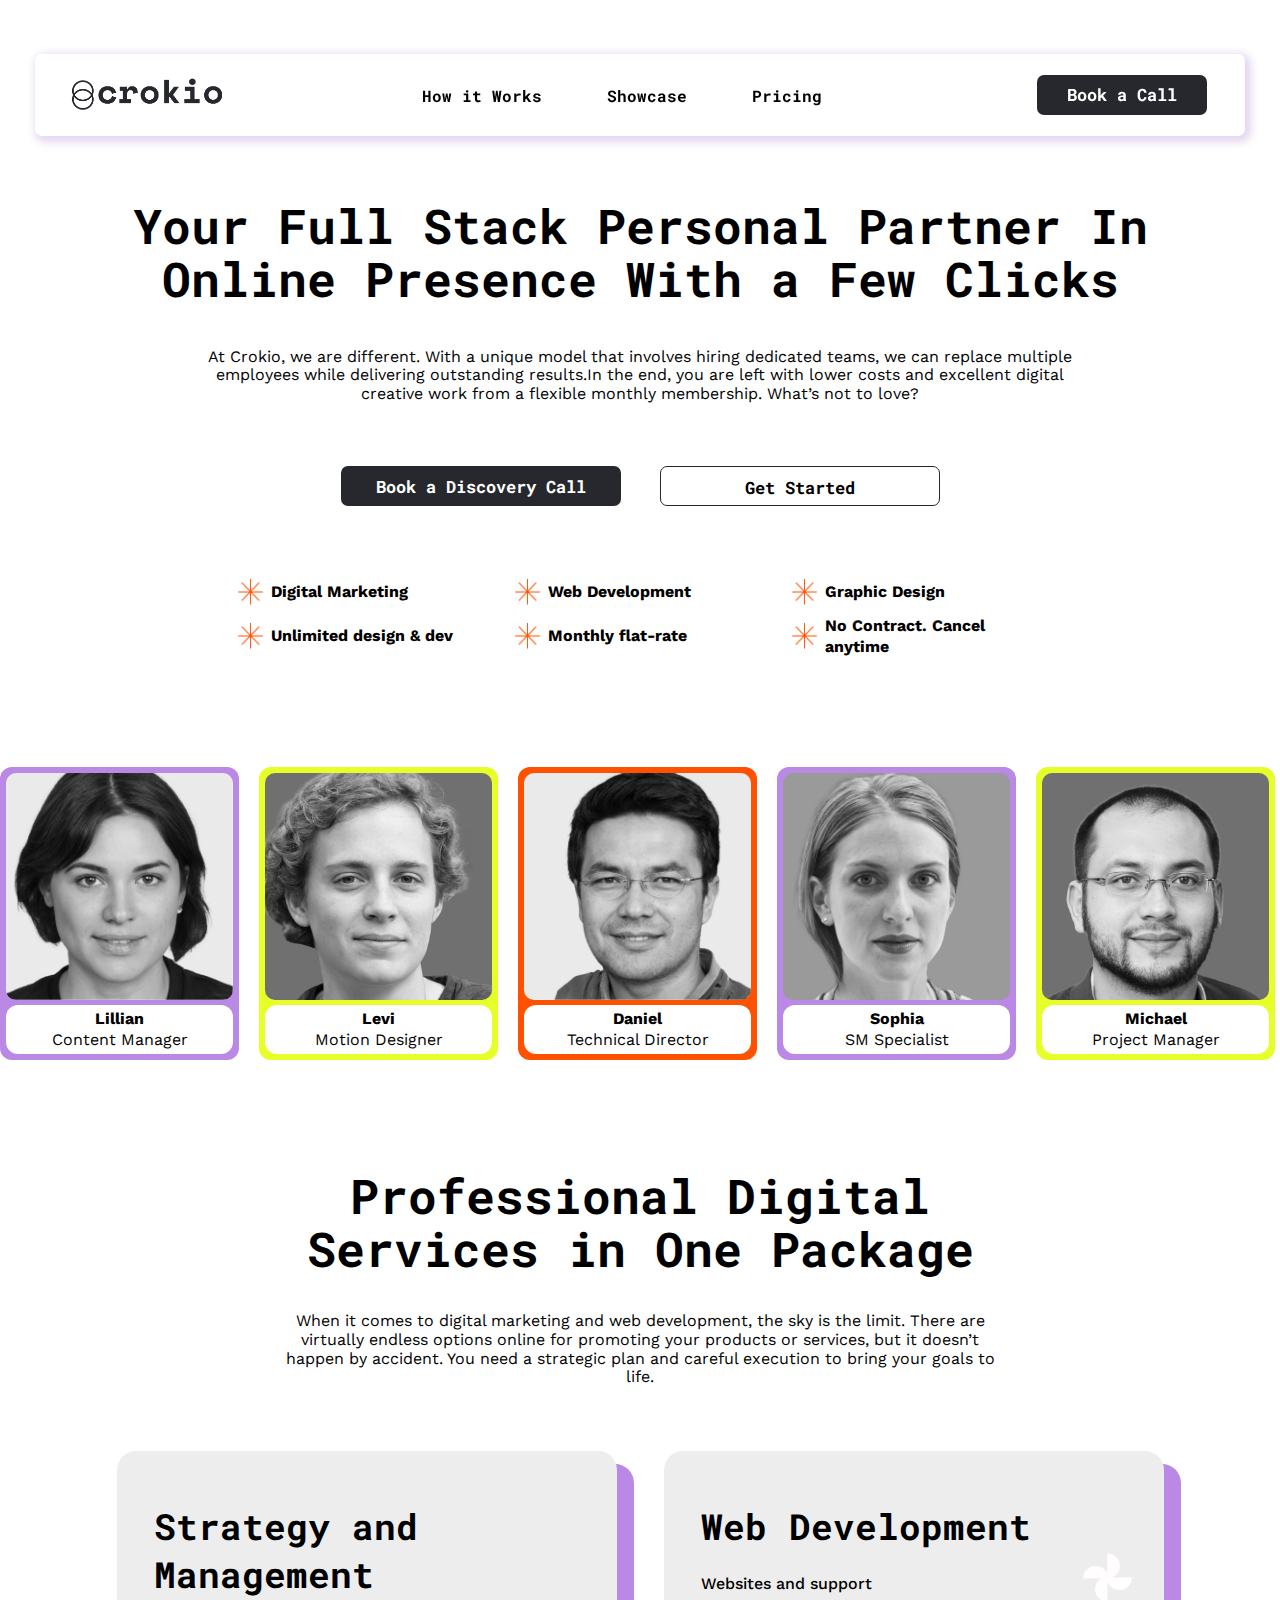
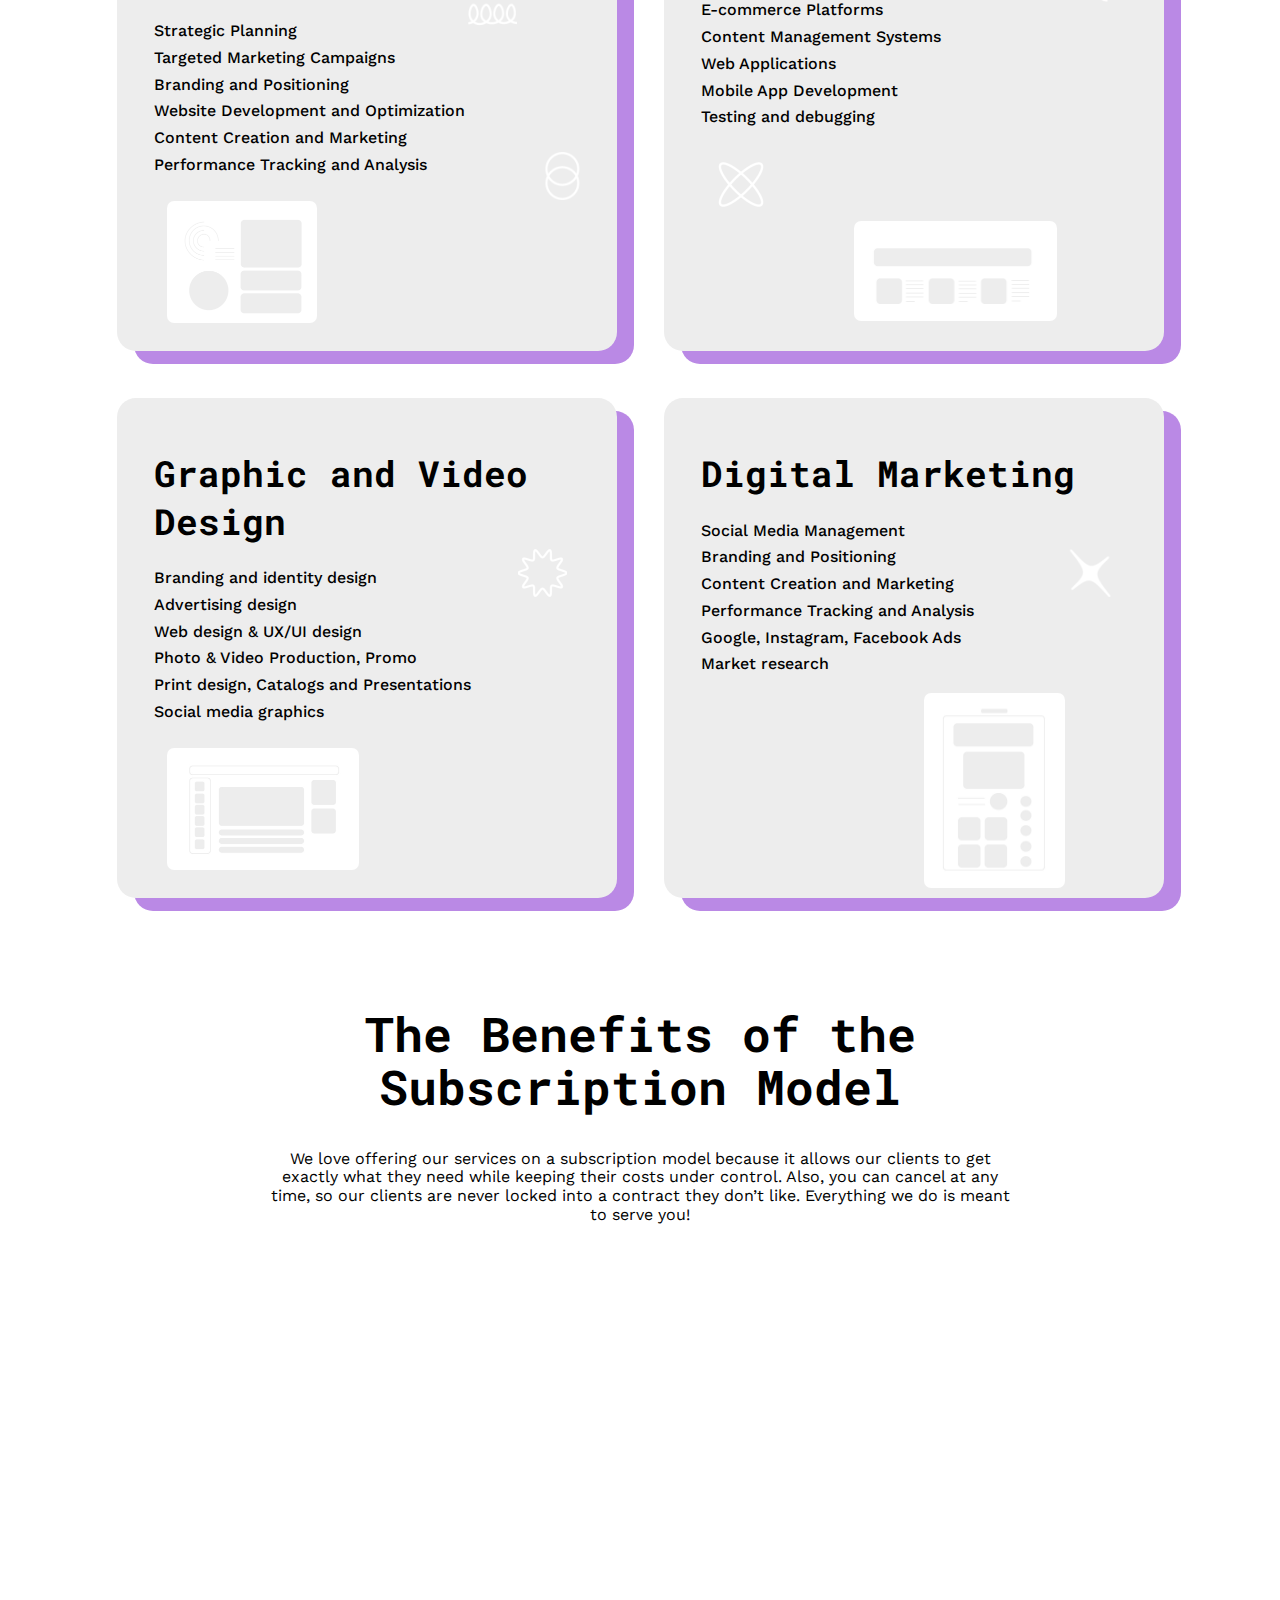
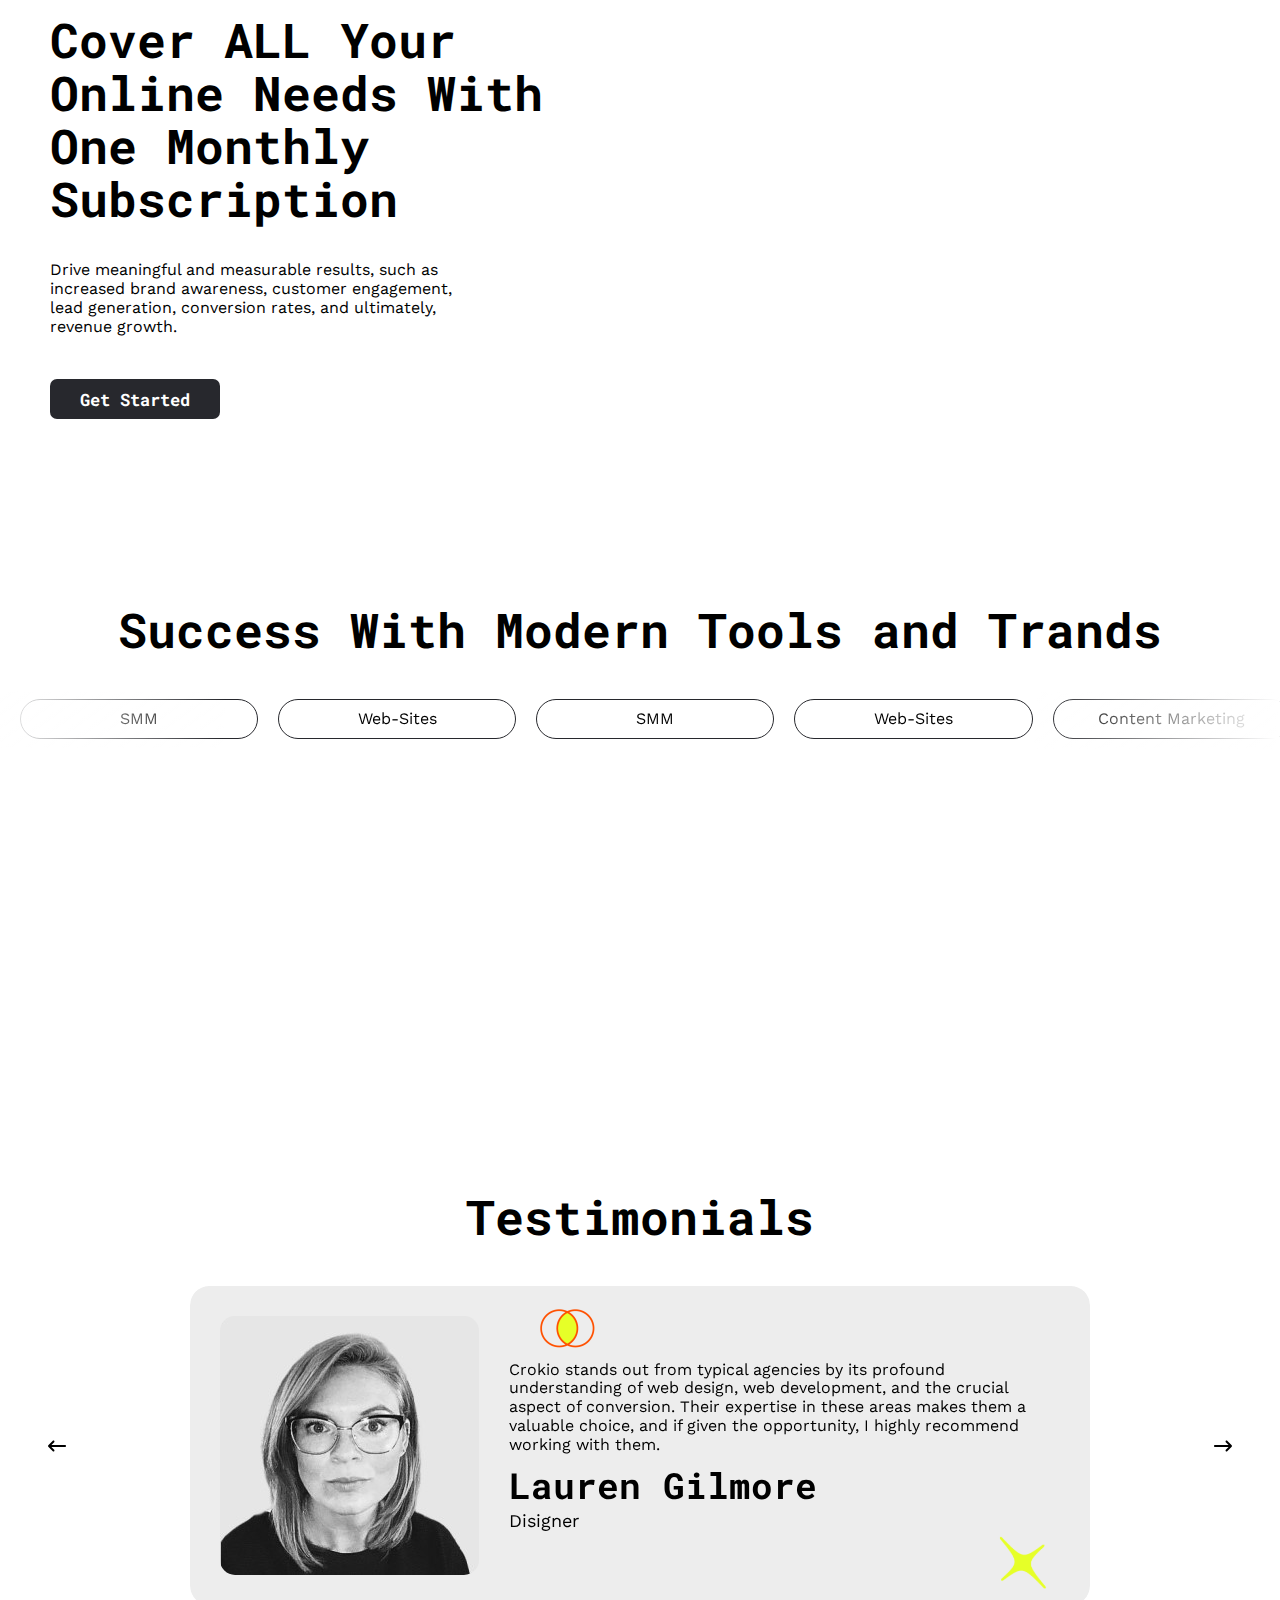
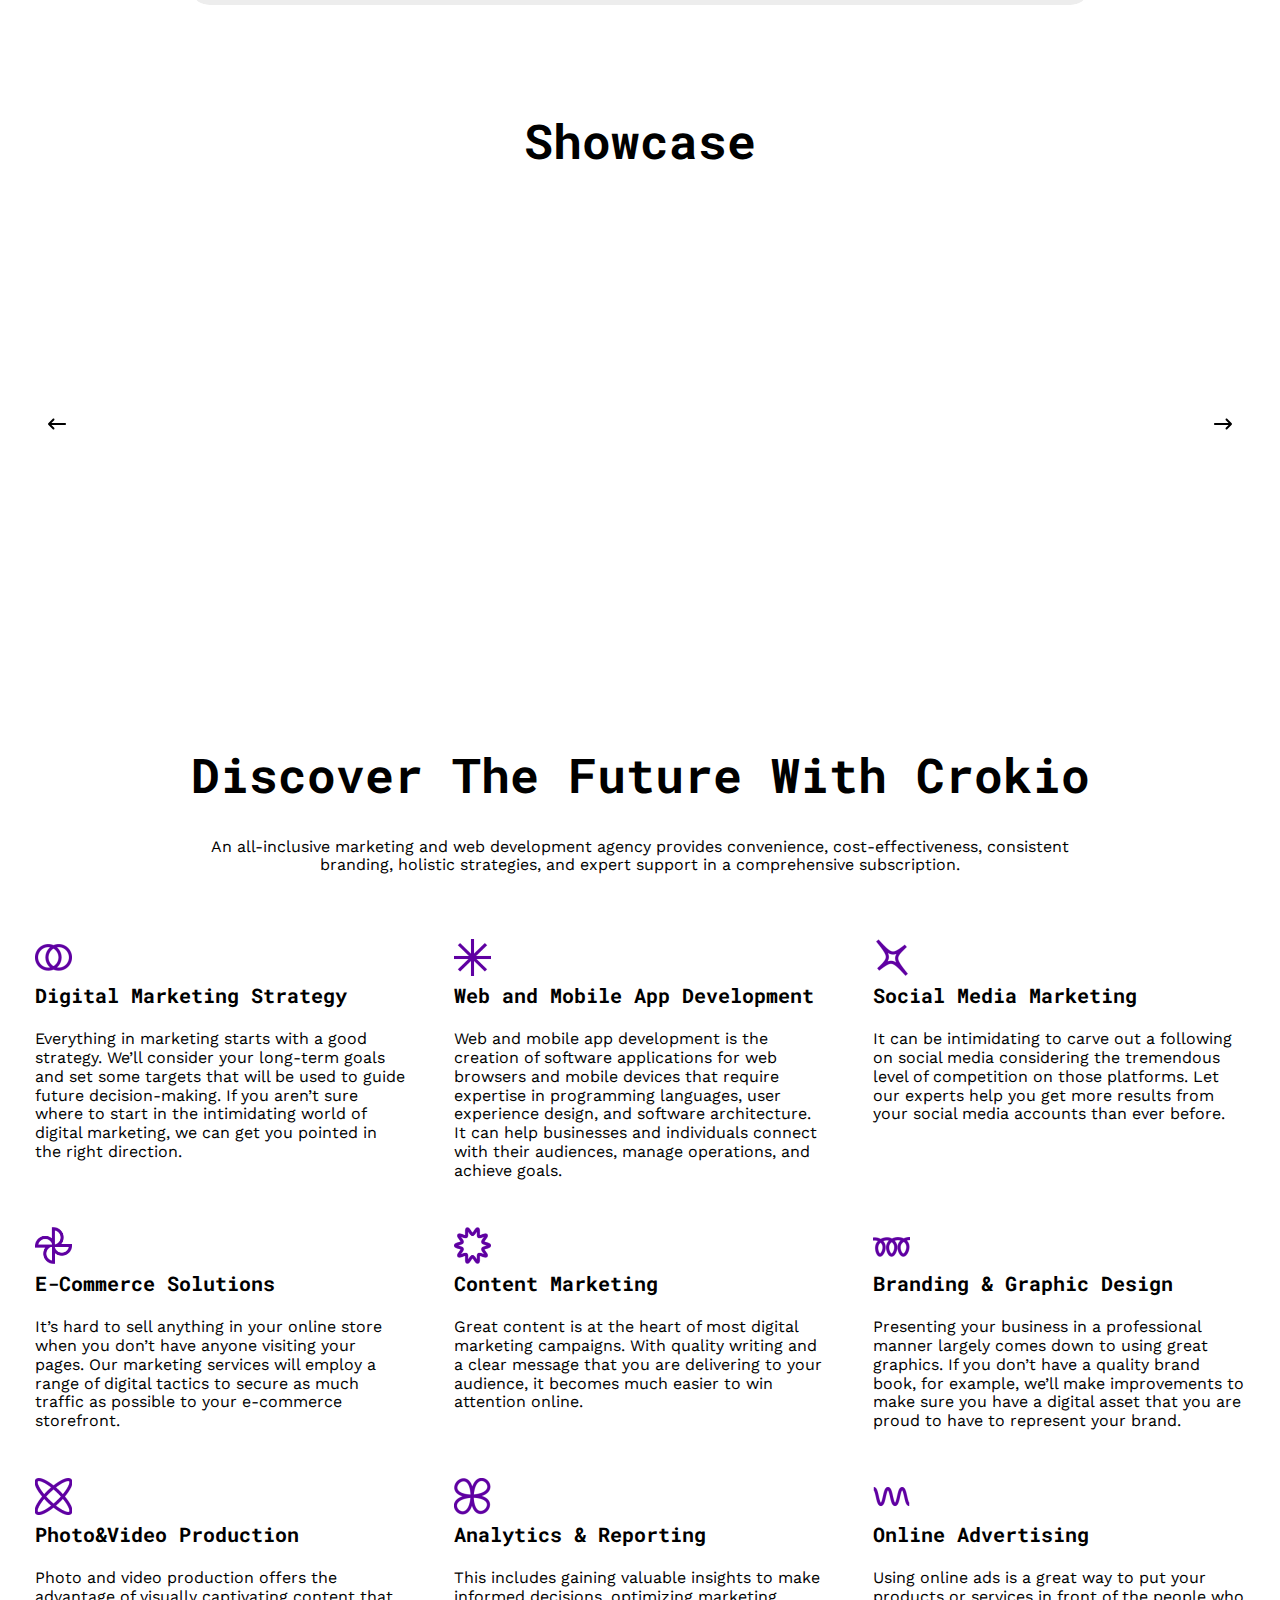
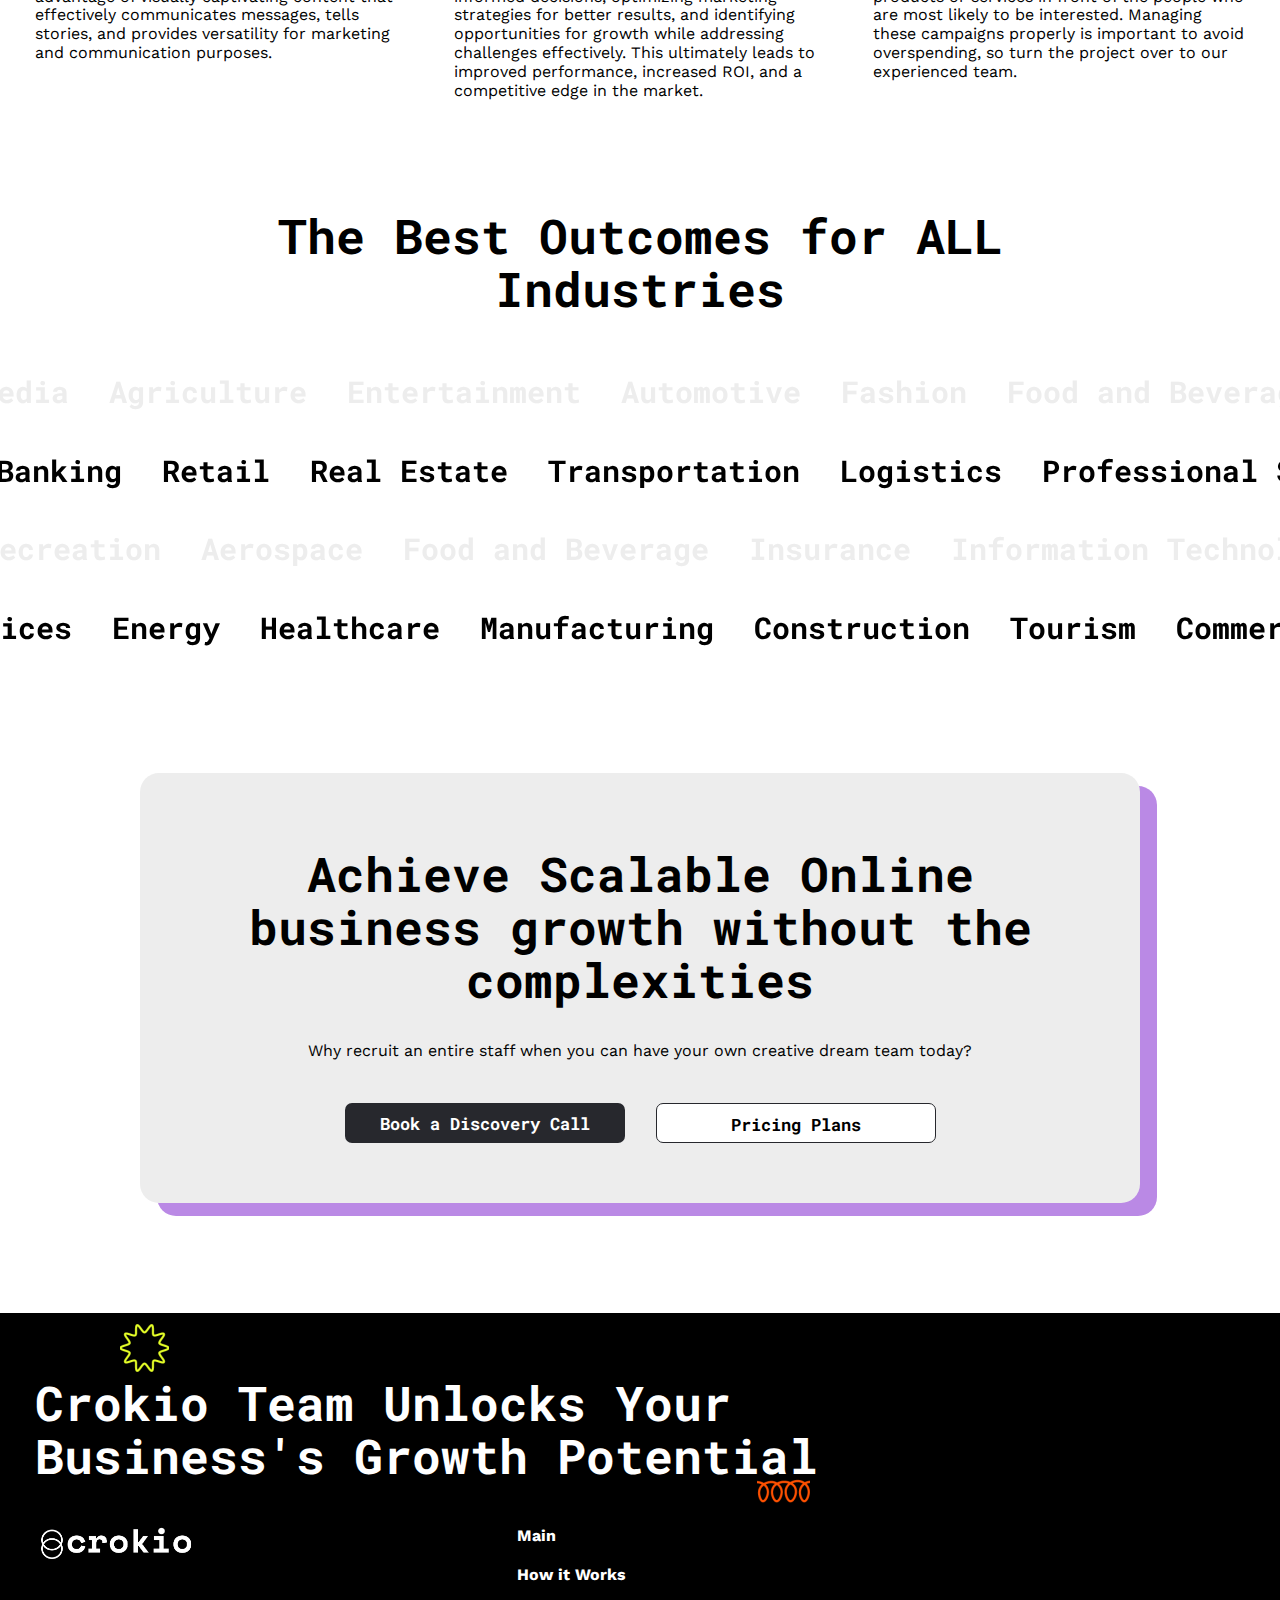
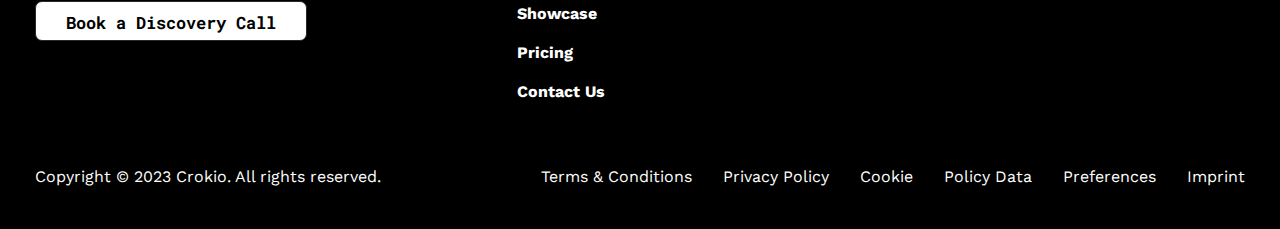
<file: index.html>
<!DOCTYPE html>
<html lang="en">
<head>
    <meta charset="UTF-8">
    <meta http-equiv="X-UA-Compatible" content="IE=edge">
    <meta name="viewport" content="width=device-width, initial-scale=1.0">
    <link rel="preconnect" href="https://fonts.googleapis.com">
    <link rel="preconnect" href="https://fonts.gstatic.com" crossorigin>
    <link href="https://fonts.googleapis.com/css2?family=Roboto+Mono:wght@400;500;700&display=swap" rel="stylesheet">
    <link rel="preconnect" href="https://fonts.googleapis.com">
    <link rel="preconnect" href="https://fonts.gstatic.com" crossorigin>
    <link href="https://fonts.googleapis.com/css2?family=Work+Sans&display=swap" rel="stylesheet">
    <script type="text/javascript" src="https://assets.calendly.com/assets/external/widget.js" async></script>
    <link rel="stylesheet" href="css/reset.css">
    <link rel="stylesheet" href="css/main.css">
    <title>Crokio</title>
</head>
<body>
    <div class="wrapper">
        <div class="calendly" id="calendly">
            <div class="calendly-inline-widget" data-url="https://calendly.com/crokio" id="modal"></div>
            <span class="calendly-close">X</span>
        </div>
        <header class="header panel" data-color="white">
            <div class="header__top">
                <div class="container">
                    <div class="header__top-inner">
                        <a class="header__top-logo" href="/">
                            <div class="logo-first"><img src="images/logo.jpg" alt=""></div>
                            <div class="logo-second"><img src="images/logo2.jpg" alt=""></div>
                        </a>
                        <a class="burger"  href="#"><span></span></a>
                        <div class="header__nav">
                            <ul class="header__nav-list">
                                <li class="header__nav-item">
                                    <a class="header__nav-link" href="works.html">How it Works</a>
                                </li>
                                <li class="header__nav-item">
                                    <a class="header__nav-link" href="showcase.html">Showcase</a>
                                </li>
                                <li class="header__nav-item">
                                    <a class="header__nav-link" href="pricing.html">Pricing</a>
                                </li>
                            </ul>
                            <a class="header__nav-button button call" href="#">Book a Call</a>
                        </div>
                    </div>
                </div>
            </div>
            <div class="header__body">
                <div class="container">
                    <div class="header__body-inner">
                        <div class="header__heading">
                            <h1 class="header__heading-title">Your Full Stack Personal Partner In Online Presence With a Few Clicks</h1>
                            <p class="header__heading-text">At Crokio, we are different. With a unique model that involves hiring dedicated teams, we can replace multiple employees while delivering outstanding results.In the end, you are left with lower costs and excellent digital creative work from a flexible monthly membership. What’s not to love?</p>
                        </div>
                        <div class="header__btn">
                            <button class="header__btn-button button call" href="#">Book a Discovery Call</button>
                            <button class="header__btn-btn btn" onclick="document.location='pricing.html'">Get Started</button>
                        </div>
                        <div class="header__row">
                            <ul class="header__row-list">
                                <li class="header__row-item">
                                    <img src="images/header/star.png" alt="star">
                                    Digital Marketing
                                </li>
                                <li class="header__row-item">
                                    <img src="images/header/star.png" alt="star">
                                    Web Development
                                </li>
                                <li class="header__row-item">
                                    <img src="images/header/star.png" alt="star">
                                    Graphic Design
                                </li>
                            </ul>
                            <ul class="header__row-list">
                                <li class="header__row-item">
                                    <img src="images/header/star.png" alt="star">
                                    Unlimited design & dev
                                </li>
                                <li class="header__row-item">
                                    <img src="images/header/star.png" alt="star">
                                    Monthly flat-rate
                                </li>
                                <li class="header__row-item">
                                    <img src="images/header/star.png" alt="star">
                                    No Contract. Cancel anytime
                                </li>
                            </ul>
                        </div>
                    </div>
                </div>
            </div>
        </header>
        <main class="main">
            <section class="main__team panel" data-color="white">
                <div class="team__inner">
                    <div class="team__slider">
                        <div class="team__slaid purple">
                            <div class="team__image-box purple__img"> 
                                <div class="team__image">
                                    <img src="images/team/ann.jpg" alt="">
                                </div>
                                <div class="team__image-info purple__info">
                                    <p class="team__info-name">Lillian</p>
                                    <p class="team__info-dir">Content Manager</p>
                                </div>
                            </div>
                        </div>
                        <div class="team__slaid yellow">
                            <div class="team__image-box yellow__img"> 
                                <div class="team__image">
                                    <img src="images/team/quality.jpg" alt="">
                                </div>
                                <div class="team__image-info yellow__info">
                                    <p class="team__info-name">Levi</p>
                                    <p class="team__info-dir">Motion Designer</p>
                                </div>
                            </div>
                        </div>
                        <div class="team__slaid orange">
                            <div class="team__image-box orange__img"> 
                                <div class="team__image">
                                    <img src="images/team/and.jpg" alt="">
                                </div>
                                <div class="team__image-info">
                                    <p class="team__info-name">Daniel</p>
                                    <p class="team__info-dir">Technical Director</p>
                                </div>
                            </div>
                        </div>
                        <div class="team__slaid purple">
                            <div class="team__image-box purple__img"> 
                                <div class="team__image">
                                    <img src="images/team/sm.png" alt="">
                                </div>
                                <div class="team__image-info purple__info">
                                    <p class="team__info-name">Sophia</p>
                                    <p class="team__info-dir">SM Specialist</p>
                                </div>
                            </div>
                        </div>
                        <div class="team__slaid yellow">
                            <div class="team__image-box yellow__img"> 
                                <div class="team__image">
                                    <img src="images/team/proj.jpg" alt="">
                                </div>
                                <div class="team__image-info yellow__info">
                                    <p class="team__info-name">Michael</p>
                                    <p class="team__info-dir">Project Manager</p>
                                </div>
                            </div>
                        </div>
                        <div class="team__slaid orange">
                            <div class="team__image-box orange__img"> 
                                <div class="team__image">
                                    <img src="images/team/web.jpg" alt="">
                                </div>
                                <div class="team__image-info">
                                    <p class="team__info-name">Noah</p>
                                    <p class="team__info-dir">Web Developer</p>
                                </div>
                            </div>
                        </div>
                        <div class="team__slaid yellow">
                            <div class="team__image-box yellow__img"> 
                                <div class="team__image">
                                    <img src="images/team/grph.png" alt="">
                                </div>
                                <div class="team__image-info yellow__info">
                                    <p class="team__info-name">Lucie</p>
                                    <p class="team__info-dir">Graphic Designer</p>
                                </div>
                            </div>
                        </div>
                        <div class="team__slaid orange">
                            <div class="team__image-box orange__img"> 
                                <div class="team__image">
                                    <img src="images/team/ios.png" alt="">
                                </div>
                                <div class="team__image-info">
                                    <p class="team__info-name">Bai</p>
                                    <p class="team__info-dir">IOS Developer</p>
                                </div>
                            </div>
                        </div>
                        <div class="team__slaid purple">
                            <div class="team__image-box purple__img"> 
                                <div class="team__image">
                                    <img src="images/team/market.jpg" alt="">
                                </div>
                                <div class="team__image-info purple__info">
                                    <p class="team__info-name">Sarah</p>
                                    <p class="team__info-dir">Marketing Specialist</p>
                                </div>
                            </div>
                        </div>
                        <div class="team__slaid yellow">
                            <div class="team__image-box yellow__img"> 
                                <div class="team__image">
                                    <img src="images/team/dan.jpg" alt="">
                                </div>
                                <div class="team__image-info yellow__info">
                                    <p class="team__info-name">David</p>
                                    <p class="team__info-dir">Java Developer</p>
                                </div>
                            </div>
                        </div>
                        <div class="team__slaid purple">
                            <div class="team__image-box purple__img"> 
                                <div class="team__image">
                                    <img src="images/team/ann.jpg" alt="">
                                </div>
                                <div class="team__image-info purple__info">
                                    <p class="team__info-name">Lillian</p>
                                    <p class="team__info-dir">Content Manager</p>
                                </div>
                            </div>
                        </div>
                        <div class="team__slaid yellow">
                            <div class="team__image-box yellow__img"> 
                                <div class="team__image">
                                    <img src="images/team/quality.jpg" alt="">
                                </div>
                                <div class="team__image-info yellow__info">
                                    <p class="team__info-name">Levi</p>
                                    <p class="team__info-dir">Motion Designer</p>
                                </div>
                            </div>
                        </div>
                        <div class="team__slaid orange">
                            <div class="team__image-box orange__img"> 
                                <div class="team__image">
                                    <img src="images/team/and.jpg" alt="">
                                </div>
                                <div class="team__image-info">
                                    <p class="team__info-name">Daniel</p>
                                    <p class="team__info-dir">Technical Director</p>
                                </div>
                            </div>
                        </div>
                        <div class="team__slaid purple">
                            <div class="team__image-box purple__img"> 
                                <div class="team__image">
                                    <img src="images/team/sm.png" alt="">
                                </div>
                                <div class="team__image-info purple__info">
                                    <p class="team__info-name">Sophia</p>
                                    <p class="team__info-dir">SM Specialist</p>
                                </div>
                            </div>
                        </div>
                        <div class="team__slaid yellow">
                            <div class="team__image-box yellow__img"> 
                                <div class="team__image">
                                    <img src="images/team/proj.jpg" alt="">
                                </div>
                                <div class="team__image-info yellow__info">
                                    <p class="team__info-name">Michael</p>
                                    <p class="team__info-dir">Project Manager</p>
                                </div>
                            </div>
                        </div>
                        <div class="team__slaid orange">
                            <div class="team__image-box orange__img"> 
                                <div class="team__image">
                                    <img src="images/team/web.jpg" alt="">
                                </div>
                                <div class="team__image-info">
                                    <p class="team__info-name">Noah</p>
                                    <p class="team__info-dir">Web Developer</p>
                                </div>
                            </div>
                        </div>
                        <div class="team__slaid yellow">
                            <div class="team__image-box yellow__img"> 
                                <div class="team__image">
                                    <img src="images/team/grph.png" alt="">
                                </div>
                                <div class="team__image-info yellow__info">
                                    <p class="team__info-name">Lucie</p>
                                    <p class="team__info-dir">Graphic Designer</p>
                                </div>
                            </div>
                        </div>
                        <div class="team__slaid orange">
                            <div class="team__image-box orange__img"> 
                                <div class="team__image">
                                    <img src="images/team/ios.png" alt="">
                                </div>
                                <div class="team__image-info">
                                    <p class="team__info-name">Bai</p>
                                    <p class="team__info-dir">IOS Developer</p>
                                </div>
                            </div>
                        </div>
                        <div class="team__slaid purple">
                            <div class="team__image-box purple__img"> 
                                <div class="team__image">
                                    <img src="images/team/market.jpg" alt="">
                                </div>
                                <div class="team__image-info purple__info">
                                    <p class="team__info-name">Sarah</p>
                                    <p class="team__info-dir">Marketing Specialist</p>
                                </div>
                            </div>
                        </div>
                        <div class="team__slaid yellow">
                            <div class="team__image-box yellow__img"> 
                                <div class="team__image">
                                    <img src="images/team/dan.jpg" alt="">
                                </div>
                                <div class="team__image-info yellow__info">
                                    <p class="team__info-name">David</p>
                                    <p class="team__info-dir">Java Developer</p>
                                </div>
                            </div>
                        </div>
                    </div>
                </div>
            </section>
            <section class="main__service panel" data-color="white">
                <div class="container">
                    <div class="service__inner">
                        <div class="service__heading">
                            <h1 class="service__heading-title">Professional Digital Services in One Package</h1>
                            <p class="service__heading-text">When it comes to digital marketing and web development, the sky is the limit. There are virtually endless options online for promoting your products or services, but it doesn’t happen by accident. You need a strategic plan and careful execution to bring your goals to life.</p>
                        </div>
                        <div class="service__grid">
                            <ul class="service__grid-list">
                                <li class="service__grid-item thr-grid anim-items">
                                    <div class="service__grid-iconst">
                                        <img src="images/servi/strat-icon.png" alt="">
                                    </div>
                                    <div class="service__grid-icost anim-items">
                                        <img src="images/servi/strat-ico.png" alt="">
                                    </div>  
                                    <div class="service__grid-iconstr">
                                        <img src="images/servi/strat-icon2.png" alt="">
                                    </div>
                                    <div class="service__grid-icostr anim-items">
                                        <img src="images/servi/strat-ico2.png" alt="">
                                    </div>  
                                    <div class="service__grid-humant anim-items">
                                        <img src="images/servi/strat-h.png" alt="">
                                    </div>
                                    <div class="service__grid-backs">
                                        <img src="images/servi/strat-no.jpg" alt="">
                                    </div>
                                    <div class="service__grid-back anim-items">
                                        <img src="images/servi/strat.jpg" alt="">
                                    </div>
                                        <h2 class="service__item-head">Strategy and Management</h2>
                                        <p class="service__item-text">Strategic Planning</p>
                                        <p class="service__item-text">Targeted Marketing Campaigns</p>
                                        <p class="service__item-text">Branding and Positioning</p>
                                        <p class="service__item-text">Website Development and Optimization</p>
                                        <p class="service__item-text">Content Creation and Marketing</p>
                                        <p class="service__item-text">Performance Tracking and Analysis</p>
                                </li>
                                <li class="service__grid-item first-grid anim-items">
                                    <div class="service__grid-icon">
                                        <img src="images/servi/web-icon.png" alt="">
                                    </div>
                                    <div class="service__grid-ico anim-items">
                                        <img src="images/servi/web-ico.png" alt="">
                                    </div>
                                    <div class="service__grid-icont">
                                        <img src="images/servi/web-icont.png" alt="">
                                    </div>
                                    <div class="service__grid-icot anim-items">
                                        <img src="images/servi/web-icot.png" alt="">
                                    </div>
                                    <div class="service__grid-human anim-items">
                                        <img src="images/servi/web-h.png" alt="">
                                    </div>
                                    <div class="service__grid-backgrs">
                                        <img src="images/servi/web-no.jpg" alt="">
                                    </div>
                                    <div class="service__grid-backgr anim-items">
                                        <img src="images/servi/web.jpg" alt="">
                                    </div>
                                    <h2 class="service__item-head">Web Development</h2>
                                    <p class="service__item-text">Websites and support</p>
                                    <p class="service__item-text">E-commerce Platforms</p>
                                    <p class="service__item-text">Content Management Systems</p>
                                    <p class="service__item-text">Web Applications</p>
                                    <p class="service__item-text">Mobile App Development</p>
                                    <p class="service__item-text">Testing and debugging</p>
                                </li>
                                <li class="service__grid-item four-grid anim-items">
                                    <div class="service__grid-icons">
                                        <img src="images/servi/vid-icon.png" alt="">
                                    </div>
                                    <div class="service__grid-icos anim-items">
                                        <img src="images/servi/vid-ico.png" alt="">
                                    </div>
                                    <div class="service__grid-humanf anim-items">
                                        <img src="images/servi/vid-h.png" alt="">
                                    </div>
                                    <div class="service__grid-backks">
                                        <img src="images/servi/vid-no.jpg" alt="">
                                    </div>
                                    <div class="service__grid-backk anim-items">
                                        <img src="images/servi/vid.jpg" alt="">
                                    </div>
                                        <h2 class="service__item-head">Graphic and Video Design</h2>
                                        <p class="service__item-text">Branding and identity design</p>
                                        <p class="service__item-text">Advertising design</p>
                                        <p class="service__item-text">Web design & UX/UI design</p>
                                        <p class="service__item-text">Photo & Video Production, Promo</p>
                                        <p class="service__item-text">Print design, Catalogs and Presentations</p>
                                        <p class="service__item-text">Social media graphics</p>
                                </li>
                                <li class="service__grid-item second-grid anim-items">
                                    <div class="service__grid-iconf">
                                        <img src="images/servi/dig-icon.png" alt="">
                                    </div>
                                    <div class="service__grid-icof anim-items">
                                        <img src="images/servi/dig-ico.png" alt="">
                                    </div>                           
                                    <div class="service__grid-humans anim-items">
                                        <img src="images/servi/deg-h.png" alt="">
                                    </div>
                                    <div class="service__grid-backgraunds">
                                        <img src="images/servi/dig-no.jpg" alt="">
                                    </div>
                                    <div class="service__grid-backgraund anim-items">
                                        <img src="images/servi/dig.jpg" alt="">
                                    </div>
                                        <h2 class="service__item-head">Digital Marketing</h2>
                                        <p class="service__item-text">Social Media Management</p>
                                        <p class="service__item-text">Branding and Positioning</p>
                                        <p class="service__item-text">Content Creation and Marketing</p>
                                        <p class="service__item-text">Performance Tracking and Analysis</p>
                                        <p class="service__item-text">Google, Instagram, Facebook Ads</p>
                                        <p class="service__item-text">Market research</p>
                                </li>
                            </ul>
                        </div>
                    </div>
                </div>
            </section>
            <section class="main__progress panel" data-color="black">
                <div class="container">
                    <div class="service__heading">
                        <h1 class="service__heading-title text">The Benefits of the Subscription Model</h1>
                        <p class="service__heading-text text">We love offering our services on a subscription model because it allows our clients to get exactly what they need while keeping their costs under control. Also, you can cancel at any time, so our clients are never locked into a contract they don’t like. Everything we do is meant to serve you!</p>
                    </div>
                    <div class="progress__inner">
                        <div class="progress anim-items"></div>
                        <div class="circle__active-first anim-items">
                            <h2 class="circle__active-title">Set Goals</h2>
                            <div class="circle anim-items"></div>
                            <p class="circle__active-text">We actively listen to your needs and goals. Clearly define the specific objectives and outcomes you want to achieve through your digital marketing efforts.</p>
                        </div>
                        <div class="circle__active-second anim-items">
                            <h2 class="circle__active-title">Strategy Development</h2>
                            <div class="circle-sec anim-items"></div>
                            <p class="circle__active-text"> Create a comprehensive plan that outlines the tactics and channels you will use to achieve your goals.</p>
                        </div>
                        <div class="circle__active-three anim-items">
                            <h2 class="circle__active-title">Implementation & Optimization</h2>
                            <div class="circle-thr anim-items"></div>
                            <p class="circle__active-text">Execute your digital presence initiatives and continuously improve them based on data and insights.</p>
                        </div>
                        <div class="circle__active-four anim-items">
                            <h2 class="circle__active-title">Get a Results</h2>
                            <div class="circle-four anim-items"></div>
                            <p class="circle__active-text">With our help, you'll get new customers, increased brand awareness, and higher sales. You'll be able to enjoy the benefits of your partnership with us.</p>
                        </div>
                    </div>
                </div>
            </section>
            <section class="main__cover panel" data-color="white">
                <div class="container">
                    <div class="cover__inner">
                        <div class="cover__heading">
                            <h1 class="cover__heading-title">Cover ALL Your Online Needs With One Monthly Subscription</h1>
                            <p class="cover__heading-text">Drive meaningful and measurable results, such as increased brand awareness, customer engagement, lead generation, conversion rates, and ultimately, revenue growth.</p>
                            <button class="cover__heading-btn button" onclick="document.location='pricing.html'">Get Started</button>
                        </div>
                        <div class="cover__row">
                            <ul class="cover__row-list">
                                <li class="cover__row-item anim-items">
                                    <div class="cover__item-img"></div>
                                    <h2 class="cover__item-head">Weekly Progress Reports</h2>
                                    <p class="cover__item-text">Weekly progress reports summarize accomplishments, tasks, milestones, and metrics.</p>
                                </li>
                                <li class="cover__row-items anim-items">
                                    <div class="cover__item-img"></div>
                                    <h2 class="cover__item-head">Crokio's Professional Team</h2>
                                    <p class="cover__item-text">Our team is the ability for businesses to delegate operational responsibilities and benefit from the expertise and efficiency of the managed team while focusing on core activities.</p>
                                </li>
                                <li class="cover__row-itemt anim-items">
                                    <div class="cover__item-img"></div>
                                    <h2 class="cover__item-head">No Contract. Cancel anytime</h2>
                                    <p class="cover__item-text">A non-contractual agreement is a freedom and flexibility for business, but trust us - you will want to be with us always. The results are what you get.</p>
                                </li>
                            </ul>
                        </div>
                    </div>
                </div>
            </section>
            <section class="main__build panel" data-color="black">
                <div class="build__inner">
                    <div class="container">
                        <div class="build__heading">
                            <h1 class="build__heading-title text">Success With Modern Tools and Trands</h1>
                        </div>
                    </div>
                    <div class="build__box">
                        <ul class="build__scroll">
                            <li class="build__scroll-item text">
                                <p>SMM</p>
                            </li>
                            <li class="build__scroll-item text">
                                <p>Web-Sites</p>
                            </li>
                            <li class="build__scroll-item text">
                                <p>SMM</p>
                            </li>
                            <li class="build__scroll-item text">
                                <p>Web-Sites</p>
                            </li>
                            <li class="build__scroll-item text">
                                <p>Content Marketing</p>
                            </li>
                            <li class="build__scroll-item text">
                                <p>Graphic Design</p>
                            </li>
                            <li class="build__scroll-item text">
                                <p>App Development</p>
                            </li>
                            <li class="build__scroll-item text">
                                <p>Catalogs</p>
                            </li>
                            <li class="build__scroll-item text">
                                <p>Branding</p>
                            </li>
                            <li class="build__scroll-item text">
                                <p>Google Advirtising</p>
                            </li>
                            <li class="build__scroll-item text">
                                <p>E-commerce Stores</p>
                            </li>
                            <li class="build__scroll-item text">
                                <p>SMM</p>
                            </li>
                            <li class="build__scroll-item text">
                                <p>Web-Sites</p>
                            </li>
                            <li class="build__scroll-item text">
                                <p>Content Marketing</p>
                            </li>
                            <li class="build__scroll-item text">
                                <p>Graphic Design</p>
                            </li>
                            <li class="build__scroll-item text">
                                <p>Google Advirtising</p>
                            </li>
                            <li class="build__scroll-item text">
                                <p>E-commerce Stores</p>
                            </li>
                            <li class="build__scroll-item text">
                                <p>SMM</p>
                            </li>
                            <li class="build__scroll-item text">
                                <p>Web-Sites</p>
                            </li>
                            <li class="build__scroll-item text">
                                <p>Content Marketing</p>
                            </li>
                            <li class="build__scroll-item text">
                                <p>Graphic Design</p>
                            </li>
                        </ul>
                    </div>
                    <div class="container">
                        <div class="build__grid">
                            <ul class="build__grid-list build-first anim-items">
                                <li class="build__grid-item">
                                    <img src="images/build/adobe.png" alt="">
                                </li>
                                <li class="build__grid-item">
                                    <img src="images/build/amaz.png" alt="">
                                </li>
                                <li class="build__grid-item">
                                    <img src="images/build/aanim.png" alt="">
                                </li>
                                <li class="build__grid-item">
                                    <img src="images/build/aeff.png" alt="">
                                </li>
                                <li class="build__grid-item">
                                    <img src="images/build/aill.png" alt="">
                                </li>
                                <li class="build__grid-item">
                                    <img src="images/build/ali.png" alt="">
                                </li>
                                <li class="build__grid-item">
                                    <img src="images/build/andr.png" alt="">
                                </li>
                                <li class="build__grid-item">
                                    <img src="images/build/aph.png" alt="">
                                </li>
                            </ul>
                            <ul class="build__grid- build-second anim-items">
                                <li class="build__grid-item">
                                    <img src="images/build/apr.png" alt="">
                                </li>
                                <li class="build__grid-item">
                                    <img src="images/build/astore.png" alt="">
                                </li>
                                <li class="build__grid-item">
                                    <img src="images/build/dis.png" alt="">
                                </li>
                                <li class="build__grid-item">
                                    <img src="images/build/fb.png" alt="">
                                </li>
                                <li class="build__grid-item">
                                    <img src="images/build/fig.png" alt="">
                                </li>
                                <li class="build__grid-item">
                                    <img src="images/build/gm.png" alt="">
                                </li>
                                <li class="build__grid-item">
                                    <img src="images/build/gpl.png" alt="">
                                </li>
                                <li class="build__grid-item">
                                    <img src="images/build/gplus.png" alt="">
                                </li>
                                <li class="build__grid-item">
                                    <img src="images/build/z.png" alt="">
                                </li>
                            </ul>
                            <ul class="build__grid-list build-three anim-items">
                                <li class="build__grid-item">
                                    <img src="images/build/wp.png" alt="">
                                </li>
                                <li class="build__grid-item">
                                    <img src="images/build/java.png" alt="">
                                </li>
                                <li class="build__grid-item">
                                    <img src="images/build/teams.png" alt="">
                                </li>
                                <li class="build__grid-item">
                                    <img src="images/build/tt.png" alt="">
                                </li>
                                <li class="build__grid-item">
                                    <img src="images/build/tw.png" alt="">
                                </li>
                                <li class="build__grid-item">
                                    <img src="images/build/v.png" alt="">
                                </li>
                                <li class="build__grid-item">
                                    <img src="images/build/whats.png" alt="">
                                </li>
                                <li class="build__grid-item">
                                    <img src="images/build/yt.png" alt="">
                                </li>
                            </ul>
                        </div>
                    </div>
                </div>
            </section>
            <section class="main__testimonials panel" data-color="white">
                <div class="container">
                    <div class="testimonials__inner">
                        <div class="testimonials__heading">
                            <h1 class="testimonials__heading-title">Testimonials</h1>
                        </div>
                        <div class="testimonials__slider-wrapper">
                                <button class="testimonials__slider-arrows testimonials__slider-prev">
                                    <svg width="24" height="24" viewBox="0 0 24 24" xmlns="http://www.w3.org/2000/svg">
                                    <path fill-rule="evenodd" clip-rule="evenodd"
                                        d="M9.20711 17.2071C8.81658 17.5976 8.18342 17.5976 7.79289 17.2071L3.29289 12.7071C2.90237 12.3166 2.90237 11.6834 3.29289 11.2929L7.79289 6.79289C8.18342 6.40237 8.81658 6.40237 9.20711 6.79289C9.59763 7.18342 9.59763 7.81658 9.20711 8.20711L6.41421 11L20 11C20.5523 11 21 11.4477 21 12C21 12.5523 20.5523 13 20 13L6.41421 13L9.20711 15.7929C9.59763 16.1834 9.59763 16.8166 9.20711 17.2071Z"/>
                                    </svg>
                                </button>
                                <button class="testimonials__slider-arrow testimonials__slider-next">
                                    <svg width="24" height="24" viewBox="0 0 24 24" xmlns="http://www.w3.org/2000/svg">
                                    <path fill-rule="evenodd" clip-rule="evenodd"
                                        d="M14.7929 6.79289C15.1834 6.40237 15.8166 6.40237 16.2071 6.79289L20.7071 11.2929C21.0976 11.6834 21.0976 12.3166 20.7071 12.7071L16.2071 17.2071C15.8166 17.5976 15.1834 17.5976 14.7929 17.2071C14.4024 16.8166 14.4024 16.1834 14.7929 15.7929L17.5858 13H4C3.44772 13 3 12.5523 3 12C3 11.4477 3.44772 11 4 11H17.5858L14.7929 8.20711C14.4024 7.81658 14.4024 7.18342 14.7929 6.79289Z"/>
                                    </svg>
                                </button>
                            <div class="testimonials__slider">
                                <div class="testimonials__slide">
                                    <img src="images/slider.png" alt="" class="img-first">
                                    <img src="images/slider2.png" alt="" class="img-second">
                                    <div class="testimonials__slide-inner">
                                        <div class="testimonials__user-photo">
                                            <img src="images/user1.jpg" alt="">
                                        </div>
                                        <div class="testimonials__content">
                                            <blockquote class="testimonials__content-quote">
                                                <p>Crokio's team is outstanding, demonstrating creativity, focus, and flexibility throughout the process. I highly recommend their services to anyone in need. Their commitment to delivering first-class service sets them apart from the competition.</p>
                                            </blockquote>
                                            <div class="testimonials__user">
                                                <h2 class="testimonials__user-name">Lauren Gilmore</h2>
                                                <p class="testimonials__user-dir">Disigner</p>
                                            </div>
                                        </div>
                                    </div>
                                </div>
                                <div class="testimonials__slide">
                                    <img src="images/slider.png" alt="" class="img-first">
                                    <img src="images/slider2.png" alt="" class="img-second">
                                    <div class="testimonials__slide-inner">
                                        <div class="testimonials__user-photo">
                                            <img src="images/user1.jpg" alt="">
                                        </div>
                                        <div class="testimonials__content">
                                            <blockquote class="testimonials__content-quote">
                                                <p>Crokio stands out from typical agencies by its profound understanding of web design, web development, and the crucial aspect of conversion. Their expertise in these areas makes them a valuable choice, and if given the opportunity, I highly recommend working with them.</p>
                                            </blockquote>
                                            <div class="testimonials__user">
                                                <h2 class="testimonials__user-name">Lauren Gilmore</h2>
                                                <p class="testimonials__user-dir">Disigner</p>
                                            </div>
                                        </div>
                                    </div>
                                </div>
                                <div class="testimonials__slide">
                                    <img src="images/slider.png" alt="" class="img-first">
                                    <img src="images/slider2.png" alt="" class="img-second">
                                    <div class="testimonials__slide-inner">
                                        <div class="testimonials__user-photo">
                                            <img src="images/user1.jpg" alt="">
                                        </div>
                                        <div class="testimonials__content">
                                            <blockquote class="testimonials__content-quote">
                                                <p>The team at Crokio is incredibly knowledgeable, professional, and so kind to deal with. I’m not sure I’ve ever seen anyone more dedicated to their work and customers, I would highly highly recommend them!</p>
                                            </blockquote>
                                            <div class="testimonials__user">
                                                <h2 class="testimonials__user-name">Lauren Gilmore</h2>
                                                <p class="testimonials__user-dir">Disigner</p>
                                            </div>
                                        </div>
                                    </div>
                                </div>
                                <div class="testimonials__slide">
                                    <img src="images/slider.png" alt="" class="img-first">
                                    <img src="images/slider2.png" alt="" class="img-second">
                                    <div class="testimonials__slide-inner">
                                        <div class="testimonials__user-photo">
                                            <img src="images/user1.jpg" alt="">
                                        </div>
                                        <div class="testimonials__content">
                                            <blockquote class="testimonials__content-quote">
                                                <p>Crokio, the marketing and web agency we collaborated with, impressed us with their ability to tailor their approach to different decision-makers, providing deep technical insights while maintaining clarity for all. Their expertise and responsiveness in addressing our inquiries were exceptional, making them a highly recommended choice in the industry.</p>
                                            </blockquote>
                                            <div class="testimonials__user">
                                                <h2 class="testimonials__user-name">Lauren Gilmore</h2>
                                                <p class="testimonials__user-dir">Disigner</p>
                                            </div>
                                        </div>
                                    </div>
                                </div>
                            </div>
                        </div>
                    </div>
                </div>
            </section>
            <section class="main__case panel" data-color="black">
                <div class="container">
                    <div class="case__inner">
                        <div class="case__heading">
                            <h1 class="case__heading-title">Showcase</h1>
                        </div>
                        <div class="case__slider-wrapper">
                            <button class="case__slider-arrows case__slider-prev">
                                <svg width="24" height="24" viewBox="0 0 24 24" xmlns="http://www.w3.org/2000/svg">
                                <path fill-rule="evenodd" clip-rule="evenodd"
                                    d="M9.20711 17.2071C8.81658 17.5976 8.18342 17.5976 7.79289 17.2071L3.29289 12.7071C2.90237 12.3166 2.90237 11.6834 3.29289 11.2929L7.79289 6.79289C8.18342 6.40237 8.81658 6.40237 9.20711 6.79289C9.59763 7.18342 9.59763 7.81658 9.20711 8.20711L6.41421 11L20 11C20.5523 11 21 11.4477 21 12C21 12.5523 20.5523 13 20 13L6.41421 13L9.20711 15.7929C9.59763 16.1834 9.59763 16.8166 9.20711 17.2071Z"/>
                                </svg>
                            </button>
                            <button class="case__slider-arrow case__slider-next">
                                <svg width="24" height="24" viewBox="0 0 24 24" xmlns="http://www.w3.org/2000/svg">
                                <path fill-rule="evenodd" clip-rule="evenodd"
                                    d="M14.7929 6.79289C15.1834 6.40237 15.8166 6.40237 16.2071 6.79289L20.7071 11.2929C21.0976 11.6834 21.0976 12.3166 20.7071 12.7071L16.2071 17.2071C15.8166 17.5976 15.1834 17.5976 14.7929 17.2071C14.4024 16.8166 14.4024 16.1834 14.7929 15.7929L17.5858 13H4C3.44772 13 3 12.5523 3 12C3 11.4477 3.44772 11 4 11H17.5858L14.7929 8.20711C14.4024 7.81658 14.4024 7.18342 14.7929 6.79289Z"/>
                                </svg>
                            </button>
                            <div class="case__slider">
                                <div class="case__slide">
                                    <div class="case__slide-photo">
                                        <img src="images/case/case1.jpg" alt="">
                                    </div>
                                </div>
                                <div class="case__slide">
                                    <div class="case__slide-photo">
                                        <img src="images/case/case2.jpg" alt="">
                                    </div>
                                </div>
                                <div class="case__slide">
                                    <div class="case__slide-photo">
                                        <img src="images/case/case1.jpg" alt="">
                                    </div>
                                </div>
                                <div class="case__slide">
                                    <div class="case__slide-photo">
                                        <img src="images/case/case2.jpg" alt="">
                                    </div>
                                </div>
                                <div class="case__slide">
                                    <div class="case__slide-photo">
                                        <img src="images/case/case2.jpg" alt="">
                                    </div>
                                </div>
                                <div class="case__slide">
                                    <div class="case__slide-photo">
                                        <img src="images/case/case1.jpg" alt="">
                                    </div>
                                </div>
                                <div class="case__slide">
                                    <div class="case__slide-photo">
                                        <img src="images/case/case2.jpg" alt="">
                                    </div>
                                </div>
                                <div class="case__slide">
                                    <div class="case__slide-photo">
                                        <img src="images/case/case1.jpg" alt="">
                                    </div>
                                </div>
                            </div>
                        </div>
                    </div>
                </div>
            </section>
            <section class="main__crokio panel" data-color="white">
                <div class="container">
                    <div class="crokio__inner">
                        <div class="crokio__heading">
                            <h1 class="crokio__heading-title">Discover The Future With Crokio</h1>
                            <p class="crokio__heading-text">An all-inclusive marketing and web development agency provides convenience, cost-effectiveness, consistent branding, holistic strategies, and expert support in a comprehensive subscription.</p>
                        </div>
                        <div class="crokio__grid">
                            <ul class="crokio__grid-list">
                                <li class="crokio__grid-item">
                                    <div class="crokio__grid-img">
                                        <img src="images/ico/1.png" alt="">
                                    </div>
                                    <h2>Digital Marketing Strategy</h2>
                                    <p>Everything in marketing starts with a good strategy. We’ll consider your long-term goals and set some targets that will be used to guide future decision-making. If you aren’t sure where to start in the intimidating world of digital marketing, we can get you pointed in the right direction.</p>
                                </li>
                                <li class="crokio__grid-item">
                                    <div class="crokio__grid-img">
                                        <img src="images/ico/2.png" alt="">
                                    </div>
                                    <h2>Web and Mobile App Development</h2>
                                    <p>Web and mobile app development is the creation of software applications for web browsers and mobile devices that require expertise in programming languages, user experience design, and software architecture. It can help businesses and individuals connect with their audiences, manage operations, and achieve goals.</p>
                                </li>
                                <li class="crokio__grid-item">
                                    <div class="crokio__grid-img">
                                        <img src="images/ico/3.png" alt="">
                                    </div>
                                    <h2>Social Media Marketing</h2>
                                    <p>It can be intimidating to carve out a following on social media considering the tremendous level of competition on those platforms. Let our experts help you get more results from your social media accounts than ever before.</p>
                                </li>
                                <li class="crokio__grid-item">
                                    <div class="crokio__grid-img">
                                        <img src="images/ico/4.png" alt="">
                                    </div>
                                    <h2>E-Commerce Solutions</h2>
                                    <p>It’s hard to sell anything in your online store when you don’t have anyone visiting your pages. Our marketing services will employ a range of digital tactics to secure as much traffic as possible to your e-commerce storefront.</p>
                                </li>
                                <li class="crokio__grid-item">
                                    <div class="crokio__grid-img">
                                        <img src="images/ico/5.png" alt="">                                       
                                    </div>
                                    <h2>Content Marketing</h2>
                                    <p>Great content is at the heart of most digital marketing campaigns. With quality writing and a clear message that you are delivering to your audience, it becomes much easier to win attention online.</p>
                                </li>
                                <li class="crokio__grid-item">
                                    <div class="crokio__grid-img">
                                        <img src="images/ico/6.png" alt="">
                                    </div>
                                    <h2>Branding & Graphic Design</h2>
                                    <p>Presenting your business in a professional manner largely comes down to using great graphics. If you don’t have a quality brand book, for example, we’ll make improvements to make sure you have a digital asset that you are proud to have to represent your brand.</p>
                                </li>
                                <li class="crokio__grid-item">
                                    <div class="crokio__grid-img">
                                        <img src="images/ico/7.png" alt="">
                                    </div>
                                    <h2>Photo&Video Production</h2>
                                    <p>Photo and video production offers the advantage of visually captivating content that effectively communicates messages, tells stories, and provides versatility for marketing and communication purposes.</p>
                                </li>
                                <li class="crokio__grid-item">
                                    <div class="crokio__grid-img">
                                        <img src="images/ico/8.png" alt="">
                                    </div>
                                    <h2>Analytics & Reporting</h2>
                                    <p>This includes gaining valuable insights to make informed decisions, optimizing marketing strategies for better results, and identifying opportunities for growth while addressing challenges effectively. This ultimately leads to improved performance, increased ROI, and a competitive edge in the market.</p>
                                </li>
                                <li class="crokio__grid-item">
                                    <div class="crokio__grid-img">
                                        <img src="images/ico/9.png" alt="">
                                    </div>
                                    <h2>Online Advertising</h2>
                                    <p>Using online ads is a great way to put your products or services in front of the people who are most likely to be interested. Managing these campaigns properly is important to avoid overspending, so turn the project over to our experienced team.</p>
                                </li>
                            </ul>
                        </div>
                    </div>
                </div>
            </section>
            <section class="main__outcomes panel" data-color="white">
                <div class="container">
                    <div class="outcomes__inner">
                        <div class="outcomes__heading">
                            <h1 class="outcomes__heading-title">The Best Outcomes for ALL Industries</h1>
                        </div>
                    </div>
                </div>
                <ul class="qoutcomes__scrolls">
                    <li class="qoutcomes__scrolls-item">
                        <p>Agriculture</p>
                    </li>
                    <li class="qoutcomes__scrolls-item">
                        <p>Entertainment</p>
                    </li>
                    <li class="qoutcomes__scrolls-item">
                        <p>Automotive</p>
                    </li>
                    <li class="qoutcomes__scrolls-item">
                        <p>Fashion</p>
                    </li>
                    <li class="qoutcomes__scrolls-item">
                        <p>Food and Beverage</p>
                    </li>
                    <li class="qoutcomes__scrolls-item">
                        <p>Media</p>
                    </li>
                    <li class="qoutcomes__scrolls-item">
                        <p>Agriculture</p>
                    </li>
                    <li class="qoutcomes__scrolls-item">
                        <p>Entertainment</p>
                    </li>
                    <li class="qoutcomes__scrolls-item">
                        <p>Automotive</p>
                    </li>
                    <li class="qoutcomes__scrolls-item">
                        <p>Fashion</p>
                    </li>
                    <li class="qoutcomes__scrolls-item">
                        <p>Food and Beverage</p>
                    </li>
                    <li class="qoutcomes__scrolls-item">
                        <p>Media</p>
                    </li>
                    <li class="qoutcomes__scrolls-item">
                        <p>Agriculture</p>
                    </li>
                    <li class="qoutcomes__scrolls-item">
                        <p>Entertainment</p>
                    </li>
                    <li class="qoutcomes__scrolls-item">
                        <p>Automotive</p>
                    </li>
                    <li class="qoutcomes__scrolls-item">
                        <p>Fashion</p>
                    </li>
                    <li class="qoutcomes__scrolls-item">
                        <p>Food and Beverage</p>
                    </li>
                    <li class="qoutcomes__scrolls-item">
                        <p>Media</p>
                    </li>
                    <li class="qoutcomes__scrolls-item">
                        <p>Agriculture</p>
                    </li>
                    <li class="qoutcomes__scrolls-item">
                        <p>Entertainment</p>
                    </li>
                    <li class="qoutcomes__scrolls-item">
                        <p>Automotive</p>
                    </li>
                    <li class="qoutcomes__scrolls-item">
                        <p>Fashion</p>
                    </li>
                    <li class="qoutcomes__scrolls-item">
                        <p>Food and Beverage</p>
                    </li>
                    <li class="qoutcomes__scrolls-item">
                        <p>Media</p>
                    </li>
                    <li class="qoutcomes__scrolls-item">
                        <p>Agriculture</p>
                    </li>
                    <li class="qoutcomes__scrolls-item">
                        <p>Entertainment</p>
                    </li>
                    <li class="qoutcomes__scrolls-item">
                        <p>Automotive</p>
                    </li>
                    <li class="qoutcomes__scrolls-item">
                        <p>Fashion</p>
                    </li>
                    <li class="qoutcomes__scrolls-item">
                        <p>Food and Beverage</p>
                    </li>
                    <li class="qoutcomes__scrolls-item">
                        <p>Media</p>
                    </li>
                    <li class="qoutcomes__scrolls-item">
                        <p>Agriculture</p>
                    </li>
                    <li class="qoutcomes__scrolls-item">
                        <p>Entertainment</p>
                    </li>
                    <li class="qoutcomes__scrolls-item">
                        <p>Automotive</p>
                    </li>
                    <li class="qoutcomes__scrolls-item">
                        <p>Fashion</p>
                    </li>
                    <li class="qoutcomes__scrolls-item">
                        <p>Food and Beverage</p>
                    </li>
                    <li class="qoutcomes__scrolls-item">
                        <p>Media</p>
                    </li>
                    <li class="qoutcomes__scrolls-item">
                        <p>Agriculture</p>
                    </li>
                    <li class="qoutcomes__scrolls-item">
                        <p>Automotive</p>
                    </li>
                    <li class="qoutcomes__scrolls-item">
                        <p>Entertainment</p>
                    </li>
                    <li class="qoutcomes__scrolls-item">
                        <p>Fashion</p>
                    </li>
                    <li class="qoutcomes__scrolls-item">
                        <p>Food and Beverage</p>
                    </li>
                    <li class="qoutcomes__scrolls-item">
                        <p>Media</p>
                    </li>
                    <li class="qoutcomes__scrolls-item">
                        <p>Agriculture</p>
                    </li>
                    <li class="qoutcomes__scrolls-item">
                        <p>Entertainment</p>
                    </li>
                    <li class="qoutcomes__scrolls-item">
                        <p>Automotive</p>
                    </li>
                    <li class="qoutcomes__scrolls-item">
                        <p>Fashion</p>
                    </li>
                    <li class="qoutcomes__scrolls-item">
                        <p>Food and Beverage</p>
                    </li>
                    <li class="qoutcomes__scrolls-item">
                        <p>Media</p>
                    </li>
                    <li class="qoutcomes__scrolls-item">
                        <p>Agriculture</p>
                    </li>
                    <li class="qoutcomes__scrolls-item">
                        <p>Entertainment</p>
                    </li>
                    <li class="qoutcomes__scrolls-item">
                        <p>Automotive</p>
                    </li>
                    <li class="qoutcomes__scrolls-item">
                        <p>Fashion</p>
                    </li>
                    <li class="qoutcomes__scrolls-item">
                        <p>Food and Beverage</p>
                    </li>
                    <li class="qoutcomes__scrolls-item">
                        <p>Media</p>
                    </li>
                    <li class="qoutcomes__scrolls-item">
                        <p>Agriculture</p>
                    </li>
                    <li class="qoutcomes__scrolls-item">
                        <p>Automotive</p>
                    </li>
                    <li class="qoutcomes__scrolls-item">
                        <p>Entertainment</p>
                    </li>
                    <li class="qoutcomes__scrolls-item">
                        <p>Fashion</p>
                    </li>
                    <li class="qoutcomes__scrolls-item">
                        <p>Food and Beverage</p>
                    </li>
                    <li class="qoutcomes__scrolls-item">
                        <p>Media</p>
                    </li>
                </ul>
                <ul class="qoutcomes__scroll">
                    <li class="qoutcomes__scroll-item">
                        <p>Technology</p>
                    </li>
                    <li class="qoutcomes__scroll-item">
                        <p>Finance and Banking</p>
                    </li>
                    <li class="qoutcomes__scroll-item">
                        <p>Retail</p>
                    </li>
                    <li class="qoutcomes__scroll-item">
                        <p>Real Estate</p>
                    </li>
                    <li class="qoutcomes__scroll-item">
                        <p>Transportation</p>
                    </li>
                    <li class="qoutcomes__scroll-item">
                        <p>Logistics</p>
                    </li>
                    <li class="qoutcomes__scroll-item">
                        <p>Professional Services</p>
                    </li>
                    <li class="qoutcomes__scroll-item">
                        <p>Technology</p>
                    </li>
                    <li class="qoutcomes__scroll-item">
                        <p>Finance and Banking</p>
                    </li>
                    <li class="qoutcomes__scroll-item">
                        <p>Retail</p>
                    </li>
                    <li class="qoutcomes__scroll-item">
                        <p>Real Estate</p>
                    </li>
                    <li class="qoutcomes__scroll-item">
                        <p>Transportation</p>
                    </li>
                    <li class="qoutcomes__scroll-item">
                        <p>Logistics</p>
                    </li>
                    <li class="qoutcomes__scroll-item">
                        <p>Professional Services</p>
                    </li>
                    <li class="qoutcomes__scroll-item">
                        <p>Technology</p>
                    </li>
                    <li class="qoutcomes__scroll-item">
                        <p>Finance and Banking</p>
                    </li>
                    <li class="qoutcomes__scroll-item">
                        <p>Retail</p>
                    </li>
                    <li class="qoutcomes__scroll-item">
                        <p>Technology</p>
                    </li>
                    <li class="qoutcomes__scroll-item">
                        <p>Finance and Banking</p>
                    </li>
                    <li class="qoutcomes__scroll-item">
                        <p>Retail</p>
                    </li>
                    <li class="qoutcomes__scroll-item">
                        <p>Real Estate</p>
                    </li>
                    <li class="qoutcomes__scroll-item">
                        <p>Transportation</p>
                    </li>
                    <li class="qoutcomes__scroll-item">
                        <p>Logistics</p>
                    </li>
                    <li class="qoutcomes__scroll-item">
                        <p>Professional Services</p>
                    </li>
                    <li class="qoutcomes__scroll-item">
                        <p>Technology</p>
                    </li>
                    <li class="qoutcomes__scroll-item">
                        <p>Finance and Banking</p>
                    </li>
                    <li class="qoutcomes__scroll-item">
                        <p>Retail</p>
                    </li>
                    <li class="qoutcomes__scroll-item">
                        <p>Real Estate</p>
                    </li>
                    <li class="qoutcomes__scroll-item">
                        <p>Transportation</p>
                    </li>
                    <li class="qoutcomes__scroll-item">
                        <p>Logistics</p>
                    </li>
                    <li class="qoutcomes__scroll-item">
                        <p>Professional Services</p>
                    </li>
                    <li class="qoutcomes__scroll-item">
                        <p>Technology</p>
                    </li>
                    <li class="qoutcomes__scroll-item">
                        <p>Finance and Banking</p>
                    </li>
                    <li class="qoutcomes__scroll-item">
                        <p>Retail</p>
                    </li>
                    <li class="qoutcomes__scroll-item">
                        <p>Real Estate</p>
                    </li>
                    <li class="qoutcomes__scroll-item">
                        <p>Transportation</p>
                    </li>
                    <li class="qoutcomes__scroll-item">
                        <p>Logistics</p>
                    </li>
                    <li class="qoutcomes__scroll-item">
                        <p>Professional Services</p>
                    </li>
                    <li class="qoutcomes__scroll-item">
                        <p>Technology</p>
                    </li>
                    <li class="qoutcomes__scroll-item">
                        <p>Finance and Banking</p>
                    </li>
                    <li class="qoutcomes__scroll-item">
                        <p>Retail</p>
                    </li>
                    <li class="qoutcomes__scroll-item">
                        <p>Technology</p>
                    </li>
                    <li class="qoutcomes__scroll-item">
                        <p>Finance and Banking</p>
                    </li>
                    <li class="qoutcomes__scroll-item">
                        <p>Retail</p>
                    </li>
                    <li class="qoutcomes__scroll-item">
                        <p>Real Estate</p>
                    </li>
                    <li class="qoutcomes__scroll-item">
                        <p>Transportation</p>
                    </li>
                    <li class="qoutcomes__scroll-item">
                        <p>Logistics</p>
                    </li>
                    <li class="qoutcomes__scroll-item">
                        <p>Professional Services</p>
                    </li>
                    <li class="qoutcomes__scroll-item">
                        <p>Technology</p>
                    </li>
                    <li class="qoutcomes__scroll-item">
                        <p>Finance and Banking</p>
                    </li>
                    <li class="qoutcomes__scroll-item">
                        <p>Retail</p>
                    </li>
                    <li class="qoutcomes__scroll-item">
                        <p>Real Estate</p>
                    </li>
                    <li class="qoutcomes__scroll-item">
                        <p>Transportation</p>
                    </li>
                    <li class="qoutcomes__scroll-item">
                        <p>Logistics</p>
                    </li>
                    <li class="qoutcomes__scroll-item">
                        <p>Professional Services</p>
                    </li>
                    <li class="qoutcomes__scroll-item">
                        <p>Technology</p>
                    </li>
                    <li class="qoutcomes__scroll-item">
                        <p>Finance and Banking</p>
                    </li>
                    <li class="qoutcomes__scroll-item">
                        <p>Retail</p>
                    </li>
                </ul>
                <ul class="qoutcomes__scrolls">
                    <li class="qoutcomes__scrolls-item">
                        <p>Food and Beverage</p>
                    </li>
                    <li class="qoutcomes__scrolls-item">
                        <p>Insurance</p>
                    </li>
                    <li class="qoutcomes__scrolls-item">
                        <p>Information Technology</p>
                    </li>
                    <li class="qoutcomes__scrolls-item">
                        <p>Pharmaceuticals</p>
                    </li>
                    <li class="qoutcomes__scrolls-item">
                        <p>Sports and Recreation</p>
                    </li>
                    <li class="qoutcomes__scrolls-item">
                        <p>Aerospace</p>
                    </li>
                    <li class="qoutcomes__scrolls-item">
                        <p>Food and Beverage</p>
                    </li>
                    <li class="qoutcomes__scrolls-item">
                        <p>Insurance</p>
                    </li>
                    <li class="qoutcomes__scrolls-item">
                        <p>Information Technology</p>
                    </li>
                    <li class="qoutcomes__scrolls-item">
                        <p>Pharmaceuticals</p>
                    </li>
                    <li class="qoutcomes__scrolls-item">
                        <p>Sports and Recreation</p>
                    </li>
                    <li class="qoutcomes__scrolls-item">
                        <p>Aerospace</p>
                    </li>
                    <li class="qoutcomes__scrolls-item">
                        <p>Food and Beverage</p>
                    </li>
                    <li class="qoutcomes__scrolls-item">
                        <p>Food and Beverage</p>
                    </li>
                    <li class="qoutcomes__scrolls-item">
                        <p>Insurance</p>
                    </li>
                    <li class="qoutcomes__scrolls-item">
                        <p>Information Technology</p>
                    </li>
                    <li class="qoutcomes__scrolls-item">
                        <p>Pharmaceuticals</p>
                    </li>
                    <li class="qoutcomes__scrolls-item">
                        <p>Sports and Recreation</p>
                    </li>
                    <li class="qoutcomes__scrolls-item">
                        <p>Aerospace</p>
                    </li>
                    <li class="qoutcomes__scrolls-item">
                        <p>Food and Beverage</p>
                    </li>
                    <li class="qoutcomes__scrolls-item">
                        <p>Insurance</p>
                    </li>
                    <li class="qoutcomes__scrolls-item">
                        <p>Information Technology</p>
                    </li>
                    <li class="qoutcomes__scrolls-item">
                        <p>Pharmaceuticals</p>
                    </li>
                    <li class="qoutcomes__scrolls-item">
                        <p>Sports and Recreation</p>
                    </li>
                    <li class="qoutcomes__scrolls-item">
                        <p>Aerospace</p>
                    </li>
                    <li class="qoutcomes__scrolls-item">
                        <p>Food and Beverage</p>
                    </li>
                    <li class="qoutcomes__scrolls-item">
                        <p>Food and Beverage</p>
                    </li>
                    <li class="qoutcomes__scrolls-item">
                        <p>Insurance</p>
                    </li>
                    <li class="qoutcomes__scrolls-item">
                        <p>Information Technology</p>
                    </li>
                    <li class="qoutcomes__scrolls-item">
                        <p>Pharmaceuticals</p>
                    </li>
                    <li class="qoutcomes__scrolls-item">
                        <p>Sports and Recreation</p>
                    </li>
                    <li class="qoutcomes__scrolls-item">
                        <p>Aerospace</p>
                    </li>
                    <li class="qoutcomes__scrolls-item">
                        <p>Food and Beverage</p>
                    </li>
                    <li class="qoutcomes__scrolls-item">
                        <p>Insurance</p>
                    </li>
                    <li class="qoutcomes__scrolls-item">
                        <p>Information Technology</p>
                    </li>
                    <li class="qoutcomes__scrolls-item">
                        <p>Pharmaceuticals</p>
                    </li>
                    <li class="qoutcomes__scrolls-item">
                        <p>Sports and Recreation</p>
                    </li>
                    <li class="qoutcomes__scrolls-item">
                        <p>Aerospace</p>
                    </li>
                    <li class="qoutcomes__scrolls-item">
                        <p>Food and Beverage</p>
                    </li>
                    <li class="qoutcomes__scrolls-item">
                        <p>Insurance</p>
                    </li>
                    <li class="qoutcomes__scrolls-item">
                        <p>Information Technology</p>
                    </li>
                    <li class="qoutcomes__scrolls-item">
                        <p>Pharmaceuticals</p>
                    </li>
                    <li class="qoutcomes__scrolls-item">
                        <p>Sports and Recreation</p>
                    </li>
                    <li class="qoutcomes__scrolls-item">
                        <p>Aerospace</p>
                    </li>
                    <li class="qoutcomes__scrolls-item">
                        <p>Food and Beverage</p>
                    </li>
                    <li class="qoutcomes__scrolls-item">
                        <p>Insurance</p>
                    </li>
                    <li class="qoutcomes__scrolls-item">
                        <p>Information Technology</p>
                    </li>
                    <li class="qoutcomes__scrolls-item">
                        <p>Pharmaceuticals</p>
                    </li>
                    <li class="qoutcomes__scrolls-item">
                        <p>Sports and Recreation</p>
                    </li>
                    <li class="qoutcomes__scrolls-item">
                        <p>Aerospace</p>
                    </li>
                    <li class="qoutcomes__scrolls-item">
                        <p>Food and Beverage</p>
                    </li>
                    <li class="qoutcomes__scrolls-item">
                        <p>Insurance</p>
                    </li>
                    <li class="qoutcomes__scrolls-item">
                        <p>Information Technology</p>
                    </li>
                    <li class="qoutcomes__scrolls-item">
                        <p>Pharmaceuticals</p>
                    </li>
                    <li class="qoutcomes__scrolls-item">
                        <p>Sports and Recreation</p>
                    </li>
                    <li class="qoutcomes__scrolls-item">
                        <p>Aerospace</p>
                    </li>
                    <li class="qoutcomes__scrolls-item">
                        <p>Food and Beverage</p>
                    </li>
                    <li class="qoutcomes__scrolls-item">
                        <p>Insurance</p>
                    </li>
                    <li class="qoutcomes__scrolls-item">
                        <p>Information Technology</p>
                    </li>
                    <li class="qoutcomes__scrolls-item">
                        <p>Pharmaceuticals</p>
                    </li>
                    <li class="qoutcomes__scrolls-item">
                        <p>Sports and Recreation</p>
                    </li>
                    <li class="qoutcomes__scrolls-item">
                        <p>Aerospace</p>
                    </li>
                </ul>
                <ul class="qoutcomes__scroll">
                    <li class="qoutcomes__scroll-item">
                        <p>Commercial Services</p>
                    </li>
                    <li class="qoutcomes__scroll-item">
                        <p>Energy</p>
                    </li>
                    <li class="qoutcomes__scroll-item">
                        <p>Healthcare</p>
                    </li>
                    <li class="qoutcomes__scroll-item">
                        <p>Manufacturing</p>
                    </li>
                    <li class="qoutcomes__scroll-item">
                        <p>Construction</p>
                    </li>
                    <li class="qoutcomes__scroll-item">
                        <p>Tourism</p>
                    </li>
                    <li class="qoutcomes__scroll-item">
                        <p>Commercial Services</p>
                    </li>
                    <li class="qoutcomes__scroll-item">
                        <p>Energy</p>
                    </li>
                    <li class="qoutcomes__scroll-item">
                        <p>Healthcare</p>
                    </li>
                    <li class="qoutcomes__scroll-item">
                        <p>Manufacturing</p>
                    </li>
                    <li class="qoutcomes__scroll-item">
                        <p>Construction</p>
                    </li>
                    <li class="qoutcomes__scroll-item">
                        <p>Tourism</p>
                    </li>
                    <li class="qoutcomes__scroll-item">
                        <p>Commercial Services</p>
                    </li>
                    <li class="qoutcomes__scroll-item">
                        <p>Commercial Services</p>
                    </li>
                    <li class="qoutcomes__scroll-item">
                        <p>Energy</p>
                    </li>
                    <li class="qoutcomes__scroll-item">
                        <p>Healthcare</p>
                    </li>
                    <li class="qoutcomes__scroll-item">
                        <p>Manufacturing</p>
                    </li>
                    <li class="qoutcomes__scroll-item">
                        <p>Construction</p>
                    </li>
                    <li class="qoutcomes__scroll-item">
                        <p>Tourism</p>
                    </li>
                    <li class="qoutcomes__scroll-item">
                        <p>Commercial Services</p>
                    </li>
                    <li class="qoutcomes__scroll-item">
                        <p>Energy</p>
                    </li>
                    <li class="qoutcomes__scroll-item">
                        <p>Healthcare</p>
                    </li>
                    <li class="qoutcomes__scroll-item">
                        <p>Manufacturing</p>
                    </li>
                    <li class="qoutcomes__scroll-item">
                        <p>Construction</p>
                    </li>
                    <li class="qoutcomes__scroll-item">
                        <p>Tourism</p>
                    </li>
                    <li class="qoutcomes__scroll-item">
                        <p>Commercial Services</p>
                    </li>
                    <li class="qoutcomes__scroll-item">
                        <p>Commercial Services</p>
                    </li>
                    <li class="qoutcomes__scroll-item">
                        <p>Energy</p>
                    </li>
                    <li class="qoutcomes__scroll-item">
                        <p>Healthcare</p>
                    </li>
                    <li class="qoutcomes__scroll-item">
                        <p>Manufacturing</p>
                    </li>
                    <li class="qoutcomes__scroll-item">
                        <p>Construction</p>
                    </li>
                    <li class="qoutcomes__scroll-item">
                        <p>Tourism</p>
                    </li>
                    <li class="qoutcomes__scroll-item">
                        <p>Commercial Services</p>
                    </li>
                    <li class="qoutcomes__scroll-item">
                        <p>Energy</p>
                    </li>
                    <li class="qoutcomes__scroll-item">
                        <p>Healthcare</p>
                    </li>
                    <li class="qoutcomes__scroll-item">
                        <p>Manufacturing</p>
                    </li>
                    <li class="qoutcomes__scroll-item">
                        <p>Construction</p>
                    </li>
                    <li class="qoutcomes__scroll-item">
                        <p>Tourism</p>
                    </li>
                    <li class="qoutcomes__scroll-item">
                        <p>Commercial Services</p>
                    </li>
                    <li class="qoutcomes__scroll-item">
                        <p>Commercial Services</p>
                    </li>
                    <li class="qoutcomes__scroll-item">
                        <p>Energy</p>
                    </li>
                    <li class="qoutcomes__scroll-item">
                        <p>Healthcare</p>
                    </li>
                    <li class="qoutcomes__scroll-item">
                        <p>Manufacturing</p>
                    </li>
                    <li class="qoutcomes__scroll-item">
                        <p>Construction</p>
                    </li>
                    <li class="qoutcomes__scroll-item">
                        <p>Tourism</p>
                    </li>
                    <li class="qoutcomes__scroll-item">
                        <p>Commercial Services</p>
                    </li>
                    <li class="qoutcomes__scroll-item">
                        <p>Energy</p>
                    </li>
                    <li class="qoutcomes__scroll-item">
                        <p>Healthcare</p>
                    </li>
                    <li class="qoutcomes__scroll-item">
                        <p>Manufacturing</p>
                    </li>
                    <li class="qoutcomes__scroll-item">
                        <p>Construction</p>
                    </li>
                    <li class="qoutcomes__scroll-item">
                        <p>Tourism</p>
                    </li>
                    <li class="qoutcomes__scroll-item">
                        <p>Commercial Services</p>
                    </li>
                    <li class="qoutcomes__scroll-item">
                        <p>Energy</p>
                    </li>
                    <li class="qoutcomes__scroll-item">
                        <p>Healthcare</p>
                    </li>
                    <li class="qoutcomes__scroll-item">
                        <p>Manufacturing</p>
                    </li>
                    <li class="qoutcomes__scroll-item">
                        <p>Construction</p>
                    </li>
                    <li class="qoutcomes__scroll-item">
                        <p>Tourism</p>
                    </li>
                    <li class="qoutcomes__scroll-item">
                        <p>Commercial Services</p>
                    </li>
                    <li class="qoutcomes__scroll-item">
                        <p>Energy</p>
                    </li>
                    <li class="qoutcomes__scroll-item">
                        <p>Healthcare</p>
                    </li>
                    <li class="qoutcomes__scroll-item">
                        <p>Manufacturing</p>
                    </li>
                    <li class="qoutcomes__scroll-item">
                        <p>Construction</p>
                    </li>
                    <li class="qoutcomes__scroll-item">
                        <p>Tourism</p>
                    </li>
                    <li class="qoutcomes__scroll-item">
                        <p>Commercial Services</p>
                    </li>
                    <li class="qoutcomes__scroll-item">
                        <p>Energy</p>
                    </li>
                    <li class="qoutcomes__scroll-item">
                        <p>Healthcare</p>
                    </li>
                    <li class="qoutcomes__scroll-item">
                        <p>Manufacturing</p>
                    </li>
                    <li class="qoutcomes__scroll-item">
                        <p>Construction</p>
                    </li>
                    <li class="qoutcomes__scroll-item">
                        <p>Tourism</p>
                    </li>
                    <li class="qoutcomes__scroll-item">
                        <p>Commercial Services</p>
                    </li>
                    <li class="qoutcomes__scroll-item">
                        <p>Energy</p>
                    </li>
                    <li class="qoutcomes__scroll-item">
                        <p>Healthcare</p>
                    </li>
                    <li class="qoutcomes__scroll-item">
                        <p>Manufacturing</p>
                    </li>
                    <li class="qoutcomes__scroll-item">
                        <p>Construction</p>
                    </li>
                    <li class="qoutcomes__scroll-item">
                        <p>Tourism</p>
                    </li>
                </ul>
            </section>
            <section class="main__business panel" data-color="white">
                <div class="container">
                    <div class="business__inner">
                        <div class="business__box anim-items">
                            <div class="business__content">
                                <h1 class="business__content-title">Achieve Scalable Online business growth without the complexities</h1>
                                <p class="business__content-text">Why recruit an entire staff when you can have your own creative dream team today?</p>
                                <div class="business__btn">
                                    <button class="business__btn-button button call" href="#">Book a Discovery Call</button>
                                    <button class="business__btn-btn btn">Pricing Plans</button>
                                </div>
                            </div>
                        </div>
                    </div>
                </div>
            </section>
        </main>
        <footer class="footer">
            <img src="images/ico/fill.png" alt="" class="footer-ill">
            <img src="images/servi/vid-ico.png" alt="" class="footer-il">
            <div class="container">
                <div class="footer__inner">
                    <div class="footer__heading">
                        <h1 class="footer__heading-title tit">Crokio Team Unlocks Your Business's Growth Potential</h1>
                    </div>
                    <div class="footer__body">
                        <div class="footer__logo-box">
                            <a class="footer__logo" xlink:href="/">
                                <div class="footer__logo-first" href="#"><img src="images/logow.png" alt=""></div>
                                <div class="footer__logo-second" href="#"><img src="images/logow1.png" alt=""></div>
                            </a>
                            <div class="footer__buttons-box">
                                <button class="footer__button btn call" href="#">Book a Discovery Call</button>
                            </div>
                        </div>
                        <nav class="footer__nav">
                            <ul class="footer__nav-list">
                                <li class="footer__nav-item">
                                    <a href="index.html" class="footer__nav-link head">Main</a>
                                </li>
                                <li class="footer__nav-item">
                                    <a href="works.html" class="footer__nav-link">How it Works</a>
                                </li>
                                <li class="footer__nav-item">
                                    <a href="showcase.html" class="footer__nav-link">Showcase</a>
                                </li>
                                <li class="footer__nav-item">
                                    <a href="pricing.html" class="footer__nav-link">Pricing</a>
                                </li>
                                <li class="footer__nav-item">
                                    <a href="#" class="footer__nav-link call">Contact Us</a>
                                </li>
                            </ul>
                        </nav>
                    </div>
                    <div class="footer__bottom">
                        <div class="footer__bottom-info">
                            Copyright © 2023 Crokio. All rights reserved.
                        </div>
                        <ul class="footer__bottom-list">
                            <li class="footer__bottom-item">
                                <a href="#" class="footer__bottom-link">Terms & Conditions</a>
                            </li>
                            <li class="footer__bottom-item">
                                <a href="#" class="footer__bottom-link">Privacy Policy</a>
                            </li>
                            <li class="footer__bottom-item">
                                <a href="#" class="footer__bottom-link">Cookie</a>
                            </li>
                            <li class="footer__bottom-item">
                                <a href="#" class="footer__bottom-link">Policy Data</a>
                            </li>
                            <li class="footer__bottom-item">
                                <a href="#" class="footer__bottom-link">Preferences</a>
                            </li>
                            <li class="footer__bottom-item">
                                <a href="#" class="footer__bottom-link">Imprint</a>
                            </li>
                        </ul>
                    </div>
                </div>
            </div>
        </footer>
    </div>
    <script src="https://code.jquery.com/jquery-3.7.0.min.js"></script>
    <script src="js/slick.min.js"></script>
    <script src="js/script.js"></script>
</body>
</html>
</file>
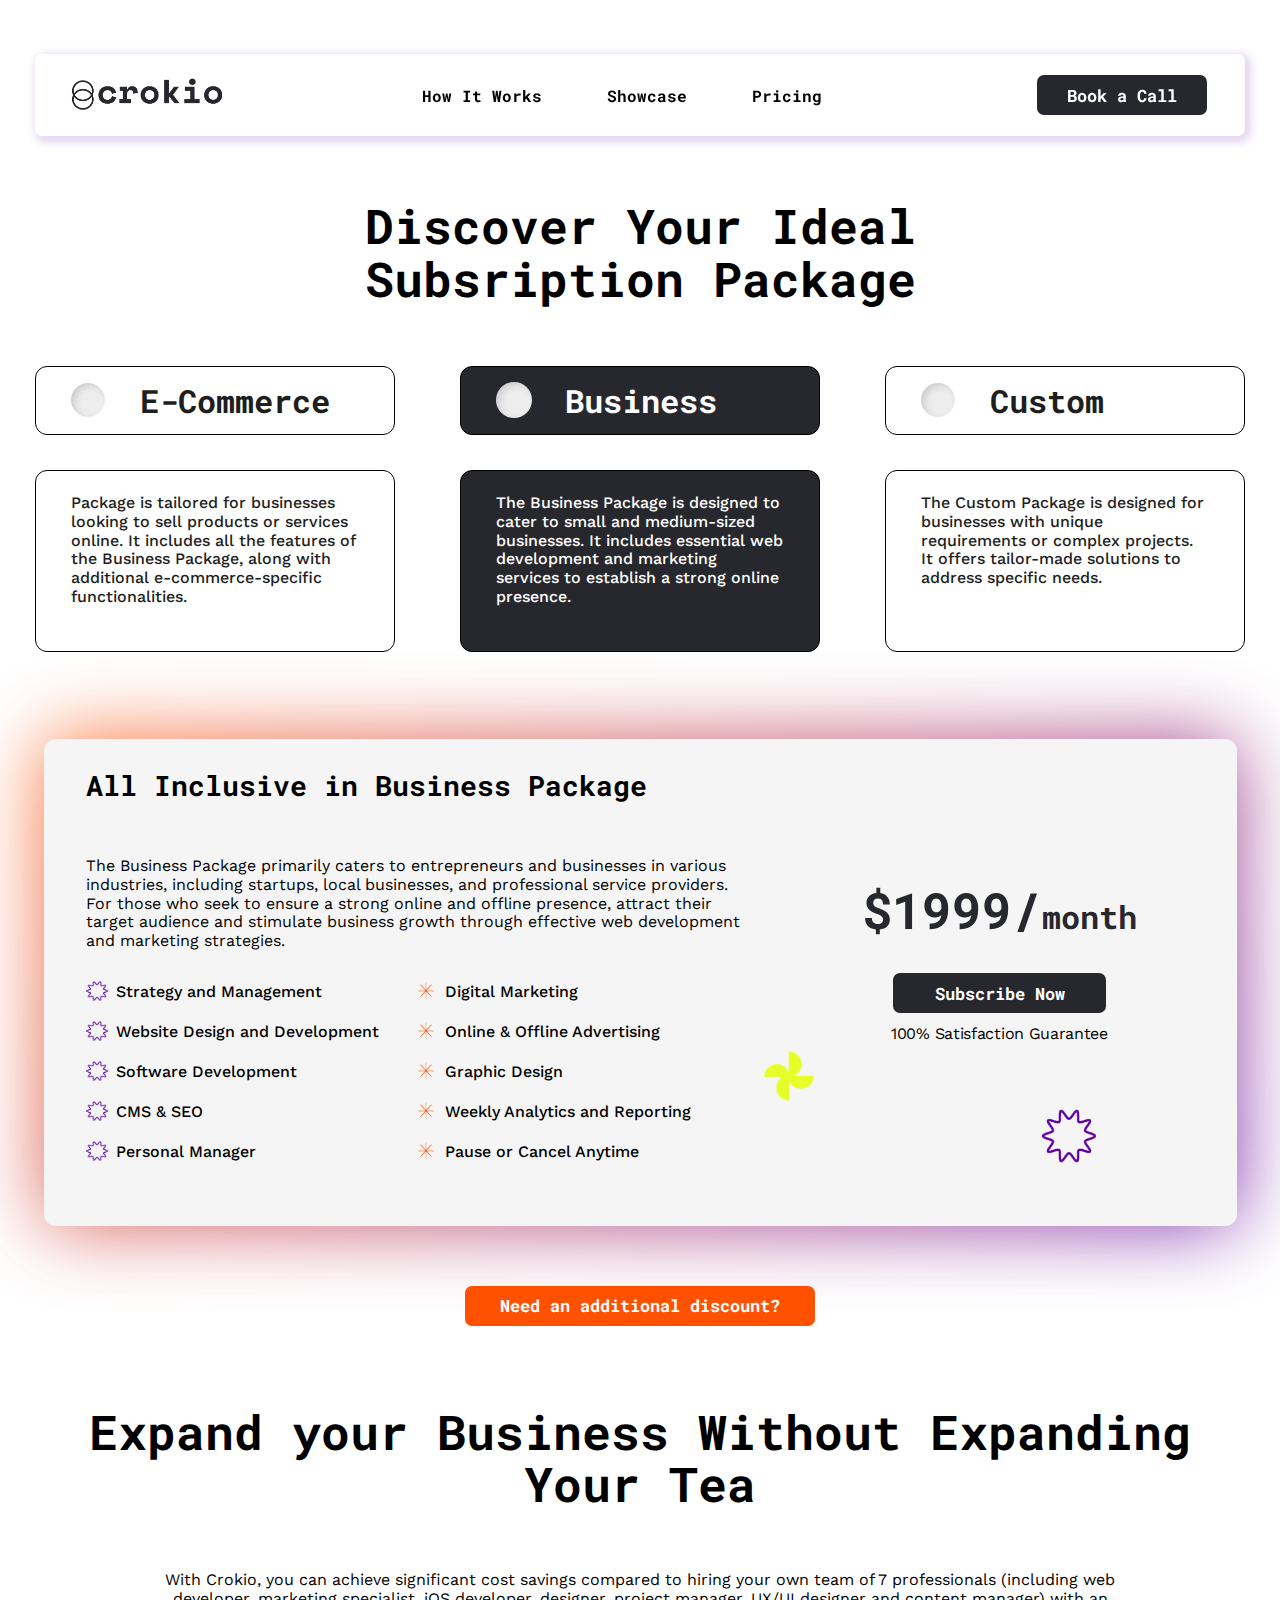
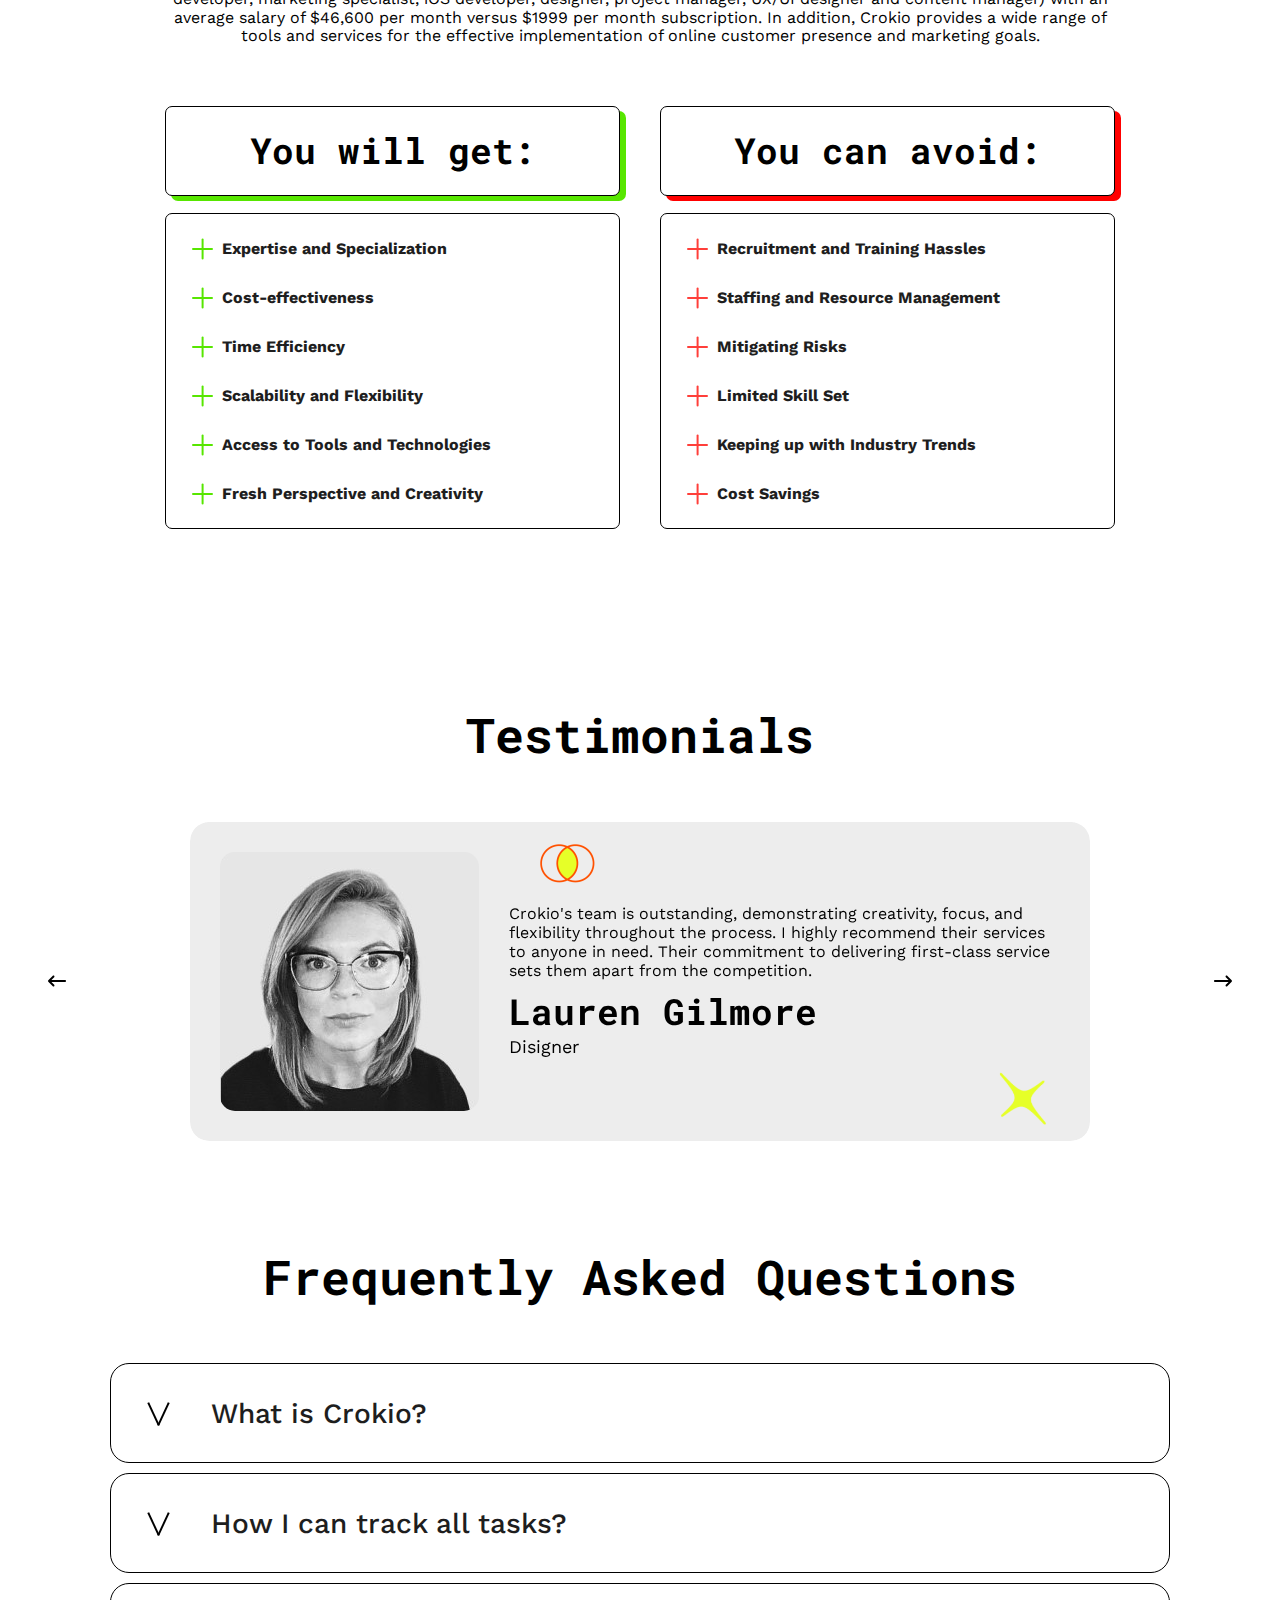
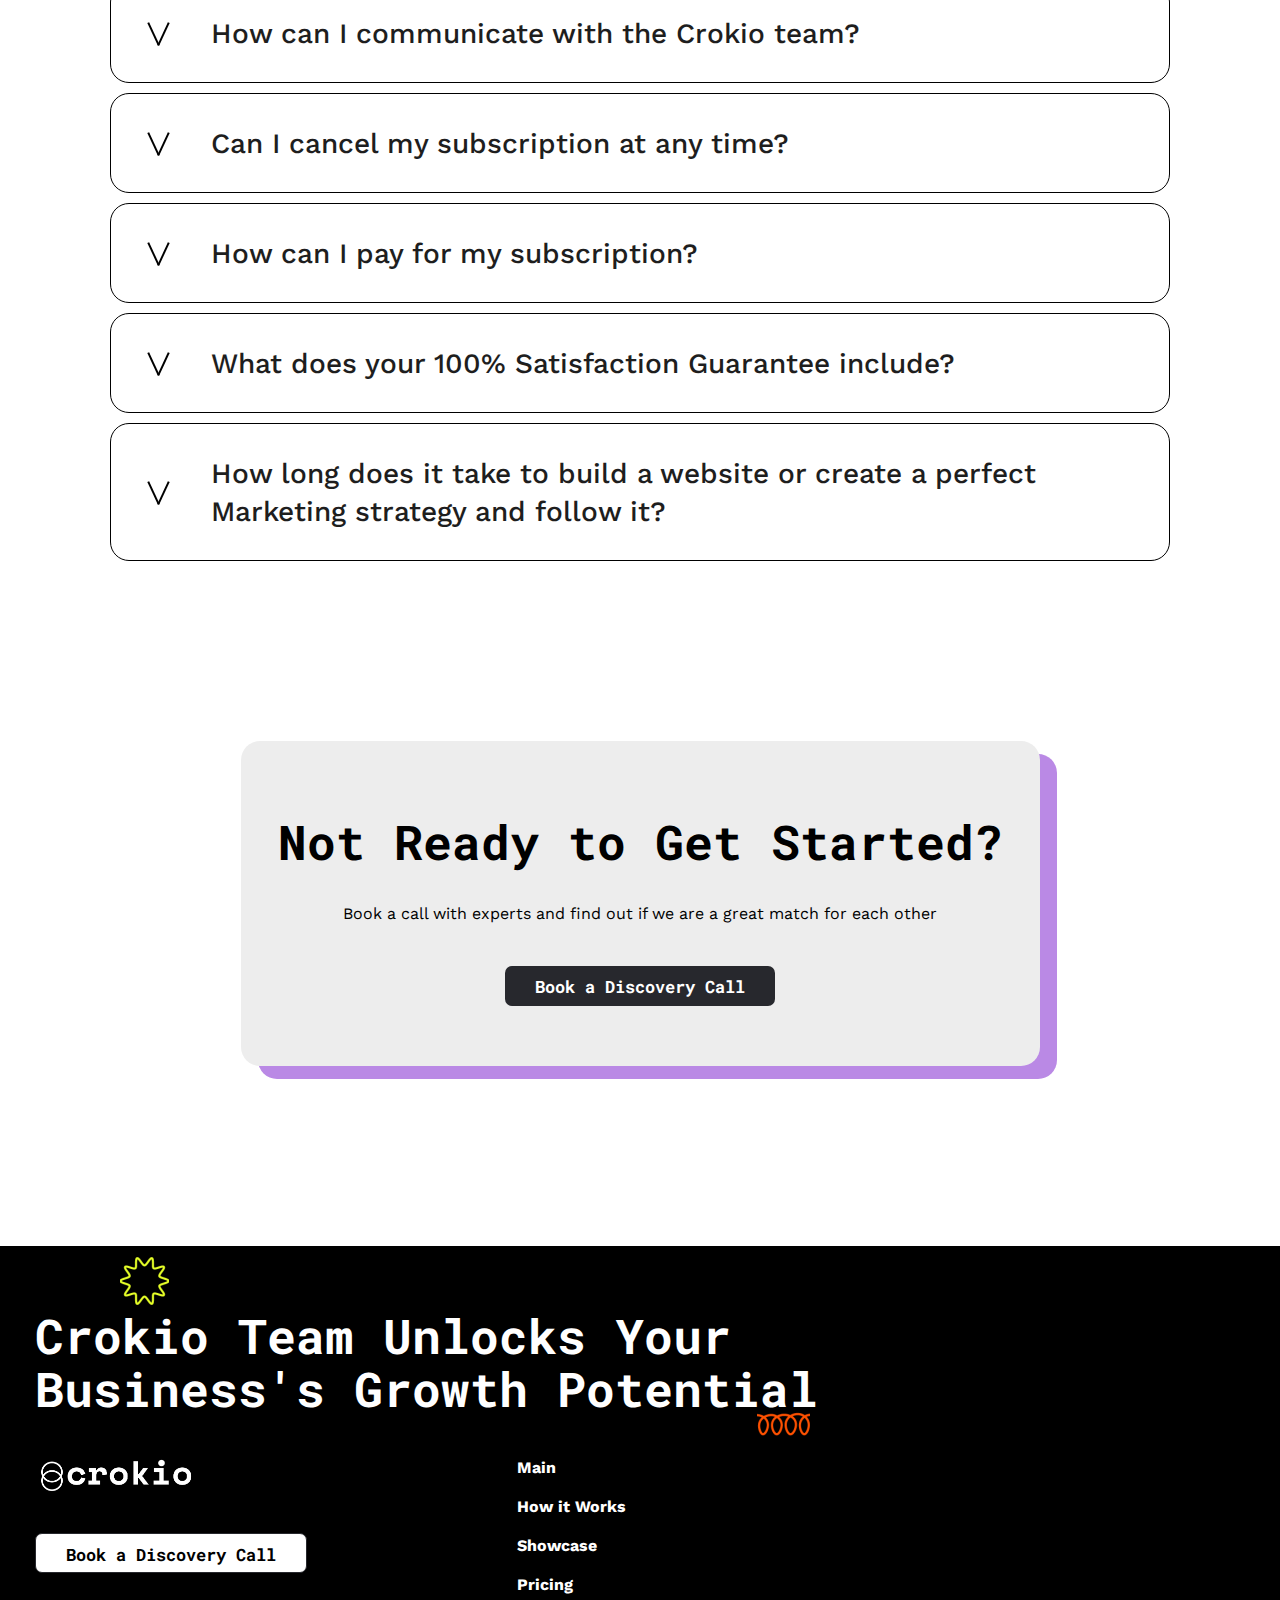
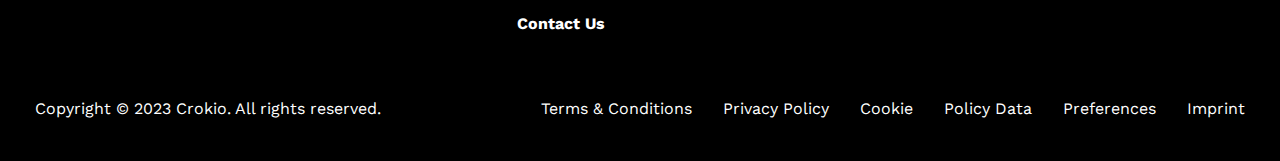
<file: pricing.html>
<!DOCTYPE html>
<html lang="en">
<head>
    <meta charset="UTF-8">
    <meta http-equiv="X-UA-Compatible" content="IE=edge">
    <meta name="viewport" content="width=device-width, initial-scale=1.0">
    <link rel="preconnect" href="https://fonts.googleapis.com">
    <link rel="preconnect" href="https://fonts.gstatic.com" crossorigin>
    <link href="https://fonts.googleapis.com/css2?family=Roboto+Mono:wght@400;500;700&display=swap" rel="stylesheet">
    <link rel="preconnect" href="https://fonts.googleapis.com">
    <link rel="preconnect" href="https://fonts.gstatic.com" crossorigin>
    <link href="https://fonts.googleapis.com/css2?family=Work+Sans&display=swap" rel="stylesheet">
    <script type="text/javascript" src="https://assets.calendly.com/assets/external/widget.js" async></script>
    <link rel="stylesheet" href="css/reset.css">
    <link rel="stylesheet" href="css/main.css">
    <title>Crokio</title>
</head>
<body>
    <div class="wrapper">
        <div class="calendly" id="calendly">
            <div class="calendly-inline-widget" data-url="https://calendly.com/crokio" id="modal"></div>
            <span class="calendly-close">X</span>
        </div>
        <header class="header panel" data-color="white">
            <div class="header__top">
                <div class="container">
                    <div class="header__top-inner">
                        <a class="header__top-logo" href="/index.html">
                            <div class="logo-first"><img src="images/logo.jpg" alt=""></div>
                            <div class="logo-second"><img src="images/logo2.jpg" alt=""></div>
                        </a>
                        <a class="burger"  href="#"><span></span></a>
                        <div class="header__nav">
                            <ul class="header__nav-list">
                                <li class="header__nav-item">
                                    <a class="header__nav-link" href="#">How It Works</a>
                                </li>
                                <li class="header__nav-item">
                                    <a class="header__nav-link" href="showcase.html">Showcase</a>
                                </li>
                                <li class="header__nav-item">
                                    <a class="header__nav-link" href="pricing.html">Pricing</a>
                                </li>
                            </ul>
                            <button class="header__nav-button button call" href="#">Book a Call</button>
                        </div>
                    </div>
                </div>
            </div>
        </header>
        <main class="main">
            <section class="main__pricing" id="pricing">
                <div class="container">
                    <div class="pricing__inner">
                        <div class="pricing__heading">
                            <h1 class="pricing__heading-title">Discover Your Ideal<br>Subsription Package</h1>
                            <!-- <p class="pricing__heading-text">Choose the nature of your business or the type of industry you are involved in?</p> -->
                        </div>
                        <div class="card__box">
                            <a class="card__box-item price-btns bt" href="#inner">
                                <div class="card__box-content">
                                    <h2 class="card__box-title">
                                        <span></span>
                                        E-Commerce
                                    </h2>
                                    <p class="card__box-text">Package is tailored for businesses looking to sell products or services online. It includes all the features of the Business Package, along with additional e-commerce-specific functionalities.</p>
                                </div>
                            </a>
                            <a class="card__box-item price-btns bt active" href="#inner">
                                <div class="card__box-content">
                                    <h2 class="card__box-title">
                                        <span></span>
                                        Business
                                    </h2>
                                    <p class="card__box-text">The Business Package is designed to cater to small and medium-sized businesses. It includes essential web development and marketing services to establish a strong online presence.</p>
                                </div>
                            </a>
                            <a class="card__box-item price-btns bt" href="#inner">
                                <div class="card__box-content">
                                    <h2 class="card__box-title">
                                        <span></span>
                                        Custom
                                    </h2>
                                    <p class="card__box-text">The Custom Package is designed for businesses with unique requirements or complex projects. It offers tailor-made solutions to address specific needs.</p>
                                </div>
                            </a>
                        </div>
                    </div>
                </div>
            </section>
            <section class="main__inclusive">
                <div class="container">
                    <div class="inclusive__inner" id="inner">
                        <div class="inclusive-wrapper" id="business">
                            <div class="inclusive-shadow"></div>
                            <div class="inclusive__box box-hover">
                                <div class="inclusive__box-img">
                                    <img src="images/servi/web-ico.png" alt="" class="inclusive-img-first">
                                    <img src="images/servi/sun.png" alt="" class="inclusive-img-second">
                                </div>
                                <div class="inclusive__content">
                                    <div class="inclusive__box-content">
                                        <div class="inclusive__heading">
                                            <h2 class="inclusive__heading-title">All Inclusive in E-Commerce Package</h2>
                                            <p class="inclusive__heading-text">The e-commerce package is designed for businesses of any size who want to sell goods or services online and who need a comprehensive solution to create an efficient and secure online store, manage inventory, process orders, optimize conversion rates and develop their e-commerce business.</p>
                                        </div>
                                        <div class="inclusive__info">
                                            <ul class="inclusive__info-list">
                                                <li class="inclusive__info-item">
                                                    <img src="images/servi/sun.png" alt="">
                                                    Strategy and Management</li>
                                                <li class="inclusive__info-item">
                                                    <img src="images/servi/sun.png" alt="">
                                                    Online store  Design & Development</li>
                                                <li class="inclusive__info-item">
                                                    <img src="images/servi/sun.png" alt="">
                                                    Mobile App Development</li>
                                                <li class="inclusive__info-item">
                                                    <img src="images/servi/sun.png" alt="">
                                                    CMS & SEO</li>
                                                <li class="inclusive__info-item">
                                                    <img src="images/servi/sun.png" alt="">
                                                    CRM Integration</li>
                                            </ul>
                                            <ul class="inclusive__info-list">
                                                <li class="inclusive__info-item">
                                                    <img src="images/header/star.png" alt="">
                                                    Promotion Marketing</li>
                                                <li class="inclusive__info-item">
                                                    <img src="images/header/star.png" alt="">
                                                    Google,Instagram & FB Ads</li>
                                                <li class="inclusive__info-item">
                                                    <img src="images/header/star.png" alt="">
                                                    Advertising Design</li>
                                                <li class="inclusive__info-item">
                                                    <img src="images/header/star.png" alt="">
                                                    Conversion Optimization</li>
                                                <li class="inclusive__info-item">
                                                    <img src="images/header/star.png" alt="">
                                                    Pause or Cancel Anytime</li>
                                            </ul>
                                        </div>
                                        <div class="inclusive__info-acc">
                                            <button class="inclusive__acc-btn btn" id="acc-btn">What's included?</button>
                                            <div id="inclusive-acc">
                                                <ul class="inclusive__acc">
                                                    <li class="inclusive__acc-item">
                                                        <img src="images/servi/sun.png" alt="">
                                                        Strategy and Management</li>
                                                    <li class="inclusive__acc-item">
                                                        <img src="images/servi/sun.png" alt="">
                                                        Online store  Design & Development</li>
                                                    <li class="inclusive__acc-item">
                                                        <img src="images/servi/sun.png" alt="">
                                                        Mobile App Development</li>
                                                    <li class="inclusive__acc-item">
                                                        <img src="images/servi/sun.png" alt="">
                                                        CMS & SEO</li>
                                                    <li class="inclusive__acc-item">
                                                        <img src="images/servi/sun.png" alt="">
                                                        CRM Integration</li>
                                                </ul>
                                                <ul class="inclusive__acc acc-sec">
                                                    <li class="inclusive__acc-item">
                                                        <img src="images/header/star.png" alt="">
                                                        Promotion Marketing</li>
                                                    <li class="inclusive__acc-item">
                                                        <img src="images/header/star.png" alt="">
                                                        Google,Instagram & FB Ads</li>
                                                    <li class="inclusive__acc-item">
                                                        <img src="images/header/star.png" alt="">
                                                        Advertising Design</li>
                                                    <li class="inclusive__acc-item">
                                                        <img src="images/header/star.png" alt="">
                                                        Conversion Optimization</li>
                                                    <li class="inclusive__acc-item">
                                                        <img src="images/header/star.png" alt="">
                                                        Pause or Cancel Anytime</li>
                                                </ul>
                                            </div>
                                        </div>
                                    </div>
                                    <div class="inclusive__box-price">
                                        <h1 class="inclusive__price-title">$2999/<span>month</span></h1>
                                        <button class="inclusive__price-btn button">Subscribe Now</button>
                                        <p class="inclusive__price-text">100% Satisfaction Guarantee</p>
                                    </div>
                                </div>
                                <a class="inclusive__button price-btns button" href="#inner">Need an additional discount?</a>
                            </div>
                        </div>
                        <div class="inclusive-wrapper" id="commerce">
                            <div class="inclusive-shadow"></div>
                            <div class="inclusive__box box-two active box-hover">
                                <div class="inclusive__box-img">
                                    <img src="images/servi/web-ico.png" alt="" class="inclusive-img-first">
                                    <img src="images/servi/sun.png" alt="" class="inclusive-img-second">
                                </div>
                                <div class="inclusive__content">
                                    <div class="inclusive__box-content">
                                        <div class="inclusive__heading">
                                            <h2 class="inclusive__heading-title">All Inclusive in Business Package</h2>
                                            <p class="inclusive__heading-text">The Business Package primarily caters to entrepreneurs and businesses in various industries, including startups, local businesses, and professional service providers. For those who seek to ensure a strong online and offline presence, attract their target audience and stimulate business growth through effective web development and marketing strategies.</p>
                                        </div>
                                        <div class="inclusive__info">
                                            <ul class="inclusive__info-list">
                                                <li class="inclusive__info-item">
                                                    <img src="images/servi/sun.png" alt="">
                                                    Strategy and Management</li>
                                                <li class="inclusive__info-item">
                                                    <img src="images/servi/sun.png" alt="">
                                                    Website Design and Development</li>
                                                <li class="inclusive__info-item">
                                                    <img src="images/servi/sun.png" alt="">
                                                    Software Development</li>
                                                <li class="inclusive__info-item">
                                                    <img src="images/servi/sun.png" alt="">
                                                    CMS & SEO</li>
                                                <li class="inclusive__info-item">
                                                    <img src="images/servi/sun.png" alt="">
                                                    Personal Manager</li>
                                            </ul>
                                            <ul class="inclusive__info-list">
                                                <li class="inclusive__info-item">
                                                    <img src="images/header/star.png" alt="">
                                                    Digital Marketing</li>
                                                <li class="inclusive__info-item">
                                                    <img src="images/header/star.png" alt="">
                                                    Online & Offline Advertising</li>
                                                <li class="inclusive__info-item">
                                                    <img src="images/header/star.png" alt="">
                                                    Graphic Design</li>
                                                <li class="inclusive__info-item">
                                                    <img src="images/header/star.png" alt="">
                                                    Weekly Analytics and Reporting</li>
                                                <li class="inclusive__info-item">
                                                    <img src="images/header/star.png" alt="">
                                                    Pause or Cancel Anytime</li>
                                            </ul>
                                        </div>
                                        <div class="inclusive__info-acc">
                                            <button class="inclusive__acc-btn btn" id="acc-btns">What's included?</button>
                                            <div id="inclusive-accs">
                                                <ul class="inclusive__acc">
                                                    <li class="inclusive__acc-item">
                                                        <img src="images/servi/sun.png" alt="">
                                                        Strategy and Management</li>
                                                    <li class="inclusive__acc-item">
                                                        <img src="images/servi/sun.png" alt="">
                                                        Website Design and Development</li>
                                                    <li class="inclusive__acc-item">
                                                        <img src="images/servi/sun.png" alt="">
                                                        Software Development</li>
                                                    <li class="inclusive__acc-item">
                                                        <img src="images/servi/sun.png" alt="">
                                                        CMS & SEO</li>
                                                    <li class="inclusive__acc-item">
                                                        <img src="images/servi/sun.png" alt="">
                                                        Personal Manager</li>
                                                </ul>
                                                <ul class="inclusive__acc acc-sec">
                                                    <li class="inclusive__acc-item">
                                                        <img src="images/header/star.png" alt="">
                                                        Digital Marketing</li>
                                                    <li class="inclusive__acc-item">
                                                        <img src="images/header/star.png" alt="">
                                                        Online & Offline Advertising</li>
                                                    <li class="inclusive__acc-item">
                                                        <img src="images/header/star.png" alt="">
                                                        Graphic Design</li>
                                                    <li class="inclusive__acc-item">
                                                        <img src="images/header/star.png" alt="">
                                                        Weekly Analytics and Reporting</li>
                                                    <li class="inclusive__acc-item">
                                                        <img src="images/header/star.png" alt="">
                                                        Pause or Cancel Anytime</li>
                                                </ul>
                                            </div>
                                        </div>
                                    </div>
                                    <div class="inclusive__box-price">
                                        <h1 class="inclusive__price-title">$1999/<span>month</span></h1>
                                        <button class="inclusive__price-btn button">Subscribe Now</button>
                                        <p class="inclusive__price-text">100% Satisfaction Guarantee</p>
                                    </div>
                                </div>
                                <a class="inclusive__button price-btns button" href="#inner">Need an additional discount?</a>
                            </div>
                        </div>
                        <div class="inclusive-wrapper" id="custom">
                            <div class="inclusive-shadow"></div>
                            <div class="inclusive__box box-three box-hover">
                                <div class="inclusive__box-img">
                                    <img src="images/servi/web-ico.png" alt="" class="inclusive-img-first">
                                    <img src="images/servi/sun.png" alt="" class="inclusive-img-second">
                                </div>
                                <div class="inclusive__content">
                                    <div class="inclusive__box-content">
                                        <div class="inclusive__heading">
                                            <h2 class="inclusive__heading-title">All Inclusive in Custom Package</h2>
                                            <p class="inclusive__heading-text">The Custom package is designed for companies with unique requirements or complex projects that need customized solutions for web development, advanced functionality, and specialized integrations to meet their needs and goals.</p>
                                        </div>
                                        <div class="inclusive__info">
                                            <ul class="inclusive__info-list">
                                                <li class="inclusive__info-item">
                                                    <img src="images/servi/sun.png" alt="">
                                                    Special Design</li>
                                                <li class="inclusive__info-item">
                                                    <img src="images/servi/sun.png" alt="">
                                                    Call-center Setup</li>
                                                <li class="inclusive__info-item">
                                                    <img src="images/servi/sun.png" alt="">
                                                    Custom App Development</li>
                                                <li class="inclusive__info-item">
                                                    <img src="images/servi/sun.png" alt="">
                                                    Database Development</li>
                                                <li class="inclusive__info-item">
                                                    <img src="images/servi/sun.png" alt="">
                                                    Custom CRM Integration</li>
                                            </ul>
                                            <ul class="inclusive__info-list">
                                                <li class="inclusive__info-item">
                                                    <img src="images/header/star.png" alt="">
                                                    Custom Software Development</li>
                                                <li class="inclusive__info-item">
                                                    <img src="images/header/star.png" alt="">
                                                    Advanced functionality implementation</li>
                                                <li class="inclusive__info-item">
                                                    <img src="images/header/star.png" alt="">
                                                    Custom Print Design</li>
                                                <li class="inclusive__info-item">
                                                    <img src="images/header/star.png" alt="">
                                                    API Integrations</li>
                                                <li class="inclusive__info-item">
                                                    <img src="images/header/star.png" alt="">
                                                    Pause or Cancel Anytime</li>
                                            </ul>
                                        </div>
                                        <div class="inclusive__info-acc">
                                            <button class="inclusive__acc-btn btn" id="acc-bt">What's included?</button>
                                            <div id="inclusive-ac">
                                                <ul class="inclusive__acc">
                                                    <li class="inclusive__acc-item">
                                                        <img src="images/servi/sun.png" alt="">
                                                        Special Design</li>
                                                    <li class="inclusive__acc-item">
                                                        <img src="images/servi/sun.png" alt="">
                                                        Call-center Setup</li>
                                                    <li class="inclusive__acc-item">
                                                        <img src="images/servi/sun.png" alt="">
                                                        Custom App Development</li>
                                                    <li class="inclusive__acc-item">
                                                        <img src="images/servi/sun.png" alt="">
                                                        Database Development</li>
                                                    <li class="inclusive__acc-item">
                                                        <img src="images/servi/sun.png" alt="">
                                                        Custom CRM Integration</li>
                                                </ul>
                                                <ul class="inclusive__acc acc-sec">
                                                    <li class="inclusive__acc-item">
                                                        <img src="images/header/star.png" alt="">
                                                        Custom Software Development</li>
                                                    <li class="inclusive__acc-item">
                                                        <img src="images/header/star.png" alt="">
                                                        Advanced functionality implementation</li>
                                                    <li class="inclusive__acc-item">
                                                        <img src="images/header/star.png" alt="">
                                                        Custom Print Design</li>
                                                    <li class="inclusive__acc-item">
                                                        <img src="images/header/star.png" alt="">
                                                        API Integrations</li>
                                                    <li class="inclusive__acc-item">
                                                        <img src="images/header/star.png" alt="">
                                                        Pause or Cancel Anytime</li>
                                                </ul>
                                            </div>
                                        </div>
                                    </div>
                                    <div class="inclusive__box-price custom-price">
                                        <h1 class="inclusive__price-title">Custom</h1>
                                        <button class="inclusive__price-btn button call" href="#">Book a Call</button>
                                        <p class="inclusive__price-text">100% Satisfaction Guarantee</p>
                                    </div>
                                </div>
                            </div>
                        </div>
                        <div class="inclusive-wrapper" id="bus__disc-first">
                            <div class="inclusive-shadow"></div>
                            <div class="inclusive__box box-four">
                                <div class="inclusive__box-img">
                                    <img src="images/servi/web-ico.png" alt="" class="inclusive-img-first">
                                    <img src="images/servi/sun.png" alt="" class="inclusive-img-second">
                                </div>
                                <div class="inclusive__content">
                                    <div class="inclusive__box-content">
                                        <div class="inclusive__heading">
                                            <h2 class="inclusive__heading-title">All Inclusive in E-Commerce Package</h2>
                                            <p class="inclusive__heading-text">The e-commerce package is designed for businesses of any size who want to sell goods or services online and who need a comprehensive solution to create an efficient and secure online store, manage inventory, process orders, optimize conversion rates and develop their e-commerce business.</p>
                                        </div>
                                        <div class="inclusive__info">
                                            <ul class="inclusive__info-list">
                                                <li class="inclusive__info-item">
                                                    <img src="images/servi/sun.png" alt="">
                                                    Strategy and Management</li>
                                                <li class="inclusive__info-item">
                                                    <img src="images/servi/sun.png" alt="">
                                                    Online store  Design & Development</li>
                                                <li class="inclusive__info-item">
                                                    <img src="images/servi/sun.png" alt="">
                                                    Mobile App Development</li>
                                                <li class="inclusive__info-item">
                                                    <img src="images/servi/sun.png" alt="">
                                                    CMS & SEO</li>
                                                <li class="inclusive__info-item">
                                                    <img src="images/servi/sun.png" alt="">
                                                    CRM Integration</li>
                                            </ul>
                                            <ul class="inclusive__info-list">
                                                <li class="inclusive__info-item">
                                                    <img src="images/header/star.png" alt="">
                                                    Promotion Marketing</li>
                                                <li class="inclusive__info-item">
                                                    <img src="images/header/star.png" alt="">
                                                    Google,Instagram & FB Ads</li>
                                                <li class="inclusive__info-item">
                                                    <img src="images/header/star.png" alt="">
                                                    Advertising Design</li>
                                                <li class="inclusive__info-item">
                                                    <img src="images/header/star.png" alt="">
                                                    Conversion Optimization</li>
                                                <li class="inclusive__info-item">
                                                    <img src="images/header/star.png" alt="">
                                                    Pause or Cancel Anytime</li>
                                            </ul>
                                        </div>
                                        <div class="inclusive__info-acc">
                                            <button class="inclusive__acc-btn btn" id="ac-btn">What's included?</button>
                                            <div id="first-acc">
                                                <ul class="inclusive__acc">
                                                    <li class="inclusive__acc-item">
                                                        <img src="images/servi/sun.png" alt="">
                                                        Strategy and Management</li>
                                                    <li class="inclusive__acc-item">
                                                        <img src="images/servi/sun.png" alt="">
                                                        Online store  Design & Development</li>
                                                    <li class="inclusive__acc-item">
                                                        <img src="images/servi/sun.png" alt="">
                                                        Mobile App Development</li>
                                                    <li class="inclusive__acc-item">
                                                        <img src="images/servi/sun.png" alt="">
                                                        CMS & SEO</li>
                                                    <li class="inclusive__acc-item">
                                                        <img src="images/servi/sun.png" alt="">
                                                        CRM Integration</li>
                                                </ul>
                                                <ul class="inclusive__acc acc-sec">
                                                    <li class="inclusive__acc-item">
                                                        <img src="images/header/star.png" alt="">
                                                        Promotion Marketing</li>
                                                    <li class="inclusive__acc-item">
                                                        <img src="images/header/star.png" alt="">
                                                        Google,Instagram & FB Ads</li>
                                                    <li class="inclusive__acc-item">
                                                        <img src="images/header/star.png" alt="">
                                                        Advertising Design</li>
                                                    <li class="inclusive__acc-item">
                                                        <img src="images/header/star.png" alt="">
                                                        Conversion Optimization</li>
                                                    <li class="inclusive__acc-item">
                                                        <img src="images/header/star.png" alt="">
                                                        Pause or Cancel Anytime</li>
                                                </ul>
                                            </div>
                                        </div>
                                    </div>
                                    <div class="inclusive__box-price">
                                        <h2 class="inclusive__price-sale">12% off</h2>
                                        <h1 class="inclusive__price-title first">$15,899/<span>6 month</span></h1>
                                        <button class="inclusive__price-btn button">Subscribe Now</button>
                                        <p class="inclusive__price-text">100% Satisfaction Guarantee</p>
                                    </div>
                                </div>
                                <div class="inclusive__btn-box">
                                    <a class="inclusive__btns button return" href="#inner">Return to monthly subscription</a>
                                    <a class="inclusive__btn price-btns button" href="#inner">Need an additional discount?</a>
                                </div>
                            </div>
                        </div>
                        <div class="inclusive-wrapper" id="com__disc-first">
                            <div class="inclusive-shadow"></div>
                            <div class="inclusive__box box-seven">
                                <div class="inclusive__box-img">
                                    <img src="images/servi/web-ico.png" alt="" class="inclusive-img-first">
                                    <img src="images/servi/sun.png" alt="" class="inclusive-img-second">
                                </div>
                                <div class="inclusive__content">
                                    <div class="inclusive__box-content">
                                        <div class="inclusive__heading">
                                            <h2 class="inclusive__heading-title">All Inclusive in Business Package</h2>
                                            <p class="inclusive__heading-text">The Business Package primarily caters to entrepreneurs and businesses in various industries, including startups, local businesses, and professional service providers. For those who seek to ensure a strong online and offline presence, attract their target audience and stimulate business growth through effective web development and marketing strategies.</p>
                                        </div>
                                        <div class="inclusive__info">
                                            <ul class="inclusive__info-list">
                                                <li class="inclusive__info-item">
                                                    <img src="images/servi/sun.png" alt="">
                                                    Strategy and Management</li>
                                                <li class="inclusive__info-item">
                                                    <img src="images/servi/sun.png" alt="">
                                                    Website Design and Development</li>
                                                <li class="inclusive__info-item">
                                                    <img src="images/servi/sun.png" alt="">
                                                    Software Development</li>
                                                <li class="inclusive__info-item">
                                                    <img src="images/servi/sun.png" alt="">
                                                    CMS & SEO</li>
                                                <li class="inclusive__info-item">
                                                    <img src="images/servi/sun.png" alt="">
                                                    Personal Manager</li>
                                            </ul>
                                            <ul class="inclusive__info-list">
                                                <li class="inclusive__info-item">
                                                    <img src="images/header/star.png" alt="">
                                                    Digital Marketing</li>
                                                <li class="inclusive__info-item">
                                                    <img src="images/header/star.png" alt="">
                                                    Online & Offline Advertising</li>
                                                <li class="inclusive__info-item">
                                                    <img src="images/header/star.png" alt="">
                                                    Graphic Design</li>
                                                <li class="inclusive__info-item">
                                                    <img src="images/header/star.png" alt="">
                                                    Weekly Analytics and Reporting</li>
                                                <li class="inclusive__info-item">
                                                    <img src="images/header/star.png" alt="">
                                                    Pause or Cancel Anytime</li>
                                            </ul>
                                        </div>
                                        <div class="inclusive__info-acc">
                                            <button class="inclusive__acc-btn btn" id="acc-btn-pink">What's included?</button>
                                            <div id="inclusive-acc-pink">
                                                <ul class="inclusive__acc">
                                                    <li class="inclusive__acc-item">
                                                        <img src="images/servi/sun.png" alt="">
                                                        Strategy and Management</li>
                                                    <li class="inclusive__acc-item">
                                                        <img src="images/servi/sun.png" alt="">
                                                        Website Design and Development</li>
                                                    <li class="inclusive__acc-item">
                                                        <img src="images/servi/sun.png" alt="">
                                                        Software Development</li>
                                                    <li class="inclusive__acc-item">
                                                        <img src="images/servi/sun.png" alt="">
                                                        CMS & SEO</li>
                                                    <li class="inclusive__acc-item">
                                                        <img src="images/servi/sun.png" alt="">
                                                        Personal Manager</li>
                                                </ul>
                                                <ul class="inclusive__acc acc-sec">
                                                    <li class="inclusive__acc-item">
                                                        <img src="images/header/star.png" alt="">
                                                        Digital Marketing</li>
                                                    <li class="inclusive__acc-item">
                                                        <img src="images/header/star.png" alt="">
                                                        Online & Offline Advertising</li>
                                                    <li class="inclusive__acc-item">
                                                        <img src="images/header/star.png" alt="">
                                                        Graphic Design</li>
                                                    <li class="inclusive__acc-item">
                                                        <img src="images/header/star.png" alt="">
                                                        Weekly Analytics and Reporting</li>
                                                    <li class="inclusive__acc-item">
                                                        <img src="images/header/star.png" alt="">
                                                        Pause or Cancel Anytime</li>
                                                </ul>
                                            </div>
                                        </div>
                                    </div>
                                    <div class="inclusive__box-price">
                                        <h2 class="inclusive__price-sale">12% off</h2>
                                        <h1 class="inclusive__price-title first">$10,499/<span>6 month</span></h1>
                                        <button class="inclusive__price-btn button">Subscribe Now</button>
                                        <p class="inclusive__price-text">100% Satisfaction Guarantee</p>
                                    </div>
                                </div>
                                <div class="inclusive__btn-box">
                                    <a class="inclusive__btns button retur" href="#inner">Return to monthly subscription</a>
                                    <a class="inclusive__btn price-btns button" href="#inner">Need an additional discount?</a>
                                </div>
                            </div>
                        </div>
                        <div class="inclusive-wrapper" id="bus__disc-second">
                            <div class="inclusive-shadow"></div>
                            <div class="inclusive__box box-sex">
                                <div class="inclusive__box-img">
                                    <img src="images/servi/web-ico.png" alt="" class="inclusive-img-first">
                                    <img src="images/servi/sun.png" alt="" class="inclusive-img-second">
                                </div>
                                <div class="inclusive__content">
                                    <div class="inclusive__box-content">
                                        <div class="inclusive__heading">
                                            <h2 class="inclusive__heading-title">All Inclusive in E-Commerce Package</h2>
                                            <p class="inclusive__heading-text">The e-commerce package is designed for businesses of any size who want to sell goods or services online and who need a comprehensive solution to create an efficient and secure online store, manage inventory, process orders, optimize conversion rates and develop their e-commerce business.</p>
                                        </div>
                                        <div class="inclusive__info">
                                            <ul class="inclusive__info-list">
                                                <li class="inclusive__info-item">
                                                    <img src="images/servi/sun.png" alt="">
                                                    Strategy and Management</li>
                                                <li class="inclusive__info-item">
                                                    <img src="images/servi/sun.png" alt="">
                                                    Online store  Design & Development</li>
                                                <li class="inclusive__info-item">
                                                    <img src="images/servi/sun.png" alt="">
                                                    Mobile App Development</li>
                                                <li class="inclusive__info-item">
                                                    <img src="images/servi/sun.png" alt="">
                                                    CMS & SEO</li>
                                                <li class="inclusive__info-item">
                                                    <img src="images/servi/sun.png" alt="">
                                                    CRM Integration</li>
                                            </ul>
                                            <ul class="inclusive__info-list">
                                                <li class="inclusive__info-item">
                                                    <img src="images/header/star.png" alt="">
                                                    Promotion Marketing</li>
                                                <li class="inclusive__info-item">
                                                    <img src="images/header/star.png" alt="">
                                                    Google,Instagram & FB Ads</li>
                                                <li class="inclusive__info-item">
                                                    <img src="images/header/star.png" alt="">
                                                    Advertising Design</li>
                                                <li class="inclusive__info-item">
                                                    <img src="images/header/star.png" alt="">
                                                    Conversion Optimization</li>
                                                <li class="inclusive__info-item">
                                                    <img src="images/header/star.png" alt="">
                                                    Pause or Cancel Anytime</li>
                                            </ul>
                                        </div>
                                        <div class="inclusive__info-acc">
                                            <button class="inclusive__acc-btn btn" id="acc-btn-second">What's included?</button>
                                            <div id="second-acc">
                                                <ul class="inclusive__acc">
                                                    <li class="inclusive__acc-item">
                                                        <img src="images/servi/sun.png" alt="">
                                                        Strategy and Management</li>
                                                    <li class="inclusive__acc-item">
                                                        <img src="images/servi/sun.png" alt="">
                                                        Online store  Design & Development</li>
                                                    <li class="inclusive__acc-item">
                                                        <img src="images/servi/sun.png" alt="">
                                                        Mobile App Development</li>
                                                    <li class="inclusive__acc-item">
                                                        <img src="images/servi/sun.png" alt="">
                                                        CMS & SEO</li>
                                                    <li class="inclusive__acc-item">
                                                        <img src="images/servi/sun.png" alt="">
                                                        CRM Integration</li>
                                                </ul>
                                                <ul class="inclusive__acc acc-sec">
                                                    <li class="inclusive__acc-item">
                                                        <img src="images/header/star.png" alt="">
                                                        Promotion Marketing</li>
                                                    <li class="inclusive__acc-item">
                                                        <img src="images/header/star.png" alt="">
                                                        Google,Instagram & FB Ads</li>
                                                    <li class="inclusive__acc-item">
                                                        <img src="images/header/star.png" alt="">
                                                        Advertising Design</li>
                                                    <li class="inclusive__acc-item">
                                                        <img src="images/header/star.png" alt="">
                                                        Conversion Optimization</li>
                                                    <li class="inclusive__acc-item">
                                                        <img src="images/header/star.png" alt="">
                                                        Pause or Cancel Anytime</li>
                                                </ul>
                                            </div>
                                        </div>
                                    </div>
                                    <div class="inclusive__box-price">
                                        <h2 class="inclusive__price-sale">24% off</h2>
                                        <h1 class="inclusive__price-title first">$27,499/<span>year</span></h1>
                                        <button class="inclusive__price-btn button">Subscribe Now</button>
                                        <p class="inclusive__price-text">100% Satisfaction Guarantee</p>
                                    </div>
                                </div>
                                <a class="inclusive__buttons button returns" href="#inner">Return to monthly subscription</a>
                            </div>
                        </div>
                        <div class="inclusive-wrapper" id="com__disc-second">
                            <div class="inclusive-shadow"></div>
                            <div class="inclusive__box box-eight">
                                <div class="inclusive__box-img">
                                    <img src="images/servi/web-ico.png" alt="" class="inclusive-img-first">
                                    <img src="images/servi/sun.png" alt="" class="inclusive-img-second">
                                </div>
                                <div class="inclusive__content">
                                    <div class="inclusive__box-content">
                                        <div class="inclusive__heading">
                                            <h2 class="inclusive__heading-title">All Inclusive in Business Package</h2>
                                            <p class="inclusive__heading-text">The Business Package primarily caters to entrepreneurs and businesses in various industries, including startups, local businesses, and professional service providers. For those who seek to ensure a strong online and offline presence, attract their target audience and stimulate business growth through effective web development and marketing strategies.</p>
                                        </div>
                                        <div class="inclusive__info">
                                            <ul class="inclusive__info-list">
                                                <li class="inclusive__info-item">
                                                    <img src="images/servi/sun.png" alt="">
                                                    Strategy and Management</li>
                                                <li class="inclusive__info-item">
                                                    <img src="images/servi/sun.png" alt="">
                                                    Website Design and Development</li>
                                                <li class="inclusive__info-item">
                                                    <img src="images/servi/sun.png" alt="">
                                                    Software Development</li>
                                                <li class="inclusive__info-item">
                                                    <img src="images/servi/sun.png" alt="">
                                                    CMS & SEO</li>
                                                <li class="inclusive__info-item">
                                                    <img src="images/servi/sun.png" alt="">
                                                    Personal Manager</li>
                                            </ul>
                                            <ul class="inclusive__info-list">
                                                <li class="inclusive__info-item">
                                                    <img src="images/header/star.png" alt="">
                                                    Digital Marketing</li>
                                                <li class="inclusive__info-item">
                                                    <img src="images/header/star.png" alt="">
                                                    Online & Offline Advertising</li>
                                                <li class="inclusive__info-item">
                                                    <img src="images/header/star.png" alt="">
                                                    Graphic Design</li>
                                                <li class="inclusive__info-item">
                                                    <img src="images/header/star.png" alt="">
                                                    Weekly Analytics and Reporting</li>
                                                <li class="inclusive__info-item">
                                                    <img src="images/header/star.png" alt="">
                                                    Pause or Cancel Anytime</li>
                                            </ul>
                                        </div>
                                        <div class="inclusive__info-acc">
                                            <button class="inclusive__acc-btn btn" id="acc-btn-last">What's included?</button>
                                            <div id="inclusive-acc-last">
                                                <ul class="inclusive__acc">
                                                    <li class="inclusive__acc-item">
                                                        <img src="images/servi/sun.png" alt="">
                                                        Strategy and Management</li>
                                                    <li class="inclusive__acc-item">
                                                        <img src="images/servi/sun.png" alt="">
                                                        Website Design and Development</li>
                                                    <li class="inclusive__acc-item">
                                                        <img src="images/servi/sun.png" alt="">
                                                        Software Development</li>
                                                    <li class="inclusive__acc-item">
                                                        <img src="images/servi/sun.png" alt="">
                                                        CMS & SEO</li>
                                                    <li class="inclusive__acc-item">
                                                        <img src="images/servi/sun.png" alt="">
                                                        Personal Manager</li>
                                                </ul>
                                                <ul class="inclusive__acc acc-sec">
                                                    <li class="inclusive__acc-item">
                                                        <img src="images/header/star.png" alt="">
                                                        Digital Marketing</li>
                                                    <li class="inclusive__acc-item">
                                                        <img src="images/header/star.png" alt="">
                                                        Online & Offline Advertising</li>
                                                    <li class="inclusive__acc-item">
                                                        <img src="images/header/star.png" alt="">
                                                        Graphic Design</li>
                                                    <li class="inclusive__acc-item">
                                                        <img src="images/header/star.png" alt="">
                                                        Weekly Analytics and Reporting</li>
                                                    <li class="inclusive__acc-item">
                                                        <img src="images/header/star.png" alt="">
                                                        Pause or Cancel Anytime</li>
                                                </ul>
                                            </div>
                                        </div>
                                    </div>
                                    <div class="inclusive__box-price">
                                        <h2 class="inclusive__price-sale">24% off</h2>
                                        <h1 class="inclusive__price-title first">$18,199/<span>year</span></h1>
                                        <button class="inclusive__price-btn button">Subscribe Now</button>
                                        <p class="inclusive__price-text">100% Satisfaction Guarantee</p>
                                    </div>
                                </div>
                                <a class="inclusive__buttons button returs" href="#inner">Return to monthly subscription</a>
                            </div>
                        </div>
                    </div>
                </div>
            </section>
            <section class="main__grow">
                <div class="container">
                    <div class="grow__inner">
                        <div class="grow__heading">
                            <h1 class="grow__heading-title">Expand your Business Without Expanding Your Tea</h1>
                            <!-- <p class="grow__heading-text">With Crokio, you can achieve significant cost savings compared to hiring your own team of 7 professionals (including web developer, marketing specialist, iOS developer, designer, project manager, UX/UI designer and content manager) with an average salary of <span id="price">$1999</span> per month versus <span id="prices">$1999</span> per month subscription. In addition, Crokio provides a wide range of tools and services for the effective implementation of online customer presence and marketing goals.</p> -->
                            <p class="grow__heading-text">With Crokio, you can achieve significant cost savings compared to hiring your own team of 7 professionals (including web developer, marketing specialist, iOS developer, designer, project manager, UX/UI designer and content manager) with an average salary of $46,600 per month versus $1999 per month subscription. In addition, Crokio provides a wide range of tools and services for the effective implementation of online customer presence and marketing goals.</p>
                        </div>
                        <div class="grow__acc-box">
                            <ul class="grow__acc">
                                <h2 class="grow__acc-title green-title">You will get:</h2>
                                <div class="grow__item-box">
                                    <li class="grow__acc-item">
                                        <a href="#" class="grow__acc-link">
                                            <div class="grow__acc-head green-head">
                                                <span>Expertise and Specialization</span>
                                            </div>
                                            <p class="grow__acc-text" style="display: none;">
                                                Crokio is composed of professionals who specialize in their respective fields. They possess extensive knowledge and experience in designing, developing, and marketing websites, which can result in high-quality deliverables and effective strategies.
                                            </p>
                                        </a>
                                    </li>
                                    <li class="grow__acc-item">
                                        <a href="#" class="grow__acc-link">
                                            <div class="grow__acc-head green-head">
                                                <span>Cost-effectiveness</span>
                                            </div>
                                            <p class="grow__acc-text" style="display: none;">
                                                Building an in-house team for web development and marketing can be expensive. It requires hiring and training personnel, investing in infrastructure and software and bearing the costs of employee benefits.
                                            </p>
                                        </a>
                                    </li>
                                    <li class="grow__acc-item">
                                        <a href="#" class="grow__acc-link">
                                            <div class="grow__acc-head green-head">
                                                <span>Time Efficiency</span>
                                            </div>
                                            <p class="grow__acc-text" style="display: none;">
                                                Crokio has established workflows and processes in place, enabling them to work efficiently and deliver projects within agreed-upon timelines. This allows you to focus on other aspects of your business while Crokio handles the web development and marketing tasks.
                                            </p>
                                        </a>
                                    </li>
                                    <li class="grow__acc-item">
                                        <a href="#" class="grow__acc-link">
                                            <div class="grow__acc-head green-head">
                                                <span>Scalability and Flexibility</span>
                                            </div>
                                            <p class="grow__acc-text" style="display: none;">
                                                As your business evolves, its web development and marketing needs may change. We can scale its services according to your requirements, whether you need to update your website, add new features, or adapt your marketing strategies. This flexibility eliminates the need to hire and train additional staff or let go of team members during slower periods.
                                            </p>
                                        </a>
                                    </li>
                                    <li class="grow__acc-item">
                                        <a href="#" class="grow__acc-link">
                                            <div class="grow__acc-head green-head">
                                                <span>Access to Tools and Technologies</span>
                                            </div>
                                            <p class="grow__acc-text" style="display: none;">
                                                Crokio Team has access to a wide range of tools, software, and resources that may be costly for an individual or a small team to acquire. They stay updated with the latest industry trends and technologies, ensuring that your web and marketing campaigns are built using cutting-edge solutions.
                                            </p>
                                        </a>
                                    </li>
                                    <li class="grow__acc-item">
                                        <a href="#" class="grow__acc-link">
                                            <div class="grow__acc-head green-head">
                                                <span>Fresh Perspective and Creativity</span>
                                            </div>
                                            <p class="grow__acc-text" style="display: none;">
                                                We work with multiple clients across different industries, gaining diverse insights and experiences. This exposure enables them to bring fresh ideas and creativity to your projects, resulting in innovative solutions and effective marketing strategies.
                                            </p>
                                        </a>
                                    </li>
                                </div>
                            </ul>
                            <ul class="grow__acc green">
                                <h2 class="grow__acc-title orange-title">You can avoid:</h2>
                                <div class="grow__item-box">
                                    <li class="grow__acc-item">
                                        <a href="#" class="grow__acc-link">
                                            <div class="grow__acc-head orange-head">
                                                <span>Recruitment and Training Hassles</span>
                                            </div>
                                            <p class="grow__acc-text" style="display: none;">
                                                Hiring and training a skilled web development and marketing team can be time-consuming and challenging. By working with Us, clients can bypass the recruitment process and immediately access a team of professionals who are already experienced and trained in their respective fields.
                                            </p>
                                        </a>
                                    </li>
                                    <li class="grow__acc-item">
                                        <a href="#" class="grow__acc-link">
                                            <div class="grow__acc-head orange-head">
                                                <span>Staffing and Resource Management</span>
                                            </div>
                                            <p class="grow__acc-text" style="display: none;">
                                                Managing an in-house team requires allocating resources, managing schedules, and ensuring productivity. With Crokio, clients do not have to worry about staffing concerns, as the agency takes care of assigning the appropriate team members and managing the project's workflow.
                                            </p>
                                        </a>
                                    </li>
                                    <li class="grow__acc-item">
                                        <a href="#" class="grow__acc-link">
                                            <div class="grow__acc-head orange-head">
                                                <span>Mitigating Risks</span>
                                            </div>
                                            <p class="grow__acc-text" style="display: none;">
                                                Building an in-house team involves inherent risks, such as turnover, skill gaps, and limited experience. We have processes in place to mitigate risks and ensure project continuity, such as backup resources and contingency plans. Clients can rely on Crokio's established systems to minimize potential disruptions.
                                            </p>
                                        </a>
                                    </li>
                                    <li class="grow__acc-item">
                                        <a href="#" class="grow__acc-link">
                                            <div class="grow__acc-head orange-head">
                                                <span>Limited Skill Set</span>
                                            </div>
                                            <p class="grow__acc-text" style="display: none;">
                                                Building an in-house team might result in a limited skill set, especially for businesses with budget constraints. On the other hand, Crokio has a diverse team with specialized expertise in various areas, providing a broader range of skills and perspectives to handle different aspects of the project.
                                            </p>
                                        </a>
                                    </li>
                                    <li class="grow__acc-item">
                                        <a href="#" class="grow__acc-link">
                                            <div class="grow__acc-head orange-head">
                                                <span>Keeping up with Industry Trends</span>
                                            </div>
                                            <p class="grow__acc-text" style="display: none;">
                                                The web development and marketing landscape evolves rapidly, with new technologies, strategies, and trends emerging regularly. We stay up-to-date with these changes and invest in training and resources to ensure our clients receive the most current and effective solutions. Clients benefit from Crokio's expertise and can avoid the challenge of continuously researching and adapting to the latest trends.
                                            </p>
                                        </a>
                                    </li>
                                    <li class="grow__acc-item">
                                        <a href="#" class="grow__acc-link">
                                            <div class="grow__acc-head orange-head">
                                                <span>Cost Savings</span>
                                            </div>
                                            <p class="grow__acc-text" style="display: none;">
                                                We work with multiple clients across different industries, gaining diverse insights and experiences. This exposure enables them to bring fresh ideas and creativity to your projects, resulting in innovative solutions and effective marketing strategies.
                                            </p>
                                        </a>
                                    </li>
                                </div>
                            </ul>
                        </div>
                    </div>
                </div>
            </section>
            <section class="main__testimonials panel" data-color="white">
                <div class="container">
                    <div class="testimonials__inner">
                        <div class="testimonials__heading price-head">
                            <h1 class="testimonials__heading-title">Testimonials</h1>
                        </div>
                        <div class="testimonials__slider-wrapper">
                                <button class="testimonials__slider-arrows testimonials__slider-prev">
                                    <svg width="24" height="24" viewBox="0 0 24 24" xmlns="http://www.w3.org/2000/svg">
                                    <path fill-rule="evenodd" clip-rule="evenodd"
                                        d="M9.20711 17.2071C8.81658 17.5976 8.18342 17.5976 7.79289 17.2071L3.29289 12.7071C2.90237 12.3166 2.90237 11.6834 3.29289 11.2929L7.79289 6.79289C8.18342 6.40237 8.81658 6.40237 9.20711 6.79289C9.59763 7.18342 9.59763 7.81658 9.20711 8.20711L6.41421 11L20 11C20.5523 11 21 11.4477 21 12C21 12.5523 20.5523 13 20 13L6.41421 13L9.20711 15.7929C9.59763 16.1834 9.59763 16.8166 9.20711 17.2071Z"/>
                                    </svg>
                                </button>
                                <button class="testimonials__slider-arrow testimonials__slider-next">
                                    <svg width="24" height="24" viewBox="0 0 24 24" xmlns="http://www.w3.org/2000/svg">
                                    <path fill-rule="evenodd" clip-rule="evenodd"
                                        d="M14.7929 6.79289C15.1834 6.40237 15.8166 6.40237 16.2071 6.79289L20.7071 11.2929C21.0976 11.6834 21.0976 12.3166 20.7071 12.7071L16.2071 17.2071C15.8166 17.5976 15.1834 17.5976 14.7929 17.2071C14.4024 16.8166 14.4024 16.1834 14.7929 15.7929L17.5858 13H4C3.44772 13 3 12.5523 3 12C3 11.4477 3.44772 11 4 11H17.5858L14.7929 8.20711C14.4024 7.81658 14.4024 7.18342 14.7929 6.79289Z"/>
                                    </svg>
                                </button>
                            <div class="testimonials__slider">
                                <div class="testimonials__slide">
                                    <img src="images/slider.png" alt="" class="img-first">
                                    <img src="images/slider2.png" alt="" class="img-second">
                                    <div class="testimonials__slide-inner">
                                        <div class="testimonials__user-photo">
                                            <img src="images/user1.jpg" alt="">
                                        </div>
                                        <div class="testimonials__content">
                                            <blockquote class="testimonials__content-quote">
                                                <p>Crokio's team is outstanding, demonstrating creativity, focus, and flexibility throughout the process. I highly recommend their services to anyone in need. Their commitment to delivering first-class service sets them apart from the competition.</p>
                                            </blockquote>
                                            <div class="testimonials__user">
                                                <h2 class="testimonials__user-name">Lauren Gilmore</h2>
                                                <p class="testimonials__user-dir">Disigner</p>
                                            </div>
                                        </div>
                                    </div>
                                </div>
                                <div class="testimonials__slide">
                                    <img src="images/slider.png" alt="" class="img-first">
                                    <img src="images/slider2.png" alt="" class="img-second">
                                    <div class="testimonials__slide-inner">
                                        <div class="testimonials__user-photo">
                                            <img src="images/user1.jpg" alt="">
                                        </div>
                                        <div class="testimonials__content">
                                            <blockquote class="testimonials__content-quote">
                                                <p>Crokio stands out from typical agencies by its profound understanding of web design, web development, and the crucial aspect of conversion. Their expertise in these areas makes them a valuable choice, and if given the opportunity, I highly recommend working with them.</p>
                                            </blockquote>
                                            <div class="testimonials__user">
                                                <h2 class="testimonials__user-name">Lauren Gilmore</h2>
                                                <p class="testimonials__user-dir">Disigner</p>
                                            </div>
                                        </div>
                                    </div>
                                </div>
                                <div class="testimonials__slide">
                                    <img src="images/slider.png" alt="" class="img-first">
                                    <img src="images/slider2.png" alt="" class="img-second">
                                    <div class="testimonials__slide-inner">
                                        <div class="testimonials__user-photo">
                                            <img src="images/user1.jpg" alt="">
                                        </div>
                                        <div class="testimonials__content">
                                            <blockquote class="testimonials__content-quote">
                                                <p>The team at Crokio is incredibly knowledgeable, professional, and so kind to deal with. I’m not sure I’ve ever seen anyone more dedicated to their work and customers, I would highly highly recommend them!</p>
                                            </blockquote>
                                            <div class="testimonials__user">
                                                <h2 class="testimonials__user-name">Lauren Gilmore</h2>
                                                <p class="testimonials__user-dir">Disigner</p>
                                            </div>
                                        </div>
                                    </div>
                                </div>
                                <div class="testimonials__slide">
                                    <img src="images/slider.png" alt="" class="img-first">
                                    <img src="images/slider2.png" alt="" class="img-second">
                                    <div class="testimonials__slide-inner">
                                        <div class="testimonials__user-photo">
                                            <img src="images/user1.jpg" alt="">
                                        </div>
                                        <div class="testimonials__content">
                                            <blockquote class="testimonials__content-quote">
                                                <p>Crokio, the marketing and web agency we collaborated with, impressed us with their ability to tailor their approach to different decision-makers, providing deep technical insights while maintaining clarity for all. Their expertise and responsiveness in addressing our inquiries were exceptional, making them a highly recommended choice in the industry.</p>
                                            </blockquote>
                                            <div class="testimonials__user">
                                                <h2 class="testimonials__user-name">Lauren Gilmore</h2>
                                                <p class="testimonials__user-dir">Disigner</p>
                                            </div>
                                        </div>
                                    </div>
                                </div>
                            </div>
                        </div>
                    </div>
                </div>
            </section>
            <section class="main__faq">
                <div class="container">
                    <div class="faq__inner">
                        <div class="faq__heading">
                            <h1 class="faq__heading-title">Frequently Asked Questions</h1>
                        </div>
                        <ul class="faq__acc">
                            <li class="faq__acc-item">
                                <a class="faq__acc-link" href="#">
                                    <h2 class="faq__acc-head">What is Crokio?</h2>
                                    <div class="faq__acc-text" style="display: none;">Crokio is a subscription-based service that offers marketing, design, and development solutions for growing businesses. With Crokio, you gain access to a wide range of design and coding skills, along with a dedicated project manager, all at a fixed monthly rate. By leveraging our services, you can efficiently scale your profits and increase brand awareness without the challenges of traditional employment, such as recruiting, HR, administration, and talent development.</div>
                                </a>
                            </li>
                            <li class="faq__acc-item">
                                <a class="faq__acc-link" href="#">
                                    <h2 class="faq__acc-head">How I can track all tasks?</h2>
                                    <div class="faq__acc-text" style="display: none;">During the onboarding process, you will receive a unique request form link connected to your Asana board. This form allows you to track tasks and track their progress on the dashboard. The task queue will be filled with multiple tasks, each assigned different priority statuses. You can view all your requests on the task board in Asana, which will be organized in a format similar to the following:
                                        <img src="images/acc.png" alt="" class="img-acc">
                                    </div>
                                </a>
                            </li>
                            <li class="faq__acc-item">
                                <a class="faq__acc-link" href="#">
                                    <h2 class="faq__acc-head">How can I communicate with the Crokio team?</h2>
                                    <div class="faq__acc-text" style="display: none;">You can communicate with the Crokio team through various channels. Typically, you will have a dedicated project manager who will serve as your main point of contact. You can reach out to them via email, phone, or through project management platforms like Asana. Additionally, Crokio may offer communication tools such as Slack or Microsoft Teams, where you can directly chat with team members and discuss project details. The specific communication channels and methods may vary depending on your agreement with Crokio.</div>
                                </a>
                            </li>
                            <li class="faq__acc-item">
                                <a class="faq__acc-link" href="#">
                                    <h2 class="faq__acc-head">Can I cancel my subscription at any time?</h2>
                                    <div class="faq__acc-text" style="display: none;">Yes – please contact us directly if you wish to cancel your subscription. Once you have canceled, you will not be charged for the upcoming month.</div>
                                </a>
                            </li>
                            <li class="faq__acc-item">
                                <a class="faq__acc-link" href="#">
                                    <h2 class="faq__acc-head">How can I pay for my subscription?</h2>
                                    <div class="faq__acc-text tex" style="display: none;">All major credit cards are accepted as forms of payment, in addition to direct deposit and e-transfer.</div>
                                </a>
                            </li>
                            <li class="faq__acc-item">
                                <a class="faq__acc-link" href="#">
                                    <h2 class="faq__acc-head">What does your 100% Satisfaction Guarantee include?</h2>
                                    <div class="faq__acc-text" style="display: none;">At Crokio, our mission is to bring a smile to your face with every task and progress report we deliver. We strive to continuously enhance our workflows and tailor them to each client's needs whenever possible. Our Rookie team is regularly educated on the latest design trends, tools, and technologies to ensure we stay up-to-date with what works best in today's landscape.</div>
                                    <div class="faq__acc-text" style="display: none;">In the event that we make a mistake, we take ownership of it. We are committed to making things right and ensuring your satisfaction. As part of our dedication to your happiness, we may add additional free working hours to your account to compensate for any lost time until you are completely satisfied with the outcome. So we can make up for the lost time until you are 100% satisfied.</div>
                                </a>
                            </li>
                            <li class="faq__acc-item">
                                <a class="faq__acc-link" href="#">
                                    <h2 class="faq__acc-head">How long does it take to build a website or create a perfect Marketing strategy and follow it?</h2>
                                    <div class="faq__acc-text" style="display: none;">It can be challenging to provide a specific timeframe for building a website or creating a perfect marketing strategy because the duration depends on several factors:<br>
                                    <br>
                                    1. Scope and Complexity: The size and complexity of the website or marketing strategy play a significant role. A simple website with basic features may take less time compared to a complex e-commerce site with custom functionalities. Similarly, a basic marketing strategy may be quicker to develop than a comprehensive, multi-channel campaign.<br>
                                    <br>
                                    2. Requirements and Customizations: The specific requirements and customizations you need will affect the timeline. Unique design elements, integrations with other systems, or specific functionalities can add time to the development process. Similarly, a detailed marketing strategy that involves extensive research, targeting, and campaign planning will naturally require more time.<br>
                                    <br>
                                    3. Collaboration and Feedback: Timelines can be influenced by the efficiency of communication and collaboration between the client and the development or marketing team. Delays in providing feedback, content, or approvals can extend the overall timeline.<br>
                                    </div>
                                    <div class="faq__acc-text" style="display: none;">It's best to consult with the development or marketing team to discuss your specific requirements and get a more accurate estimate of the time needed. They can assess the project`s complexity, understand your goals, and provide a timeframe based on their experience and expertise.</div>
                                </a>
                            </li>
                        </ul>
                    </div>
                </div>
            </section>
            <section class="main__business panel price-business" data-color="white">
                <div class="container">
                    <div class="business__inner">
                        <div class="business__box anim-items">
                            <div class="business__content">
                                <h1 class="business__content-title">Not Ready to Get Started?</h1>
                                <p class="business__content-text">Book a call with experts and find out if we are a great match for each other</p>
                                <div class="business__btn">
                                    <button class="price__btn-button button" onclick="document.location='call.html'">Book a Discovery Call</button>
                                </div>
                            </div>
                        </div>
                    </div>
                </div>
            </section>
        </main>
        <footer class="footer">
            <img src="images/ico/fill.png" alt="" class="footer-ill">
            <img src="images/servi/vid-ico.png" alt="" class="footer-il">
            <div class="container">
                <div class="footer__inner">
                    <div class="footer__heading">
                        <h1 class="footer__heading-title tit">Crokio Team Unlocks Your Business's Growth Potential</h1>
                    </div>
                    <div class="footer__body">
                        <div class="footer__logo-box">
                            <a class="footer__logo" xlink:href="/">
                                <div class="footer__logo-first"><img src="images/logow.png" alt=""></div>
                                <div class="footer__logo-second"><img src="images/logow1.png" alt=""></div>
                            </a>
                            <div class="footer__buttons-box">
                                <button class="footer__button btn call" href="#">Book a Discovery Call</button>
                            </div>
                        </div>
                        <nav class="footer__nav">
                            <ul class="footer__nav-list">
                                <li class="footer__nav-item">
                                    <a href="index.html" class="footer__nav-link head">Main</a>
                                </li>
                                <li class="footer__nav-item">
                                    <a href="works.html" class="footer__nav-link">How it Works</a>
                                </li>
                                <li class="footer__nav-item">
                                    <a href="showcase.html" class="footer__nav-link">Showcase</a>
                                </li>
                                <li class="footer__nav-item">
                                    <a href="pricing.html" class="footer__nav-link">Pricing</a>
                                </li>
                                <li class="footer__nav-item">
                                    <a href="#" class="footer__nav-link call">Contact Us</a>
                                </li>
                            </ul>
                        </nav>
                    </div>
                    <div class="footer__bottom">
                        <div class="footer__bottom-info">
                            Copyright © 2023 Crokio. All rights reserved.
                        </div>
                        <ul class="footer__bottom-list">
                            <li class="footer__bottom-item">
                                <a href="#" class="footer__bottom-link">Terms & Conditions</a>
                            </li>
                            <li class="footer__bottom-item">
                                <a href="#" class="footer__bottom-link">Privacy Policy</a>
                            </li>
                            <li class="footer__bottom-item">
                                <a href="#" class="footer__bottom-link">Cookie</a>
                            </li>
                            <li class="footer__bottom-item">
                                <a href="#" class="footer__bottom-link">Policy Data</a>
                            </li>
                            <li class="footer__bottom-item">
                                <a href="#" class="footer__bottom-link">Preferences</a>
                            </li>
                            <li class="footer__bottom-item">
                                <a href="#" class="footer__bottom-link">Imprint</a>
                            </li>
                        </ul>
                    </div>
                </div>
            </div>
        </footer>
    </div>
    <script src="https://code.jquery.com/jquery-3.7.0.min.js"></script>
    <script src="js/slick.min.js"></script>
    <script src="js/main.js"></script>
</body>
</html>
</file>
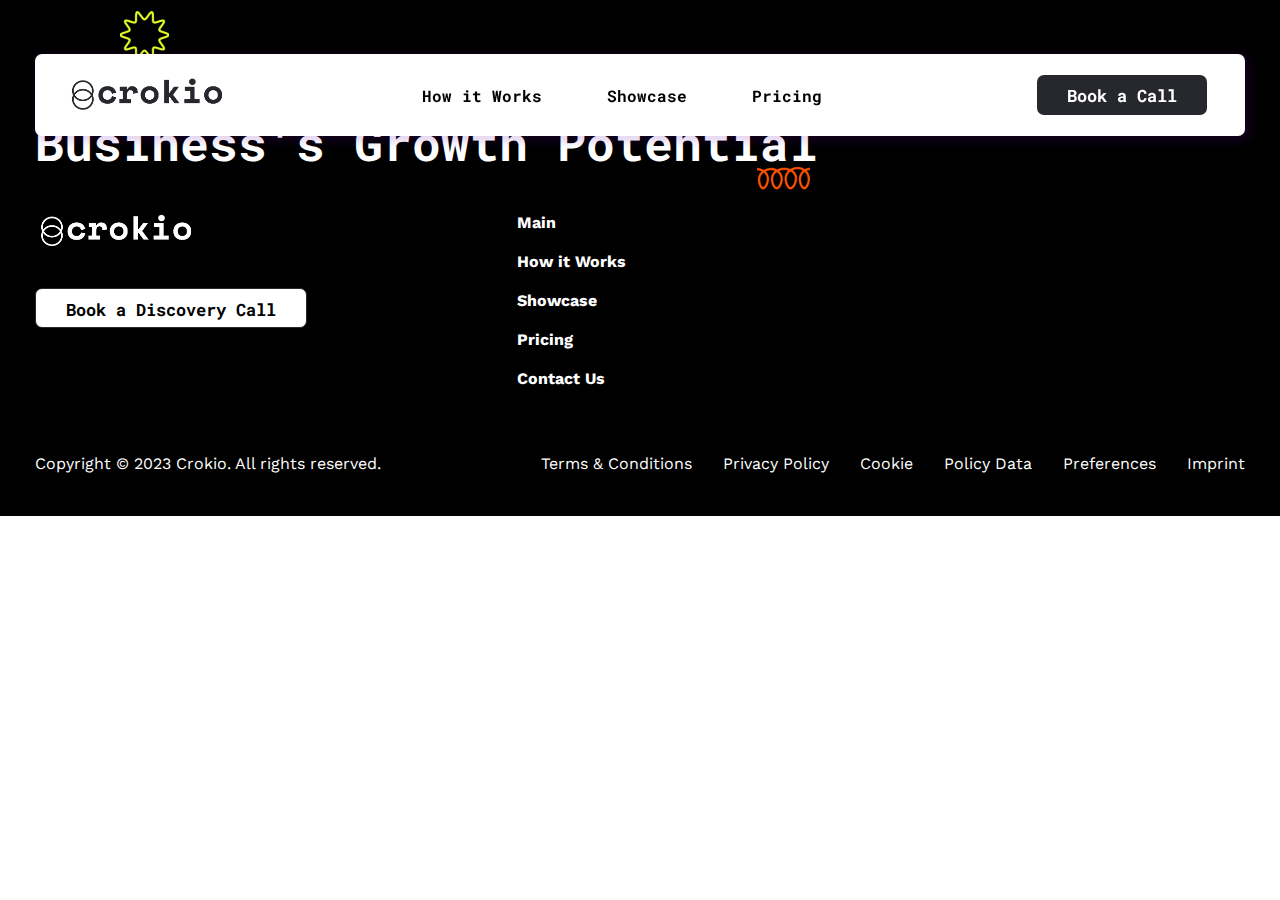
<file: showcase.html>
<!DOCTYPE html>
<html lang="en">
<head>
    <meta charset="UTF-8">
    <meta http-equiv="X-UA-Compatible" content="IE=edge">
    <meta name="viewport" content="width=device-width, initial-scale=1.0">
    <link rel="preconnect" href="https://fonts.googleapis.com">
    <link rel="preconnect" href="https://fonts.gstatic.com" crossorigin>
    <link href="https://fonts.googleapis.com/css2?family=Roboto+Mono:wght@400;500;700&display=swap" rel="stylesheet">
    <link rel="preconnect" href="https://fonts.googleapis.com">
    <link rel="preconnect" href="https://fonts.gstatic.com" crossorigin>
    <link href="https://fonts.googleapis.com/css2?family=Work+Sans&display=swap" rel="stylesheet">
    <script type="text/javascript" src="https://assets.calendly.com/assets/external/widget.js" async></script>
    <link rel="stylesheet" href="css/reset.css">
    <link rel="stylesheet" href="css/main.css">
    <title>Crokio</title>
</head>
<body>
    <div class="wrapper">
        <div class="calendly" id="calendly">
            <div class="calendly-inline-widget" data-url="https://calendly.com/crokio" id="modal"></div>
            <span class="calendly-close">X</span>
        </div>
        <header class="header panel" data-color="white">
            <div class="header__top">
                <div class="container">
                    <div class="header__top-inner">
                        <a class="header__top-logo" href="/index.html">
                            <div class="logo-first"><img src="images/logo.jpg" alt=""></div>
                            <div class="logo-second"><img src="images/logo2.jpg" alt=""></div>
                        </a>
                        <a class="burger"  href="#"><span></span></a>
                        <div class="header__nav">
                            <ul class="header__nav-list">
                                <li class="header__nav-item">
                                    <a class="header__nav-link" href="works.html">How it Works</a>
                                </li>
                                <li class="header__nav-item">
                                    <a class="header__nav-link" href="showcase.html">Showcase</a>
                                </li>
                                <li class="header__nav-item">
                                    <a class="header__nav-link" href="pricing.html">Pricing</a>
                                </li>
                            </ul>
                            <button class="header__nav-button button call" href="#">Book a Call</button>
                        </div>
                    </div>
                </div>
            </div>
        </header>
        <main class="main">
        </main>
        <footer class="footer">
            <img src="images/ico/fill.png" alt="" class="footer-ill">
            <img src="images/servi/vid-ico.png" alt="" class="footer-il">
            <div class="container">
                <div class="footer__inner">
                    <div class="footer__heading">
                        <h1 class="footer__heading-title tit">Crokio Team Unlocks Your Business's Growth Potential</h1>
                    </div>
                    <div class="footer__body">
                        <div class="footer__logo-box">
                            <a class="footer__logo" xlink:href="/">
                                <div class="footer__logo-first"><img src="images/logow.png" alt=""></div>
                                <div class="footer__logo-second"><img src="images/logow1.png" alt=""></div>
                            </a>
                            <div class="footer__buttons-box">
                                <button class="footer__button btn call" href="#">Book a Discovery Call</button>
                            </div>
                        </div>
                        <nav class="footer__nav">
                            <ul class="footer__nav-list">
                                <li class="footer__nav-item">
                                    <a href="index.html" class="footer__nav-link head">Main</a>
                                </li>
                                <li class="footer__nav-item">
                                    <a href="works.html" class="footer__nav-link">How it Works</a>
                                </li>
                                <li class="footer__nav-item">
                                    <a href="showcase.html" class="footer__nav-link">Showcase</a>
                                </li>
                                <li class="footer__nav-item">
                                    <a href="pricing.html" class="footer__nav-link">Pricing</a>
                                </li>
                                <li class="footer__nav-item">
                                    <a href="#" class="footer__nav-link call">Contact Us</a>
                                </li>
                            </ul>
                        </nav>
                    </div>
                    <div class="footer__bottom">
                        <div class="footer__bottom-info">
                            Copyright © 2023 Crokio. All rights reserved.
                        </div>
                        <ul class="footer__bottom-list">
                            <li class="footer__bottom-item">
                                <a href="#" class="footer__bottom-link">Terms & Conditions</a>
                            </li>
                            <li class="footer__bottom-item">
                                <a href="#" class="footer__bottom-link">Privacy Policy</a>
                            </li>
                            <li class="footer__bottom-item">
                                <a href="#" class="footer__bottom-link">Cookie</a>
                            </li>
                            <li class="footer__bottom-item">
                                <a href="#" class="footer__bottom-link">Policy Data</a>
                            </li>
                            <li class="footer__bottom-item">
                                <a href="#" class="footer__bottom-link">Preferences</a>
                            </li>
                            <li class="footer__bottom-item">
                                <a href="#" class="footer__bottom-link">Imprint</a>
                            </li>
                        </ul>
                    </div>
                </div>
            </div>
        </footer>
    </div>
    <script src="https://code.jquery.com/jquery-3.7.0.min.js"></script>
    <script src="js/slick.min.js"></script>
    <script src="js/script.js"></script>
</body>
</html>
</file>
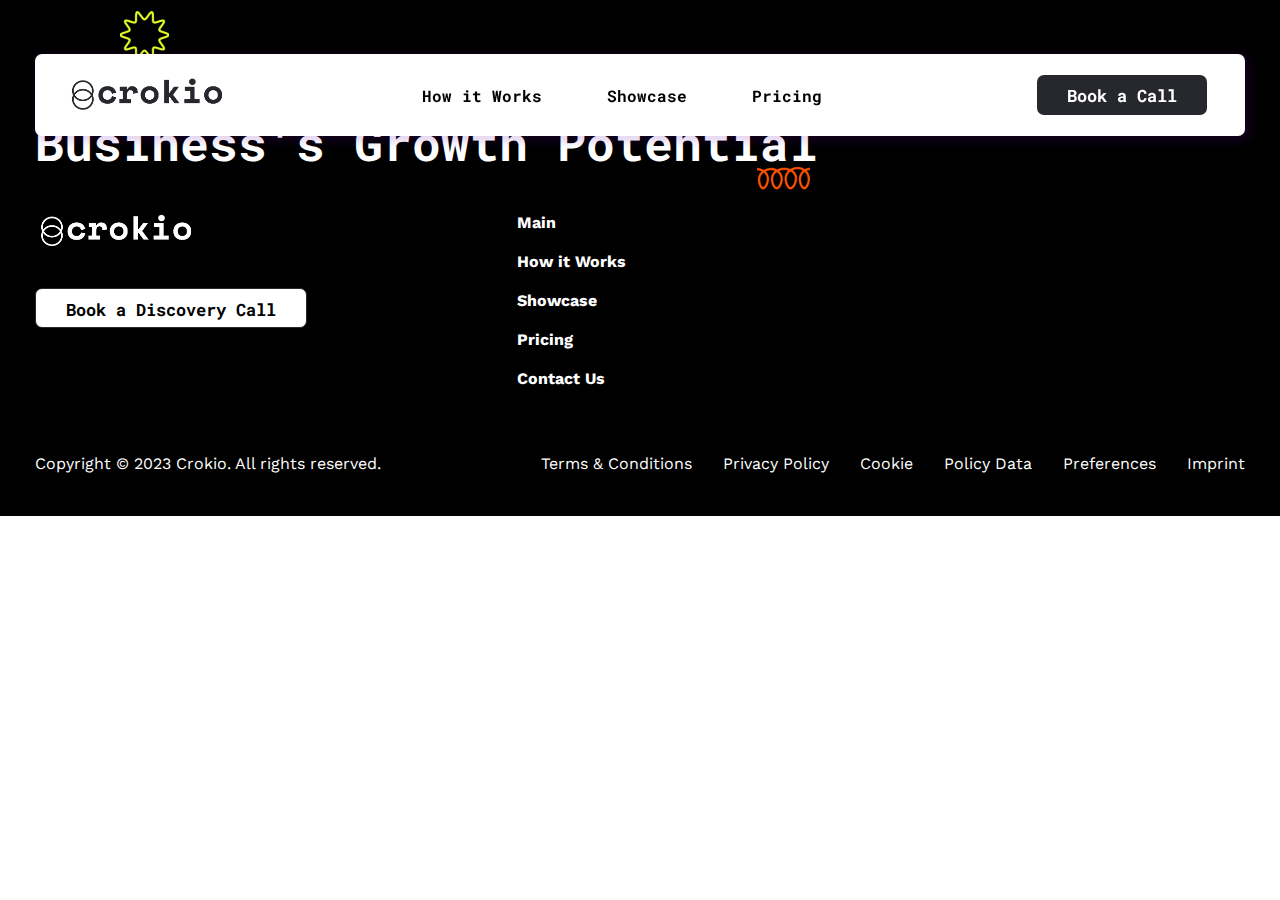
<file: works.html>
<!DOCTYPE html>
<html lang="en">
<head>
    <meta charset="UTF-8">
    <meta http-equiv="X-UA-Compatible" content="IE=edge">
    <meta name="viewport" content="width=device-width, initial-scale=1.0">
    <link rel="preconnect" href="https://fonts.googleapis.com">
    <link rel="preconnect" href="https://fonts.gstatic.com" crossorigin>
    <link href="https://fonts.googleapis.com/css2?family=Roboto+Mono:wght@400;500;700&display=swap" rel="stylesheet">
    <link rel="preconnect" href="https://fonts.googleapis.com">
    <link rel="preconnect" href="https://fonts.gstatic.com" crossorigin>
    <link href="https://fonts.googleapis.com/css2?family=Work+Sans&display=swap" rel="stylesheet">
    <link rel="stylesheet" href="css/reset.css">
    <link rel="stylesheet" href="css/main.css">
    <title>Crokio</title>
</head>
<body>
    <div class="wrapper">
        <div class="calendly">
            <div class="calendly-inline-widget" data-url="https://calendly.com/crokio" id="modal"></div>
            <span class="calendly-close">X</span>
        </div>
        <header class="header panel" data-color="white">
            <div class="header__top">
                <div class="container">
                    <div class="header__top-inner">
                        <a class="header__top-logo" href="/index.html">
                            <div class="logo-first"><img src="images/logo.jpg" alt=""></div>
                            <div class="logo-second"><img src="images/logo2.jpg" alt=""></div>
                        </a>
                        <a class="burger"  href="#"><span></span></a>
                        <div class="header__nav">
                            <ul class="header__nav-list">
                                <li class="header__nav-item">
                                    <a class="header__nav-link" href="works.html">How it Works</a>
                                </li>
                                <li class="header__nav-item">
                                    <a class="header__nav-link" href="showcase.html">Showcase</a>
                                </li>
                                <li class="header__nav-item">
                                    <a class="header__nav-link" href="pricing.html">Pricing</a>
                                </li>
                            </ul>
                            <button class="header__nav-button button call" href="#">Book a Call</button>
                        </div>
                    </div>
                </div>
            </div>
        </header>
        <main class="main">
        </main>
        <footer class="footer">
            <img src="images/ico/fill.png" alt="" class="footer-ill">
            <img src="images/servi/vid-ico.png" alt="" class="footer-il">
            <div class="container">
                <div class="footer__inner">
                    <div class="footer__heading">
                        <h1 class="footer__heading-title tit">Crokio Team Unlocks Your Business's Growth Potential</h1>
                    </div>
                    <div class="footer__body">
                        <div class="footer__logo-box">
                            <a class="footer__logo" xlink:href="/">
                                <div class="footer__logo-first"><img src="images/logow.png" alt=""></div>
                                <div class="footer__logo-second"><img src="images/logow1.png" alt=""></div>
                            </a>
                            <div class="footer__buttons-box">
                                <button class="footer__button btn call" href="#">Book a Discovery Call</button>
                            </div>
                        </div>
                        <nav class="footer__nav">
                            <ul class="footer__nav-list">
                                <li class="footer__nav-item">
                                    <a href="index.html" class="footer__nav-link head">Main</a>
                                </li>
                                <li class="footer__nav-item">
                                    <a href="works.html" class="footer__nav-link">How it Works</a>
                                </li>
                                <li class="footer__nav-item">
                                    <a href="showcase.html" class="footer__nav-link">Showcase</a>
                                </li>
                                <li class="footer__nav-item">
                                    <a href="pricing.html" class="footer__nav-link">Pricing</a>
                                </li>
                                <li class="footer__nav-item">
                                    <a href="#" class="footer__nav-link call">Contact Us</a>
                                </li>
                                </li>
                            </ul>
                        </nav>
                    </div>
                    <div class="footer__bottom">
                        <div class="footer__bottom-info">
                            Copyright © 2023 Crokio. All rights reserved.
                        </div>
                        <ul class="footer__bottom-list">
                            <li class="footer__bottom-item">
                                <a href="#" class="footer__bottom-link">Terms & Conditions</a>
                            </li>
                            <li class="footer__bottom-item">
                                <a href="#" class="footer__bottom-link">Privacy Policy</a>
                            </li>
                            <li class="footer__bottom-item">
                                <a href="#" class="footer__bottom-link">Cookie</a>
                            </li>
                            <li class="footer__bottom-item">
                                <a href="#" class="footer__bottom-link">Policy Data</a>
                            </li>
                            <li class="footer__bottom-item">
                                <a href="#" class="footer__bottom-link">Preferences</a>
                            </li>
                            <li class="footer__bottom-item">
                                <a href="#" class="footer__bottom-link">Imprint</a>
                            </li>
                        </ul>
                    </div>
                </div>
            </div>
        </footer>
    </div>
    <script src="https://code.jquery.com/jquery-3.7.0.min.js"></script>
    <script type="text/javascript" src="https://assets.calendly.com/assets/external/widget.js" async></script>
    <script src="js/slick.min.js"></script>
    <script src="js/script.js"></script>
</body>
</html>
</file>
<file: css/main.css>
body, html {
  font-family: "Roboto Mono", monospace;
  font-family: "Work Sans", sans-serif;
  font-size: 16px;
  color: #000;
  line-height: 21px;
  transition: background-color all 1s ease;
}

.wrapper {
  min-height: 100%;
  width: 100%;
  overflow: hidden;
}

.container {
  max-width: 1270px;
  padding: 0 30px;
  margin: 0 auto;
  height: 100%;
}

.button {
  padding: 9px 30px 10px 30px;
  background: #27282D;
  border-radius: 7px;
  color: #fff;
  font-weight: 700;
  font-size: 17px;
  display: flex;
  justify-content: center;
  white-space: nowrap;
  font-family: "Roboto Mono";
  text-align: center;
  height: 40px;
  transition: all 0.3s;
}
.button:hover {
  box-shadow: 6px 5px #E6FF28;
  color: #E6FF28;
}

.btn {
  padding: 9px 30px 10px 30px;
  background: #fff;
  border: 1px solid #27282D;
  border-radius: 7px;
  font-weight: 700;
  font-size: 17px;
  display: flex;
  justify-content: center;
  white-space: nowrap;
  font-family: "Roboto Mono";
  text-align: center;
  height: 40px;
  transition: all 0.3s;
}
.btn:hover {
  box-shadow: 6px 5px #E6FF28;
}

h1 {
  font-family: "Roboto Mono", monospace;
  font-weight: 700;
  font-size: 48px;
  line-height: 52.8px;
  text-align: center;
  max-width: 960px;
  margin: 0 auto;
}

h2 {
  font-family: "Roboto Mono", monospace;
  font-weight: 700;
  font-size: 36px;
  line-height: 47.48px;
}

p {
  font-family: "Work Sans", sans-serif;
  font-weight: 400;
  font-size: 16px;
  line-height: 18.77px;
  text-align: center;
  max-width: 900px;
  margin: 0 auto;
}

@media (max-width: 1000px) {
  h1 {
    font-size: 40px;
    line-height: 42px;
  }
}
@media (max-width: 750px) {
  h1 {
    font-size: 34px;
    line-height: 36px;
  }
}
@media (max-width: 650px) {
  h1 {
    font-size: 28px;
    line-height: 32px;
  }
  h2 {
    font-size: 18px;
    line-height: 30px;
  }
  p {
    font-size: 13px;
  }
}
@media (max-width: 450px) {
  h1 {
    font-size: 28px;
    line-height: 32px;
  }
}
.panel {
  transition: all 1s;
}

.text {
  transition: color 0.5s ease;
}

.color-black {
  background-color: #27282D;
  transition: all 1s ease;
}
.color-black .header__top {
  color: #000;
}
.color-black .progress {
  border: 2px solid #fff;
}
.color-black h1 {
  color: #fff;
}
.color-black .service__heading-text {
  color: #fff;
  transition: all 0.3s;
}
.color-black .circle__active-title {
  color: #fff;
  transition: all 0.3s;
}
.color-black .circle__active-text {
  color: #fff;
  transition: all 0.3s;
}
.color-black .cover__row-item,
.color-black .cover__row-items,
.color-black .cover__row-itemt {
  color: #000;
}
.color-black .build__box::before,
.color-black .build__box::after {
  background: url("../images/gray-overlay.svg") no-repeat 50% 50%;
  transition: all 1s ease;
}
.color-black .build__heading-title {
  color: #fff;
  transition: all;
}
.color-black .build__scroll-item {
  border: 1px solid rgba(33, 33, 33, 0.5647058824);
  background-color: rgba(33, 33, 33, 0.5647058824);
}
.color-black .build__scroll-item p {
  color: #fff;
}
.color-black .testimonials__slider-arrow,
.color-black .testimonials__slider-arrows {
  background-color: #27282D;
  fill: #fff;
  transition: all 0.5s;
}
.color-black .testimonials__slider-next::before,
.color-black .testimonials__slider-prev::before {
  background-color: #27282D;
  transition: all 0.5s;
}

.color-white {
  background-color: #fff;
  transition: all 1s ease;
}

.header__top {
  position: fixed;
  top: 54px;
  width: 100%;
  z-index: 150;
}

.header__top-inner {
  padding: 21px 38px 21px 32px;
  background: #FFFFFF;
  box-shadow: 3px 3px 8px 3px rgba(95, 0, 162, 0.17);
  border-radius: 7px;
  display: flex;
  justify-content: space-between;
  align-items: center;
}

.header__top-logo {
  position: relative;
}
.header__top-logo:hover .logo-second {
  opacity: 1;
}

.logo-first {
  position: absolute;
  top: 50%;
  left: 0;
  transform: translateY(-50%);
  width: 166px;
  height: 36px;
}
.logo-first img {
  width: 166px;
  height: 36px;
}

.logo-second {
  position: absolute;
  top: 50%;
  left: 0;
  transform: translateY(-50%);
  width: 166px;
  height: 36px;
  opacity: 0;
}
.logo-second img {
  width: 166px;
  height: 36px;
}

.header__nav {
  display: flex;
  align-items: center;
  justify-content: space-between;
}
.header__nav-list {
  display: flex;
  align-items: center;
  margin-right: 150px;
}
.header__nav-item {
  font-family: "Roboto Mono";
  margin-right: 65px;
  transition: all 0.3s;
}
.header__nav-item:hover {
  color: #BA89E5;
}
.header__nav-link {
  font-weight: 700;
  white-space: nowrap;
}
.header__body {
  padding: 200px 0 110px 0;
}

.header__body-inner {
  display: flex;
  flex-direction: column;
  align-items: center;
}

.header__heading-title {
  margin-bottom: 42px;
  max-width: 1160px;
}
.header__heading-text {
  margin-bottom: 42px;
}

.header__heading-text {
  margin-bottom: 62px;
}

.header__row-list {
  display: flex;
  align-items: center;
  margin-bottom: 8px;
}
.header__row-list:last-child {
  margin-bottom: 0;
}
.header__row-item {
  width: 266px;
  display: flex;
  align-items: center;
  margin-right: 11px;
  font-weight: 700;
}
.header__row-item:last-child {
  margin-right: 0;
}
.header__row-item img {
  width: 35px;
  height: 30px;
  margin: 0 3px;
}

.header__btn {
  display: flex;
  margin-bottom: 71px;
}
.header__btn-button {
  padding: 9px 39px 11px 39px;
  margin-right: 39px;
  width: 280px;
  height: 40px;
}
.header__btn-btn {
  width: 280px;
  padding: 9px 85px 11px 85px;
  height: 40px;
  color: #000;
}

@media (max-width: 1200px) {
  .header__nav-list {
    margin-right: 100px;
  }
}
@media (max-width: 1100px) {
  .header__nav-list {
    margin-right: 50px;
  }
}
@media (max-width: 1000px) {
  .header__top-logo {
    margin: 20px 0;
  }
  .burger {
    position: absolute;
    display: flex;
    flex-direction: column;
    top: 50%;
    right: 50px;
    transform: translateY(-50%);
    z-index: 160;
  }
  .burger span {
    display: block;
    width: 30px;
    height: 5px;
    margin: 3px 0;
    border-radius: 4px;
    background-color: #27282D;
  }
  .burger::before, .burger::after {
    content: "";
    display: block;
    width: 30px;
    height: 5px;
    border-radius: 4px;
    background-color: #27282D;
  }
  .header__nav {
    position: fixed;
    top: 0px;
    right: 30px;
    left: 30px;
    bottom: 0;
    margin: 0 30px 0 30px;
    display: flex;
    flex-direction: column;
    justify-content: center;
    align-items: center;
    height: 250px;
    background-color: #fff;
    box-shadow: 3px 3px 8px 3px rgba(95, 0, 162, 0.17);
    border-radius: 5px;
    margin: 115px;
    z-index: 100;
    margin: 0 auto;
    transform: translateY(-120%);
    transition: all 0.5s;
  }
  .header__nav--open {
    transform: translateY(65%);
  }
  .header__nav-list {
    display: flex;
    flex-direction: column;
    justify-content: center;
    margin-right: 0;
  }
  .header__nav-item {
    margin: 0 0 15px 0;
  }
  .header__nav-item:last-child {
    margin: 0 0 0 0;
  }
  .header__nav-button {
    margin: 32px 0 0 0;
  }
}
@media (max-width: 850px) {
  .header__row-list {
    display: flex;
    flex-direction: column;
    align-items: start;
    margin-bottom: 0px;
  }
  .header__top {
    position: fixed;
    top: 40px;
    width: 100%;
    z-index: 150;
  }
  .header__body {
    padding: 180px 0 110px 0;
  }
  .header__nav--open {
    transform: translateY(60%);
  }
}
@media (max-width: 700px) {
  .header__btn {
    display: flex;
    flex-direction: column;
  }
  .header__btn-button {
    margin: 0 0 15px 0;
  }
}
@media (max-width: 550px) {
  .header__top {
    top: 25px;
  }
  .header__nav {
    position: fixed;
    top: 0px;
    right: 15px;
    left: 15px;
    bottom: 0;
    margin: 0 30px 0 30px;
    display: flex;
    flex-direction: column;
    justify-content: center;
    align-items: center;
    height: 250px;
    background-color: #fff;
    box-shadow: 3px 3px 8px 3px rgba(95, 0, 162, 0.17);
    border-radius: 5px;
    margin: 115px;
    z-index: 100;
    margin: 0 auto;
    transform: translateY(-120%);
    transition: all 0.5s;
  }
  .header__nav--open {
    transform: translateY(55%);
  }
  .header__body {
    padding: 150px 0 110px 0;
  }
}
@media (max-width: 450px) {
  .header__btn {
    display: flex;
    flex-direction: column;
  }
  .header__btn-button {
    margin: 0 0 15px 0;
  }
}
.main__team {
  padding: 0 0 110px 0;
}

.team__slider {
  display: flex;
  width: 5240px;
}
.team__slaid {
  margin-right: 20px;
  transform: translate3d(0, 0, 0);
  animation: teams 45s linear infinite;
  border-radius: 12px;
}
.team__image-box {
  position: relative;
  border-radius: 15px;
}
.team__image-info {
  margin-top: 5px;
  text-align: center;
  padding: 5px 5px;
  background-color: #fff;
  border-radius: 12px;
  cursor: default;
}
.team__info-name {
  font-weight: 700;
  margin-bottom: 2px;
}

.purple {
  background-color: #BA89E5;
}
.purple__img {
  border-radius: 15px;
  border: 6px solid #BA89E5;
}

.yellow {
  background-color: #E6FF28;
}
.yellow__img {
  border-radius: 15px;
  border: 6px solid #E6FF28;
}

.orange {
  background-color: #FF5100;
}
.orange__img {
  border-radius: 15px;
  border: 6px solid #FF5100;
}
@keyframes teams {
  100% {
    transform: translate3d(-2500px, 0, 0);
  }
}
.team__image-box img {
  width: 227px;
  border-radius: 10px;
  filter: grayscale(1);
  transition: all 0.3s;
  overflow: hidden;
}

.team__image-box:hover img {
  filter: grayscale(0);
}

@media (max-width: 750px) {
  .main__team {
    padding: 0 0 64px 0;
  }
  .team__slaid {
    animation: teams 40s linear infinite;
  }
  .team__image-box {
    width: 190px;
  }
  .team__image-box img {
    width: 180px;
  }
  .team__image-info {
    width: 180px;
    height: 49px;
  }
  .purple__info {
    margin-top: 5px;
  }
}
.main__progress {
  padding: 0 0 110px 0;
}

.progress__inner {
  display: flex;
  justify-content: space-between;
  position: relative;
}

.progress {
  content: "";
  position: absolute;
  height: 2px;
  border: 2px solid #000000;
  border-radius: 2px;
  top: 32%;
  left: calc(12% - 1px);
  width: calc(75% - 1px);
  border: 2px solid #000000;
  border-radius: 2px;
  opacity: 0;
  transition: all 7.5s ease 0;
}
.progress.active {
  opacity: 1;
  animation: progres 2.1s linear;
}

@keyframes progres {
  0% {
    width: 0px;
  }
  25% {
    width: 19%;
  }
  50% {
    width: 38%;
  }
  75% {
    width: 56%;
  }
  100% {
    width: 75%;
  }
}
.circle__active-first {
  transform: translate(0px, 10%);
  opacity: 0;
  transition: all 1s ease 0;
  margin-right: 5px;
  position: relative;
}
.circle__active-first.active {
  transform: translate(0px, 0px);
  opacity: 1;
  transition: all 1s ease 0s;
}

.circle {
  margin: 0 auto;
  width: 19px;
  height: 19px;
  background: #BA89E5;
  border: 2px solid #000000;
  border-radius: 50%;
  transform: translate(-590px, 0px);
  opacity: 0;
  transition: all 0.8s ease 0;
}
.circle.active {
  transform: translate(0px, 0px);
  opacity: 1;
  transition: all 0.8s ease 0s;
}

.circle-sec {
  margin: 0 auto;
  width: 19px;
  height: 19px;
  background: #FF5100;
  border: 2px solid #000000;
  border-radius: 50%;
  transform: translate(-590px, 0px);
  opacity: 0;
  transition: all 1.2s ease 0;
}
.circle-sec.active {
  transform: translate(0px, 0px);
  opacity: 1;
  transition: all 1.2s ease 0s;
}

.circle-thr {
  margin: 0 auto;
  width: 19px;
  height: 19px;
  background: #E6FF28;
  border: 2px solid #000000;
  border-radius: 50%;
  transform: translate(-590px, 0px);
  opacity: 0;
  transition: all 1.6s ease 0;
}
.circle-thr.active {
  transform: translate(0px, 0px);
  opacity: 1;
  transition: all 1.6s ease 0s;
}

.circle-four {
  margin: 0 auto;
  width: 19px;
  height: 19px;
  background: #BA89E5;
  border: 2px solid #000000;
  border-radius: 50%;
  transform: translate(-590px, 0px);
  opacity: 0;
  transition: all 1.8s ease 0;
}
.circle-four.active {
  transform: translate(0px, 0px);
  opacity: 1;
  transition: all 1.8s ease 0s;
}

.circle__active-title {
  font-size: 14px;
  line-height: 18px;
  text-align: center;
  margin-bottom: 18px;
}

.circle__active-text {
  font-weight: 500;
  font-size: 14px;
  line-height: 16px;
  text-align: center;
  margin: 22px 0 0 0;
  max-width: 299px;
}

.circle__active-second {
  position: relative;
  margin-right: 5px;
  transform: translate(0px, 10%);
  opacity: 0;
  transition: all 1.3s ease 0;
}
.circle__active-second.active {
  transform: translate(0px, 0px);
  opacity: 1;
  transition: all 1.3s ease 0.3s;
}

.circle__active-three {
  position: relative;
  margin-right: 5px;
  transform: translate(0px, 10%);
  opacity: 0;
  transition: all 1.6s ease 0;
}
.circle__active-three.active {
  transform: translate(0px, 0px);
  opacity: 1;
  transition: all 1.6s ease 0.6s;
}

.circle__active-four {
  position: relative;
  margin-right: 5px;
  transform: translate(0px, 10%);
  opacity: 0;
  transition: all 1.9s ease 0;
}
.circle__active-four.active {
  transform: translate(0px, 0px);
  opacity: 1;
  transition: all 1.9s ease 0.9s;
}

@media (max-width: 1250px) {
  .progress {
    content: "";
    position: absolute;
    height: 2px;
    border: 2px solid #000000;
    border-radius: 2px;
    top: 28%;
    left: calc(12% - 1px);
    width: 75%;
    border: 2px solid #000000;
    border-radius: 2px;
    transform: translate(0, 0px);
    opacity: 0;
    transition: all 7.5s ease 0;
  }
  .progress.active {
    transform: translate(0px, 0px);
    opacity: 1;
    transition: all 7.5s ease 0s;
  }
}
@media (max-width: 1050px) {
  .main__progress {
    padding: 0px 0 110px 0;
  }
  .progress__inner {
    display: flex;
    flex-direction: column;
    justify-content: space-between;
    position: relative;
  }
  .progress {
    display: none;
  }
  .circle__active-title {
    margin: 51px 0 15px 0;
  }
  .circle__active-text {
    margin: 13px auto;
  }
}
.main__cover {
  padding: 0 0 110px 0;
}

.cover__inner {
  display: flex;
  justify-content: space-between;
  align-items: center;
  padding: 0 15px;
}

.cover__heading {
  margin-right: 54px;
}
.cover__heading-title {
  text-align: left;
  margin-bottom: 36px;
  max-width: 550px;
}
.cover__heading-text {
  text-align: left;
  max-width: 420px;
  margin: 0 0 43px 0;
}

.cover__row-item {
  padding: 29px 1px 53px 29px;
  max-height: 205px;
  background: #EDEDED;
  border: 2px solid #27282D;
  border-radius: 19px;
  max-width: 470px;
  transform: translate(0px, 55%);
  opacity: 0;
  transition: all 0.8s ease 0s;
}
.cover__row-item.active {
  transform: translate(-5px, 60%) rotate(9.76deg);
  opacity: 1;
  transition: all 0.8s ease 0s;
}
.cover__row-item.active:hover {
  transform: scale(1.2);
}
.cover__row-items {
  padding: 29px 1px 53px 29px;
  max-height: 205px;
  background: #EDEDED;
  border: 2px solid #27282D;
  border-radius: 19px;
  max-width: 470px;
  transform: translate(0px, -50%);
  opacity: 0;
  transition: all 0.8s ease 0s;
}
.cover__row-items.active {
  transform: translate(-5px, 5%) rotate(1.16deg);
  opacity: 1;
  transition: all 0.8s ease 0s;
}
.cover__row-items.active:hover {
  transform: scale(1.2) translate(0px, -55%);
}
.cover__row-itemt {
  padding: 29px 51px 53px 29px;
  min-height: 185px;
  background: #EDEDED;
  border: 2px solid #27282D;
  max-height: 205px;
  border-radius: 19px;
  max-width: 470px;
  transform: translate(0px, -100%);
  opacity: 0;
  transition: all 0.8s ease 0s;
}
.cover__row-itemt.active {
  transform: translate(-5px, -60%) rotate(-12.79deg);
  opacity: 1;
  transition: all 0.8s ease 0s;
}
.cover__row-itemt.active:hover {
  transform: scale(1.2) translate(0px, -30%);
}

.cover__item-head {
  font-size: 24px;
  line-height: 32px;
  margin-bottom: 22px;
}
.cover__item-text {
  font-size: 14px;
  line-height: 16px;
  margin: 24px 0 0 0;
  text-align: left;
}

@media (max-width: 850px) {
  .main__cover {
    padding: 0 0 100px 0;
  }
  .cover__inner {
    display: flex;
    flex-direction: column;
    align-items: center;
  }
  .cover__row-item {
    padding: 29px 20px 53px 20px;
    max-height: 205px;
    background: #EDEDED;
    border: 2px solid #27282D;
    border-radius: 19px;
    max-width: 470px;
    height: 195px;
    margin-bottom: 36px;
    transform: translate(0px, -10%);
    opacity: 0;
    transition: all 0.8s ease 0s;
  }
  .cover__row-item.active {
    transform: translate(0px, 0%) rotate(0deg);
    opacity: 1;
    transition: all 0.8s ease 0s;
  }
  .cover__row-item.active:hover {
    transform: scale(1);
  }
  .cover__row-items {
    padding: 29px 20px 53px 20px;
    max-height: 205px;
    background: #EDEDED;
    border: 2px solid #27282D;
    border-radius: 19px;
    margin-bottom: 36px;
    max-width: 470px;
    height: 195px;
    transform: translate(0px, 30%);
    opacity: 0;
    transition: all 0.1s ease 0s;
  }
  .cover__row-items.active {
    transform: translate(0px, 0%) rotate(0deg);
    opacity: 1;
    transition: all 0.8s ease 0.2s;
  }
  .cover__row-items.active:hover {
    transform: scale(1) translate(0px, 0%);
  }
  .cover__row-itemt {
    padding: 29px 20px 53px 20px;
    min-height: 185px;
    background: #EDEDED;
    border: 2px solid #27282D;
    max-height: 205px;
    border-radius: 19px;
    max-width: 470px;
    height: 195px;
    transform: translate(0px, 40%);
    opacity: 0;
    transition: all 0.8s ease 0.4s;
  }
  .cover__row-itemt.active {
    transform: translate(0px, 0%) rotate(0deg);
    opacity: 1;
    transition: all 0.8s ease 0.2s;
  }
  .cover__row-itemt.active:hover {
    transform: scale(1) translate(0px, 0%);
  }
  .cover__heading {
    margin: 0 0 64px 0;
    display: flex;
    flex-direction: column;
    align-items: center;
  }
  .cover__heading-title {
    text-align: center;
  }
  .cover__heading-text {
    text-align: center;
    margin: 0 auto;
  }
  .cover__heading-btn {
    margin-top: 42px;
  }
}
@media (max-width: 550px) {
  .cover__heading {
    margin: 0 0 64px 0;
  }
  .cover__heading-title {
    text-align: center;
  }
  .cover__heading-text {
    text-align: center;
    margin: 0 auto;
  }
  .cover__heading-btn {
    margin-top: 42px;
  }
  .cover__row-item {
    padding: 29px 5px 53px 29px;
    max-height: 220px;
  }
  .cover__row-items {
    padding: 29px 5px 53px 29px;
    max-height: 220px;
  }
  .cover__row-itemt {
    padding: 29px 5px 53px 29px;
    max-height: 220px;
  }
  .cover__item-head {
    font-size: 18px;
    line-height: 18px;
    margin: 0 10px 3px 0;
  }
  .cover__item-text {
    font-size: 13px;
    line-height: 13px;
    margin: 24px 10px 0 0;
    text-align: left;
  }
}
#busines, #commerce, #custom {
  z-index: 2;
}

.main__pricing {
  padding: 200px 0 72px 0;
}

.pricing__inner {
  width: 100%;
}

.pricing__heading {
  text-align: center;
  margin-bottom: 60px;
}
.pricing__heading-title {
  margin-bottom: 60px;
}
@keyframes circle {
  0% {
    background: #EDEDED;
    box-shadow: inset 4px 3px 8px -2px rgba(39, 40, 45, 0.2);
  }
  50% {
    background-color: #FF5100;
    box-shadow: 0px 0px 10px #FF5100;
  }
  100% {
    background: #EDEDED;
    box-shadow: inset 4px 3px 8px -2px rgba(39, 40, 45, 0.2);
  }
}
.price-btns {
  -webkit-tap-highlight-color: rgba(255, 255, 255, 0);
  -webkit-tap-highlight-color: transparent;
  scroll-behavior: smooth;
}

.card__box {
  display: flex;
  justify-content: space-between;
  align-items: center;
}
.card__box-cont {
  display: flex;
  justify-content: center;
  margin-right: 40px;
}
.card__box-item {
  height: 259px;
  width: 360px;
  background-color: #fff;
  margin-right: 40px;
  transition: all 0.5s;
  color: #1E1E1E;
}
.card__box-item:last-child {
  margin-right: 0;
}
.card__box-item:hover .card__box-title {
  background-color: #27282D;
  color: #fff;
  transition: all 0.5s;
}
.card__box-item:hover .card__box-title span {
  width: 34px;
  height: 34px;
  background-color: #FF5100;
  box-shadow: 0px 0px 10px #FF5100;
  transition: all 0.5s;
}
.card__box-item:hover .card__box-text {
  background-color: #27282D;
  color: #fff;
  transition: all 0.5s;
}
.card__box-item.active .card__box-title {
  background-color: #27282D;
  color: #fff;
  transition: all 0.5s;
}
.card__box-item.active .card__box-title span {
  width: 36px;
  height: 36px;
  margin-right: 33px;
  transition: all 0.5s;
  animation: circle 1s linear infinite;
}
.card__box-item.active .card__box-text {
  background-color: #27282D;
  color: #fff;
}
.card__box-content {
  display: flex;
  flex-direction: column;
  justify-content: center;
}
.card__box-title {
  display: flex;
  align-items: center;
  justify-content: left;
  font-size: 32px;
  text-align: center;
  margin-bottom: 35px;
  background-color: #fff;
  border: 1px solid #000000;
  border-radius: 12px;
  padding: 10px 35px 10px 35px;
  white-space: nowrap;
}
.card__box-title span {
  width: 34px;
  height: 34px;
  border-radius: 50%;
  margin-right: 35px;
  background: #EDEDED;
  box-shadow: inset 4px 3px 8px -2px rgba(39, 40, 45, 0.2);
  transition: all 0.5s;
}
.card__box-text {
  font-weight: 500;
  text-align: left;
  background-color: #fff;
  border: 1px solid #000000;
  border-radius: 12px;
  padding: 23px 35px 13px 35px;
  min-height: 182px;
}

@media (max-width: 1160px) {
  .card__box {
    display: flex;
    flex-direction: column;
    align-items: center;
  }
  .card__box-item {
    margin: 0 0 74px 0;
  }
  .card__box-item:last-child {
    margin-right: 0;
  }
}
@media (max-width: 550px) {
  .main__pricing {
    padding: 200px 0 46px 0;
  }
  .card__box {
    display: flex;
    justify-content: space-between;
    align-items: center;
  }
  .card__box-cont {
    display: flex;
    justify-content: center;
    margin-right: 40px;
  }
  .card__box-item {
    height: 60px;
    width: 300px;
    background-color: #fff;
    margin: 0 0 20px 0;
    transition: all 0.5s;
  }
  .card__box-item:last-child {
    margin: 0;
  }
  .card__box-content {
    display: flex;
    flex-direction: column;
    justify-content: center;
  }
  .card__box-title {
    display: flex;
    align-items: center;
    justify-content: left;
    font-size: 26px;
    text-align: center;
    margin-bottom: 0px;
    background-color: #fff;
    border: 1px solid #000000;
    border-radius: 12px;
    padding: 10px 35px 10px 35px;
    white-space: nowrap;
  }
  .card__box-title span {
    width: 34px;
    height: 34px;
    border-radius: 50%;
    background: #EDEDED;
    box-shadow: inset 4px 3px 8px -2px rgba(39, 40, 45, 0.2);
    transition: all 0.5s;
  }
  .card__box-text {
    display: none;
  }
}
.main__inclusive {
  padding: 42px 0 180px 0;
}

.inclusive__inner {
  display: flex;
  flex-direction: column;
  align-items: center;
}

.inclusive__content {
  display: flex;
  justify-content: space-between;
  align-items: center;
  width: 100%;
}

.inclusive-wrapper {
  position: relative;
}

.inclusive-shadow {
  position: absolute;
  top: 0%;
  left: 0%;
  width: 100%;
  height: 100%;
  z-index: -10;
  background: linear-gradient(135deg, rgb(255, 81, 0), rgb(95, 0, 162));
  filter: blur(40px);
  border-radius: 12px;
  opacity: 0.8;
}

.inclusive__box {
  position: relative;
  padding: 32px 42px 70px 42px;
  background-color: #F5F5F5;
  border-radius: 12px;
  width: 100%;
  height: 487px;
  display: flex;
  justify-content: space-between;
  align-items: center;
  position: relative;
  display: none;
  position: relative;
}
.inclusive__box-content {
  margin-right: 65px;
}
.inclusive__box.active {
  display: flex;
}
.inclusive__box-price {
  width: 390px;
}

.inclusive__heading {
  margin-bottom: 30px;
}
.inclusive__heading-title {
  text-align: left;
  margin-bottom: 50px;
  font-size: 28px;
  line-height: 42px;
}
.inclusive__heading-text {
  text-align: left;
  max-width: 654px;
}

.inclusive__info {
  display: flex;
}
.inclusive__info-list {
  margin-right: 36px;
}
.inclusive__info-item {
  font-weight: 500;
  font-size: 16px;
  line-height: 19px;
  margin-bottom: 20px;
  display: flex;
  align-items: center;
}
.inclusive__info-item img {
  width: 22px;
  height: 20px;
  margin-right: 8px;
}
.inclusive__info-item:last-child {
  margin-bottom: 0;
}

.inclusive__info-acc {
  display: none;
}

.inclusive__box-price {
  display: flex;
  flex-direction: column;
  align-items: center;
}

.custom-price {
  min-width: 227px;
}

.inclusive__price-title {
  font-weight: 700;
  font-size: 50px;
  line-height: 110%;
  color: #27282D;
  white-space: nowrap;
}
.inclusive__price-title span {
  font-size: 32px;
}
.inclusive__price-btn {
  margin: 29px 0 12px 0;
  width: 213px;
}
.inclusive__price-text {
  letter-spacing: -0.019em;
}
.inclusive__price-sale {
  font-weight: 700;
  font-size: 32px;
  line-height: 42px;
  display: flex;
  align-items: center;
  text-align: center;
  color: #000000;
  padding: 5px 7px;
  background-color: #E6FF28;
  border-radius: 17px;
  position: absolute;
  top: 32px;
  right: 43px;
  white-space: nowrap;
}

.inclusive__box-img {
  position: absolute;
}

.inclusive-img-first {
  width: 54px;
  height: 54px;
  position: absolute;
  bottom: -140px;
  right: -730px;
}

.inclusive-img-second {
  width: 54px;
  height: 54px;
  position: absolute;
  bottom: -200px;
  right: -1010px;
}

.inclusive__button {
  width: 350px;
  background: #FF5100;
  border-radius: 7px;
  margin-top: 37px;
  position: absolute;
  bottom: -100px;
  left: 50%;
  transform: translateX(-50%);
}

.inclusive__buttons {
  width: 350px;
  background: #fff;
  color: #000000;
  border: 1px solid #27282D;
  border-radius: 7px;
  margin-top: 37px;
  position: absolute;
  bottom: -100px;
  left: 50%;
  transform: translateX(-50%);
  transition: all 0.5s;
}
.inclusive__buttons:hover {
  color: #000000;
}

.inclusive__btn-box {
  width: 750px;
  position: absolute;
  bottom: -100px;
  left: 50%;
  transform: translateX(-50%);
  display: flex;
  justify-content: space-between;
}

.inclusive__btn {
  width: 350px;
  background: #FF5100;
  border-radius: 7px;
  margin-top: 37px;
}

.inclusive__btns {
  width: 350px;
  background: #fff;
  color: #000000;
  border: 1px solid #27282D;
  border-radius: 7px;
  margin-top: 37px;
  transition: all 0.5s ease;
}
.inclusive__btns:hover {
  color: #000000;
}

.inclusive__buttons {
  width: 320px;
}

@media (max-width: 1250px) {
  .inclusive__box {
    height: 100%;
  }
}
@media (max-width: 1150px) {
  .inclusive-img-first {
    width: 54px;
    height: 54px;
    position: absolute;
    bottom: -140px;
    right: -645px;
  }
  .inclusive-img-second {
    width: 54px;
    height: 54px;
    position: absolute;
    bottom: -200px;
    right: -870px;
  }
}
@media (max-width: 1000px) {
  .inclusive__content {
    display: flex;
    flex-direction: column;
    align-items: center;
    width: 100%;
  }
  .inclusive__box {
    padding: 33px 63px 54px 43px;
    background-color: #F5F5F5;
    border-radius: 12px;
    width: 100%;
    display: flex;
    justify-content: space-between;
    align-items: center;
    position: relative;
    display: none;
  }
  .inclusive__box-content {
    margin-right: 0px;
    max-width: 675px;
  }
  .inclusive__box.active {
    display: flex;
  }
  .inclusive__box-img {
    display: none;
  }
  .inclusive__heading {
    margin-bottom: 26px;
  }
  .inclusive__heading-title {
    text-align: center;
    line-height: 42px;
  }
  .inclusive__heading-text {
    text-align: center;
  }
  .inclusive__info {
    display: flex;
    align-items: center;
    justify-content: space-between;
  }
  .inclusive__info-list {
    margin: 0 0 64px 0;
  }
  .inclusive__info-item {
    margin-bottom: 20px;
    display: flex;
    align-items: center;
  }
  .inclusive__info-item:last-child {
    margin-bottom: 0;
  }
  .inclusive__price-title {
    font-weight: 700;
    font-size: 54px;
    line-height: 110%;
    color: #27282D;
  }
  .inclusive__price-btn {
    margin: 29px 0 12px 0;
    width: 213px;
  }
  .inclusive__price-text {
    letter-spacing: -0.019em;
  }
  .inclusive__price-sale {
    position: sticky;
    margin-left: 350px;
    top: 460px;
    right: 95px;
  }
}
@media (max-width: 830px) {
  .inclusive__btn-box {
    display: flex;
    flex-direction: column-reverse;
    align-items: center;
  }
  .inclusive__btn-box {
    bottom: -150px;
  }
  .inclusive__button {
    white-space: nowrap;
    width: 320px;
  }
  .inclusive__buttons {
    white-space: nowrap;
    width: 320px;
  }
  .inclusive__btn {
    margin-top: 18px;
    width: 320px;
    white-space: nowrap;
  }
  .inclusive__btns {
    margin-top: 18px;
    width: 320px;
    white-space: nowrap;
  }
}
@media (max-width: 710px) {
  .inclusive__content {
    display: flex;
    flex-direction: column;
    align-items: center;
  }
  .inclusive__box-content {
    width: 100%;
  }
  .inclusive__box {
    padding: 33px 13px 54px 13px;
    background-color: #F5F5F5;
    border-radius: 12px;
    width: 100%;
    display: flex;
    justify-content: space-between;
    align-items: center;
    position: relative;
    display: none;
  }
  .inclusive__box-content {
    margin-right: 0px;
    max-width: 675px;
  }
  .inclusive__box.active {
    display: flex;
  }
  .inclusive__box-img {
    display: none;
  }
  .inclusive__heading {
    margin-bottom: 26px;
  }
  .inclusive__heading-title {
    text-align: center;
    line-height: 38px;
    font-size: 25px;
  }
  .inclusive__heading-text {
    text-align: center;
  }
  .inclusive__info {
    display: none;
  }
  .inclusive__info-acc {
    display: flex;
    flex-direction: column;
    max-width: 297px;
    margin: 0 auto;
  }
  .inclusive__acc-btn {
    color: #000;
    margin-bottom: 38px;
  }
  .acc-sec {
    margin: 20px 0 46px 0;
  }
  #inclusive-acc {
    display: none;
  }
  #inclusive-acc-last {
    display: none;
  }
  #inclusive-acc-pink {
    display: none;
  }
  #inclusive-accs {
    display: none;
  }
  #inclusive-ac {
    display: none;
  }
  #inclusive-accs {
    display: none;
  }
  #first-acc {
    display: none;
  }
  #second-acc {
    display: none;
  }
  .inclusive__acc {
    margin-right: 0px;
  }
  .inclusive__acc-item {
    font-weight: 500;
    font-size: 16px;
    line-height: 19px;
    margin-bottom: 20px;
    display: flex;
    align-items: center;
  }
  .inclusive__acc-item img {
    width: 22px;
    height: 20px;
    margin-right: 8px;
  }
  .inclusive__acc-item:last-child {
    margin-bottom: 0;
  }
  .inclusive__price-title {
    font-weight: 700;
    font-size: 48px;
    line-height: 110%;
    color: #27282D;
  }
  .inclusive__price-btn {
    margin: 29px 0 12px 0;
    width: 213px;
  }
  .inclusive__price-text {
    letter-spacing: -0.019em;
  }
  .inclusive__price-sale {
    position: sticky;
    margin-left: 350px;
    top: 460px;
    right: 95px;
  }
}
@media (max-width: 600px) {
  .inclusive__price-sale {
    position: sticky;
    margin-left: 138px;
    margin-bottom: 10px;
  }
  .inclusive__price-title {
    font-weight: 700;
    font-size: 50px;
    line-height: 110%;
    color: #27282D;
    white-space: nowrap;
  }
  .inclusive__price-title span {
    font-size: 32px;
    display: block;
  }
}
@media (max-width: 450px) {
  .inclusive__btn-box {
    display: flex;
    flex-direction: column;
    align-items: center;
  }
  .inclusive__btn-box {
    bottom: -170px;
  }
  .inclusive__info-acc {
    max-width: 246px;
  }
  .inclusive__acc-item {
    font-size: 13px;
  }
  .inclusive__box {
    max-width: 320px;
  }
}
@media (max-width: 390px) {
  .inclusive__content {
    display: flex;
    flex-direction: column;
    align-items: center;
    max-width: 270px;
    margin: 0 auto;
  }
  .inclusive__price-title {
    font-size: 42px;
  }
  .inclusive__price-sale {
    position: sticky;
    margin-left: 0px;
    margin-bottom: 10px;
  }
}
.main__grow {
  padding: 0 0 180px 0;
}

.grow__heading {
  margin-bottom: 60px;
}
.grow__heading-title {
  margin-bottom: 60px;
  max-width: 1160px;
}
.grow__heading-text {
  max-width: 960px;
}

.grow__acc-box {
  display: flex;
  justify-content: center;
}

.grow__acc {
  margin-right: 40px;
  width: 455px;
}
.grow__acc:last-child {
  margin-right: 0;
}
.grow__acc-title {
  text-align: center;
  padding: 20px 52px;
  background: #FFFFFF;
  border: 1px solid #000000;
  border-radius: 7px;
  margin-bottom: 17px;
}
.grow__acc-link {
  width: 455px;
}
.grow__acc-head {
  font-weight: 700;
  font-size: 16px;
  line-height: 19px;
  color: #1E1E1E;
  position: relative;
}
.grow__acc-head::before {
  content: " ";
  position: absolute;
  top: 50%;
  left: -30px;
  width: 21px;
  height: 2.2px;
  background: #FF3F3A;
  border-radius: 10px;
}
.grow__acc-head::after {
  content: " ";
  position: absolute;
  top: 50%;
  left: -30px;
  width: 21px;
  height: 2.2px;
  background: #FF3F3A;
  border-radius: 10px;
}
.grow__acc-text {
  text-align: left;
  margin-top: 17px;
  font-weight: 500;
  font-size: 16px;
  line-height: 19px;
  max-width: 310px;
  color: #1E1E1E;
}

.green-title {
  cursor: default;
  transition: all 0.5s;
  box-shadow: 6px 5px #57E600;
}

.orange-title {
  cursor: default;
  transition: all 0.5s;
  box-shadow: 6px 5px #FF0000;
}

.grow__acc-item {
  margin-bottom: 30px;
}
.grow__acc-item:last-child {
  margin-bottom: 0;
}

.grow__item-box {
  padding: 25px 56px;
  background: #FFFFFF;
  border: 1px solid #000000;
  border-radius: 7px;
  width: 455px;
}

.grow__acc-head::after {
  transform: rotate(90deg);
  transition: all 0.3s;
}

.grow__acc-link--active .grow__acc-head::after {
  transform: rotate(0deg);
}

.green-head {
  transition: all 0.3s;
}
.green-head:hover {
  text-shadow: 2px 1.5px #57E600;
}
.green-head::before {
  background-color: #57E600;
}
.green-head::after {
  background-color: #57E600;
}

.orange-head {
  transition: all 0.5s;
}
.orange-head:hover {
  text-shadow: 2px 1.5px #FF0000;
}

@media (max-width: 1000px) {
  .grow__acc-box {
    display: flex;
    flex-direction: column;
    justify-content: center;
    align-items: center;
  }
  .grow__acc {
    margin: 0 0 46px 0;
  }
  .grow__acc:last-child {
    margin: 0 0 0 0;
  }
}
@media (max-width: 830px) {
  .main__grow {
    padding: 60px 0 180px 0;
  }
}
@media (max-width: 650px) {
  .grow__acc {
    width: 320px;
  }
  .grow__acc-title {
    padding: 10px 42px;
  }
  .grow__acc-link {
    width: 320px;
  }
  .grow__acc-head {
    font-weight: 700;
    font-size: 16px;
    line-height: 19px;
    color: #1E1E1E;
    position: relative;
  }
  .grow__acc-text {
    font-size: 13px;
    max-width: 310px;
  }
  .grow__item-box {
    padding: 25px 56px;
    width: 320px;
  }
}
.main__faq {
  padding: 0 0 180px 0;
}

.faq__heading {
  margin-bottom: 60px;
}
.faq__acc {
  max-width: 1060px;
  margin: 0 auto;
}
.faq__acc-item {
  max-width: 1060px;
  background: #FFFFFF;
  border: 1px solid #000000;
  border-radius: 19px;
  margin-bottom: 10px;
}
.faq__acc-item:last-child {
  margin-bottom: 0;
}
.faq__acc-head {
  font-family: "Work Sans";
  padding: 31px 30px 29px 100px;
  font-weight: 500;
  font-size: 28px;
  line-height: 38px;
  color: #1E1E1E;
  position: relative;
  transition: all 0.5s;
}
.faq__acc-head:hover {
  font-weight: 700;
}
.faq__acc-head::before {
  position: absolute;
  content: "";
  top: 50%;
  left: 30px;
  width: 25px;
  height: 2px;
  background-color: #000000;
  transform: rotate(65deg);
  transition: all 0.5s;
}
.faq__acc-head::after {
  position: absolute;
  content: "";
  top: 50%;
  left: 40px;
  width: 25px;
  height: 2px;
  background-color: #000000;
  transform: rotate(-65deg);
  transition: all 0.5s;
}
.faq__acc-text {
  display: flex;
  flex-direction: column;
  align-items: center;
  font-family: "Work Sans";
  font-weight: 500;
  font-size: 16px;
  line-height: 19px;
  color: #1E1E1E;
  text-align: left;
  padding: 0px 30px 29px 100px;
}

.faq__acc-head:hover.faq__acc-head::before {
  height: 4px;
  left: 30.5px;
}

.faq__acc-head:hover.faq__acc-head::after {
  height: 4px;
}

.faq__acc-link--active .faq__acc-head::before {
  height: 4px;
  left: 30.5px;
}

.faq__acc-link--active .faq__acc-head::after {
  height: 4px;
}

.tex {
  display: block;
  align-self: start;
}

.img-acc {
  width: 524px;
  height: 307px;
}

@media (max-width: 850px) {
  .faq__heading {
    margin-bottom: 64px;
  }
  .faq__acc-head {
    font-size: 23px;
  }
  .faq__acc-text {
    font-size: 16px;
  }
}
@media (max-width: 700px) {
  .faq__heading {
    margin-bottom: 64px;
  }
  .faq__acc-head {
    font-size: 18px;
    line-height: 20px;
  }
  .faq__acc-text {
    font-size: 13px;
  }
  .img-acc {
    width: 300px;
    height: 207px;
  }
  .img-acc img {
    width: 300px;
    height: 207px;
  }
}
@media (max-width: 500px) {
  .faq__heading {
    margin-bottom: 64px;
  }
  .faq__acc-head {
    font-size: 16px;
    line-height: 20px;
    padding: 15px 20px 15px 85px;
  }
  .faq__acc-text {
    font-size: 13px;
    padding: 0px 20px 15px 85px;
  }
  .img-acc {
    width: 180px;
    height: 117px;
  }
  .img-acc img {
    width: 180px;
    height: 117px;
  }
}
.price-but {
  margin-right: 0;
}

.main__build {
  padding: 0 0 110px 0;
}

.build__heading {
  text-align: center;
  margin-bottom: 42px;
}
.build__heading-title {
  max-width: 1100px;
}

.build__box {
  position: relative;
}
.build__box::before {
  content: "";
  position: absolute;
  top: -30px;
  left: -20px;
  background: url("../images/overlay.svg") no-repeat 50% 50%;
  width: 251px;
  height: 102px;
  z-index: 10;
}
.build__box::after {
  content: "";
  position: absolute;
  top: -30px;
  right: 0px;
  background: url("../images/overlay.svg") no-repeat 50% 50%;
  width: 251px;
  height: 102px;
  transform: rotate(180deg);
  z-index: 10;
}

.build__scroll {
  display: flex;
  align-items: center;
  justify-content: center;
  margin-left: 20px;
  width: 5421px;
  position: relative;
}
.build__scroll-item {
  width: 350px;
  border: 1px solid #27282D;
  text-align: center;
  border-radius: 25px;
  margin-right: 20px;
  padding: 10px;
  white-space: nowrap;
  transform: translate3d(0, 0, 0);
  animation: scrl 35s linear infinite;
  transition: all 0.4s;
  cursor: default;
}
.build__scroll-item:hover {
  color: #fff;
  background-color: #BA89E5;
  border: 1px solid #BA89E5;
}
@keyframes scrl {
  100% {
    transform: translate3d(-2500px, 0, 0);
  }
  0% {
    transform: translate3d(0, 0, 0);
  }
}
.build__grid {
  display: -ms-flexbox;
  justify-content: center;
  align-items: center;
  margin-top: 42px;
}
.build__grid-list {
  display: flex;
  justify-content: center;
  gap: 20px;
}
.build__grid-item {
  opacity: 1;
  transition: all 0.3s;
  width: 100px;
  height: 100px;
}
.build__grid-item:hover {
  opacity: 1;
  transform: scale(1.2);
}
.build__grid-item img {
  width: 100px;
  height: 100px;
}

.build-first {
  opacity: 0;
  transform: translate(0px, 20%);
  transition: all 0.8s;
}
.build-first.active {
  opacity: 1;
  transform: translate(0px, 0%);
  transition: all 0.8s ease 0;
}

.build-second {
  display: flex;
  justify-content: center;
  gap: 20px;
  opacity: 0;
  transform: translate(0px, 20%);
  transition: all 0.8s;
}
.build-second.active {
  opacity: 1;
  transform: translate(0px, 0%);
  transition: all 0.8s ease 0.2s;
}

.build-three {
  display: flex;
  justify-content: center;
  gap: 20px;
  opacity: 0;
  transform: translate(0px, 20%);
  transition: all 0.8s;
}
.build-three.active {
  opacity: 1;
  transform: translate(0px, 0%);
  transition: all 0.8s ease 0.3s;
}

@media (max-width: 1100px) {
  .build__grid-item {
    width: 70px;
    height: 70px;
  }
  .build__grid-item img {
    width: 70px;
    height: 70px;
  }
}
@media (max-width: 950px) {
  .build__grid-list {
    -ms-grid-rows: auto 30px auto 30px auto 30px auto 30px auto 30px auto;
    -ms-grid-columns: 70px 30px 70px 30px 70px 30px 70px;
    grid-template: repeat(6, auto)/repeat(4, 70px);
    gap: 10px;
  }
  .build__grid-item {
    width: 40px;
    height: 40px;
  }
  .build__grid-item img {
    width: 40px;
    height: 40px;
  }
  .build-second {
    gap: 10px;
  }
}
@media (max-width: 500px) {
  .build__scroll {
    width: 3421px;
  }
  .build__scroll-item {
    width: 150px;
    padding: 7px;
  }
  .build__grid-list {
    -ms-grid-rows: auto 30px auto 30px auto 30px auto 30px auto 30px auto;
    -ms-grid-columns: 70px 30px 70px 30px 70px 30px 70px;
    grid-template: repeat(6, auto)/repeat(4, 70px);
    gap: 2px;
  }
  .build__grid-item {
    width: 38px;
    height: 38px;
  }
  .build__grid-item img {
    width: 38px;
    height: 38px;
  }
  .build-second {
    margin: 2px 0 2px 0;
    gap: 2px;
  }
}
.main__service {
  padding: 0 0 110px 0;
}

.service__heading {
  margin-bottom: 64px;
}
.service__heading-title {
  margin-bottom: 36px;
  max-width: 692px;
}
.service__heading-text {
  max-width: 740px;
}

.service__grid {
  display: flex;
  justify-content: center;
}
.service__grid-list {
  display: grid;
  -ms-grid-rows: auto 47px auto;
  -ms-grid-columns: auto 47px auto;
  grid-template: repeat(2, auto)/repeat(2, 500px);
  gap: 47px;
}
.service__grid-item {
  padding: 52px 10px 88px 37px;
  background-color: #EDEDED;
  box-shadow: 17px 13px #BA89E5;
  border-radius: 19px;
  transition: all 0.8s ease;
  position: relative;
  max-width: 500px;
  height: 500px;
  position: relative;
}
.service__grid-item:hover {
  background-color: #BA89E5;
  box-shadow: 17px 13px #E6FF28;
  color: #fff;
  cursor: default;
}
.service__grid-item:hover p {
  color: #fff;
  cursor: default;
}
.service__grid-item:hover h2 {
  color: #fff;
  cursor: default;
}

.service__grid-item:hover .service__grid-backgr {
  opacity: 1;
}

.service__grid-item:hover .service__grid-human {
  opacity: 1;
  transform: translateX(100%);
}

.service__grid-item:hover .service__grid-ico {
  opacity: 1;
}

.service__grid-item:hover .service__grid-icot {
  opacity: 1;
}

.service__grid-icon {
  position: absolute;
  top: 100px;
  right: 30px;
  width: 53px;
  height: 53px;
  transition: all 0.5s;
}
.service__grid-icon img {
  width: 53px;
  height: 53px;
}

.service__grid-ico {
  position: absolute;
  top: 100px;
  right: 30px;
  width: 53px;
  height: 53px;
  opacity: 0;
  transition: all 0.5s;
}
.service__grid-ico img {
  width: 53px;
  height: 53px;
}

.service__grid-icont {
  position: absolute;
  bottom: 140px;
  left: 50px;
  width: 54px;
  height: 53px;
  transition: all 0.5s;
}
.service__grid-icont img {
  width: 54px;
  height: 53px;
}

.service__grid-icot {
  position: absolute;
  bottom: 140px;
  left: 50px;
  width: 54px;
  height: 53px;
  opacity: 0;
  transition: all 0.5s;
}
.service__grid-icot img {
  width: 54px;
  height: 53px;
}

.service__grid-human {
  position: absolute;
  top: 360px;
  width: 89px;
  height: 130px;
  opacity: 0;
  z-index: 5;
  transform: translateX(0%);
  transition: all 0.5s;
}
.service__grid-human img {
  width: 89px;
  height: 130px;
}

.service__grid-backgrs {
  position: absolute;
  top: 370px;
  left: 190px;
  border-radius: 7px;
  transition: all 0.7s;
  width: 203px;
  height: 100px;
  border-radius: 7px;
}
.service__grid-backgrs img {
  width: 203px;
  height: 100px;
  border-radius: 7px;
}

.service__grid-backgr {
  position: absolute;
  top: 370px;
  left: 190px;
  border-radius: 7px;
  transition: all 0.7s;
  opacity: 0;
  width: 203px;
  height: 100px;
  border-radius: 7px;
}
.service__grid-backgr img {
  width: 203px;
  height: 100px;
  border-radius: 7px;
}

.service__grid-item:hover .service__grid-backgraund {
  opacity: 1;
}

.service__grid-item:hover .service__grid-humans {
  opacity: 1;
  transform: translateX(150%);
}

.service__grid-item:hover .service__grid-icof {
  opacity: 1;
}

.service__grid-iconf {
  position: absolute;
  top: 150px;
  right: 50px;
  width: 49px;
  height: 50px;
  transition: all 0.5s;
}
.service__grid-iconf img {
  width: 49px;
  height: 50px;
}

.service__grid-icof {
  position: absolute;
  top: 150px;
  right: 50px;
  width: 49px;
  height: 50px;
  opacity: 0;
  transition: all 0.5s;
}
.service__grid-icof img {
  width: 49px;
  height: 50px;
}

.service__grid-humans {
  position: absolute;
  top: 340px;
  width: 101px;
  height: 148px;
  opacity: 0;
  z-index: 5;
  transform: translateX(0%);
  transition: all 0.5s;
}
.service__grid-humans img {
  width: 101px;
  height: 148px;
}

.service__grid-backgraunds {
  position: absolute;
  bottom: 10px;
  left: 260px;
  border-radius: 7px;
  transition: all 0.7s;
  width: 141px;
  height: 195px;
  border-radius: 7px;
}
.service__grid-backgraunds img {
  width: 141px;
  height: 195px;
  border-radius: 7px;
}

.service__grid-backgraund {
  position: absolute;
  bottom: 10px;
  left: 260px;
  border-radius: 7px;
  transition: all 0.7s;
  opacity: 0;
  width: 141px;
  height: 195px;
  border-radius: 7px;
}
.service__grid-backgraund img {
  width: 141px;
  height: 195px;
  border-radius: 7px;
}

.service__grid-item:hover .service__grid-back {
  opacity: 1;
}

.service__grid-item:hover .service__grid-humant {
  opacity: 1;
  transform: translateX(160%);
}

.service__grid-item:hover .service__grid-icost {
  opacity: 1;
}

.service__grid-item:hover .service__grid-icostr {
  opacity: 1;
}

.service__grid-iconst {
  position: absolute;
  top: 140px;
  right: 100px;
  width: 49px;
  height: 50px;
  transition: all 0.5s;
}
.service__grid-iconst img {
  width: 49px;
  height: 50px;
}

.service__grid-icost {
  position: absolute;
  top: 140px;
  right: 100px;
  width: 49px;
  height: 50px;
  opacity: 0;
  transition: all 0.5s;
}
.service__grid-icost img {
  width: 49px;
  height: 50px;
}

.service__grid-iconstr {
  position: absolute;
  bottom: 150px;
  right: 30px;
  width: 49px;
  height: 50px;
  transition: all 0.5s;
}
.service__grid-iconstr img {
  width: 49px;
  height: 50px;
}

.service__grid-icostr {
  position: absolute;
  bottom: 150px;
  right: 30px;
  width: 49px;
  height: 50px;
  opacity: 0;
  transition: all 0.5s;
}
.service__grid-icostr img {
  width: 49px;
  height: 50px;
}

.service__grid-humant {
  position: absolute;
  top: 350px;
  width: 89px;
  height: 129px;
  opacity: 0;
  z-index: 5;
  transform: translateX(350%);
  transition: all 0.5s;
}
.service__grid-humant img {
  width: 89px;
  height: 129px;
}

.service__grid-backs {
  position: absolute;
  top: 350px;
  left: 50px;
  border-radius: 7px;
  transition: all 0.7s;
  width: 150px;
  height: 122px;
  border-radius: 7px;
}
.service__grid-backs img {
  width: 150px;
  height: 122px;
  border-radius: 7px;
}

.service__grid-back {
  position: absolute;
  top: 350px;
  left: 50px;
  border-radius: 7px;
  transition: all 0.7s;
  opacity: 0;
  width: 150px;
  height: 122px;
  border-radius: 7px;
}
.service__grid-back img {
  width: 150px;
  height: 122px;
  border-radius: 7px;
}

.service__grid-item:hover .service__grid-backk {
  opacity: 1;
}

.service__grid-item:hover .service__grid-humanf {
  opacity: 1;
  transform: translateX(210%);
}

.service__grid-item:hover .service__grid-icos {
  opacity: 1;
}

.service__grid-icons {
  position: absolute;
  top: 150px;
  right: 50px;
  width: 49px;
  height: 50px;
  transition: all 0.5s;
}
.service__grid-icons img {
  width: 49px;
  height: 50px;
}

.service__grid-icos {
  position: absolute;
  top: 150px;
  right: 50px;
  width: 49px;
  height: 50px;
  opacity: 0;
  transition: all 0.5s;
}
.service__grid-icos img {
  width: 49px;
  height: 50px;
}

.service__grid-humanf {
  position: absolute;
  top: 365px;
  width: 90px;
  height: 133px;
  opacity: 0;
  z-index: 5;
  transform: translateX(350%);
  transition: all 0.5s;
}
.service__grid-humanf img {
  width: 90px;
  height: 133px;
}

.service__grid-backks {
  position: absolute;
  top: 350px;
  left: 50px;
  border-radius: 7px;
  transition: all 0.7s;
  width: 192px;
  height: 122px;
  border-radius: 7px;
}
.service__grid-backks img {
  width: 192px;
  height: 122px;
  border-radius: 7px;
}

.service__grid-backk {
  position: absolute;
  top: 350px;
  left: 50px;
  border-radius: 7px;
  transition: all 0.7s;
  opacity: 0;
  width: 192px;
  height: 122px;
  border-radius: 7px;
}
.service__grid-backk img {
  width: 192px;
  height: 122px;
  border-radius: 7px;
}

.service__item-head {
  margin-bottom: 24px;
}

.service__item-text {
  text-align: left;
  margin-bottom: 8px;
  font-weight: 500;
  color: #000;
  transition: all 0.3s;
}

@media (max-width: 1100px) {
  .service__grid-list {
    -ms-grid-rows: auto 47px auto;
    -ms-grid-columns: auto 47px auto;
    grid-template: repeat(2, auto)/repeat(2, 400px);
    gap: 47px;
  }
}
@media (max-width: 1000px) {
  .service__grid-list {
    -ms-grid-rows: auto 47px auto;
    -ms-grid-columns: auto 47px auto;
    grid-template: repeat(2, auto)/repeat(2, auto);
    gap: 30px;
  }
  .service__grid-item:hover .service__grid-humans {
    transform: translateX(110%);
  }
  .service__grid-backgraunds {
    left: 220px;
  }
  .service__grid-backgraund {
    left: 220px;
  }
}
@media (max-width: 900px) {
  .service__grid {
    display: flex;
    justify-content: center;
  }
  .service__grid-list {
    display: grid;
    -ms-grid-rows: auto 47px auto;
    -ms-grid-columns: auto;
    grid-template: repeat(2, auto)/repeat(1, auto);
    gap: 47px;
  }
  .service__grid-item {
    padding: 52px 10px 88px 37px;
    background-color: #BA89E5;
    box-shadow: 17px 13px #E6FF28;
    color: #fff;
    border-radius: 19px;
    transition: all 0.8s ease;
    position: relative;
    max-width: 500px;
    height: 500px;
    position: relative;
    transform: translate(0px, 5%);
    transition: all 1s;
    opacity: 0;
    cursor: default;
  }
  .service__grid-item p {
    color: #fff;
    cursor: default;
  }
  .service__grid-item.active {
    transform: translate(0px, 0px);
    transition: all 1s;
    opacity: 1;
  }
  .service__grid-item:hover {
    background-color: #BA89E5;
    box-shadow: 17px 13px #E6FF28;
    color: #fff;
    cursor: default;
  }
  .service__grid-item:hover p {
    color: #fff;
    cursor: default;
  }
  .service__grid-item:hover h2 {
    color: #fff;
    cursor: default;
  }
  .service__grid-item:hover .service__grid-backgr {
    opacity: 1;
  }
  .service__grid-item:hover .service__grid-human {
    opacity: 1;
    transform: translateX(100%);
  }
  .service__grid-item:hover .service__grid-ico {
    opacity: 1;
  }
  .service__grid-item:hover .service__grid-icot {
    opacity: 1;
  }
  .service__grid-icon {
    opacity: 0;
  }
  .service__grid-ico {
    opacity: 0;
    transition: all 0.5s;
  }
  .service__grid-ico.active {
    opacity: 1;
  }
  .service__grid-icont {
    opacity: 0;
  }
  .service__grid-icot {
    opacity: 0;
    transition: all 0.5s;
  }
  .service__grid-icot.active {
    opacity: 1;
  }
  .service__grid-human {
    opacity: 1;
    transform: translateX(-10%);
  }
  .service__grid-human.active {
    transform: translateX(100%);
    transition: all 0.5s;
  }
  .service__grid-backgrs {
    opacity: 0;
  }
  .service__grid-backgr {
    opacity: 0;
  }
  .service__grid-backgr.active {
    opacity: 1;
  }
  .service__grid-item:hover .service__grid-back {
    opacity: 1;
  }
  .service__grid-item:hover .service__grid-humant {
    opacity: 1;
    transform: translateX(160%);
  }
  .service__grid-item:hover .service__grid-icost {
    opacity: 1;
  }
  .service__grid-item:hover .service__grid-icostr {
    opacity: 1;
  }
  .service__grid-iconst {
    opacity: 0;
  }
  .service__grid-icost {
    opacity: 0;
  }
  .service__grid-icost.active {
    opacity: 1;
  }
  .service__grid-iconstr {
    opacity: 0;
  }
  .service__grid-icostr {
    opacity: 0;
  }
  .service__grid-icostr.active {
    opacity: 1;
  }
  .service__grid-humant {
    opacity: 1;
    transform: translateX(350%);
  }
  .service__grid-humant.active {
    transform: translateX(160%);
    transition: all 0.5s;
  }
  .service__grid-backs {
    opacity: 0;
  }
  .service__grid-back {
    opacity: 0;
  }
  .service__grid-back.active {
    opacity: 1;
  }
  .service__grid-item:hover .service__grid-backk {
    opacity: 1;
  }
  .service__grid-item:hover .service__grid-humanf {
    opacity: 1;
    transform: translateX(210%);
  }
  .service__grid-item:hover .service__grid-icos {
    opacity: 1;
  }
  .service__grid-icons {
    opacity: 0;
  }
  .service__grid-icos {
    opacity: 0;
    transition: all 0.5s;
  }
  .service__grid-icos.active {
    opacity: 1;
  }
  .service__grid-humanf {
    opacity: 1;
    transform: translateX(350%);
  }
  .service__grid-humanf.active {
    transform: translateX(210%);
    transition: all 0.5s;
  }
  .service__grid-backks {
    opacity: 0;
  }
  .service__grid-backk {
    opacity: 0;
  }
  .service__grid-backk.active {
    opacity: 1;
  }
  .service__grid-item:hover .service__grid-backgraund {
    opacity: 1;
  }
  .service__grid-item:hover .service__grid-humans {
    opacity: 1;
    transform: translateX(100%);
  }
  .service__grid-item:hover .service__grid-icof {
    opacity: 1;
  }
  .service__grid-iconf {
    opacity: 0;
  }
  .service__grid-icof {
    opacity: 0;
  }
  .service__grid-icof.active {
    opacity: 1;
  }
  .service__grid-humans {
    opacity: 1;
    transform: translateX(0%);
  }
  .service__grid-humans.active {
    transform: translateX(100%);
    transition: all 0.5s;
    -webkit-transition: all 0.5s;
  }
  .service__grid-backgraunds {
    opacity: 0;
  }
  .service__grid-backgraund {
    opacity: 0;
  }
  .service__grid-backgraund.active {
    opacity: 1;
  }
}
@media (max-width: 650px) {
  .service__grid-list {
    -ms-grid-rows: auto 47px auto;
    -ms-grid-columns: 450px;
    grid-template: repeat(2, auto)/repeat(1, 450px);
    gap: 47px;
  }
}
@media (max-width: 550px) {
  .service__grid {
    display: flex;
    justify-content: center;
    margin: 0 20px 0 10px;
  }
  .service__grid-list {
    display: grid;
    -ms-grid-rows: auto 47px auto;
    -ms-grid-columns: auto;
    grid-template: repeat(2, auto)/repeat(1, 400px);
    gap: 47px;
  }
}
@media (max-width: 450px) {
  .service__grid {
    display: flex;
    justify-content: center;
    margin: 0 10px 0 5px;
  }
  .service__grid-list {
    display: grid;
    -ms-grid-rows: auto 47px auto;
    -ms-grid-columns: auto;
    grid-template: repeat(2, auto)/repeat(1, auto);
    gap: 47px;
  }
  .service__grid-item:hover .service__grid-human {
    opacity: 1;
    transform: translateX(10%);
  }
  .service__grid-human {
    top: 360px;
    width: 69px;
    height: 110px;
    transform: translateX(-10%);
    -webkit-transform: translateX(-10%);
  }
  .service__grid-human img {
    width: 69px;
    height: 110px;
  }
  .service__grid-human.active {
    transform: translateX(10%);
    transition: all 0.5s;
  }
  .service__grid-backgrs {
    opacity: 0;
  }
  .service__grid-backgr {
    top: 375px;
    left: 95px;
    width: 153px;
    height: 70px;
  }
  .service__grid-backgr img {
    width: 153px;
    height: 70px;
  }
  .service__grid-item:hover .service__grid-humant {
    transform: translateX(120%);
  }
  .service__grid-item:hover .service__grid-icostr {
    opacity: 1;
  }
  .service__grid-iconst {
    position: absolute;
    top: 100px;
    right: 20px;
  }
  .service__grid-icost {
    top: 100px;
    right: 20px;
  }
  .service__grid-iconstr {
    display: none;
  }
  .service__grid-icostr {
    bottom: 120px;
    right: 30px;
  }
  .service__grid-humant {
    top: 350px;
    width: 69px;
    height: 109px;
    transform: translateX(195%);
  }
  .service__grid-humant img {
    width: 69px;
    height: 109px;
  }
  .service__grid-humant.active {
    transform: translateX(120%);
  }
  .service__grid-backs {
    top: 350px;
    left: 20px;
    width: 120px;
    height: 102px;
  }
  .service__grid-backs img {
    width: 120px;
    height: 102px;
  }
  .service__grid-back {
    top: 350px;
    left: 20px;
    width: 120px;
    height: 102px;
  }
  .service__grid-back img {
    width: 120px;
    height: 102px;
  }
  .service__grid-item:hover .service__grid-humanf {
    opacity: 1;
    transform: translateX(190%);
  }
  .service__grid-icons {
    right: 7px;
  }
  .service__grid-icos {
    top: 150px;
    right: 7px;
    opacity: 0;
    transition: all 0.5s;
  }
  .service__grid-icos.active {
    opacity: 1;
  }
  .service__grid-humanf {
    top: 365px;
    width: 60px;
    height: 103px;
    transform: translateX(300%);
  }
  .service__grid-humanf img {
    width: 60px;
    height: 103px;
  }
  .service__grid-humanf.active {
    transform: translateX(190%);
    transition: all 0.5s;
  }
  .service__grid-backks {
    top: 350px;
    left: 20px;
    width: 142px;
    height: 102px;
  }
  .service__grid-backks img {
    width: 142px;
    height: 102px;
    border-radius: 7px;
  }
  .service__grid-backk {
    top: 350px;
    left: 20px;
    width: 142px;
    height: 102px;
  }
  .service__grid-backk img {
    width: 142px;
    height: 102px;
  }
  .service__grid-item:hover .service__grid-humans {
    opacity: 1;
    transform: translateX(20%);
  }
  .service__grid-iconf {
    top: 50px;
    right: 20px;
  }
  .service__grid-icof {
    top: 50px;
    right: 20px;
  }
  .service__grid-humans {
    top: 340px;
    width: 80px;
    height: 100px;
    transform: translateX(0%);
  }
  .service__grid-humans img {
    width: 101px;
    height: 148px;
  }
  .service__grid-humans.active {
    opacity: 1;
    transform: translateX(20%);
  }
  .service__grid-backgraunds {
    bottom: 45px;
    left: 130px;
    width: 121px;
    height: 155px;
  }
  .service__grid-backgraunds img {
    width: 121px;
    height: 155px;
  }
  .service__grid-backgraund {
    bottom: 45px;
    left: 130px;
    width: 121px;
    height: 155px;
  }
  .service__grid-backgraund img {
    width: 121px;
    height: 155px;
  }
}
.main__testimonials {
  padding: 0 0 110px 0;
}

.testimonials__heading {
  display: flex;
  justify-content: center;
  margin-bottom: 42px;
}
.testimonials__heading-title {
  text-align: center;
  margin-right: 0;
  margin: 0 0 0 0;
}

.price-head {
  margin-bottom: 60px;
}

.testimonials__slider-arrow {
  display: flex;
  position: absolute;
  top: 50%;
  transform: translateY(-50%);
  right: 10px;
  fill: #000;
  background-color: #fff;
  z-index: 0;
  transition: all 0.3s;
}
.testimonials__slider-arrow:hover {
  fill: #fff;
}
.testimonials__slider-arrow:hover::before {
  background-color: #BA89E5;
  transform: scale(1.1);
}

.testimonials__slider-arrows {
  display: flex;
  position: absolute;
  top: 50%;
  transform: translateY(-50%);
  left: 10px;
  fill: #000;
  background-color: #fff;
  z-index: 0;
  transition: all 0.3s;
}
.testimonials__slider-arrows:hover {
  fill: #fff;
}
.testimonials__slider-arrows:hover::before {
  background-color: #BA89E5;
  transform: scale(1.1);
}

.testimonials__slider-prev {
  margin-right: 55px;
  position: absolute;
  left: 10px;
  transform: translateY(-50%);
  top: 50%;
}
.testimonials__slider-prev::before {
  content: " ";
  display: block;
  position: absolute;
  left: -12px;
  top: -12px;
  width: 48px;
  height: 48px;
  background-color: #fff;
  border-radius: 50%;
  z-index: -1;
  transition: all 0.3s;
}

.testimonials__slider-next::before {
  content: " ";
  display: block;
  position: absolute;
  right: -12px;
  top: -12px;
  width: 48px;
  height: 48px;
  background-color: #fff;
  border-radius: 50%;
  z-index: -1;
  transition: all 0.3s;
}

.testimonials__slider-wrapper {
  position: relative;
  display: flex;
  justify-content: center;
  align-items: center;
}

.testimonials__slider .slick-track {
  display: flex;
  justify-content: center;
  align-items: center;
  border-radius: 19px;
}

.testimonials__slider .slick-list {
  overflow: hidden;
  display: flex;
  max-width: 900px;
  border-radius: 19px;
}

.testimonials__slide {
  padding: 30px 30px 30px 30px;
  background-color: #EDEDED;
  border-radius: 19px;
  max-width: 900px;
  margin: 0 auto;
  position: relative;
}
.testimonials__slide:last-child {
  margin-right: 0;
}
.testimonials__slide-inner {
  display: flex;
  justify-content: space-between;
  align-items: center;
}

.img-first {
  position: absolute;
  bottom: 5%;
  right: 40px;
  width: 56px;
  height: 53px;
  z-index: 0;
}
.img-first img {
  width: 56px;
  height: 53px;
}

.img-second {
  position: absolute;
  top: 3%;
  right: 500px;
  transform: rotate(90deg);
  width: 43px;
  height: 65px;
  z-index: 0;
}
.img-second img {
  width: 43px;
  height: 65px;
}

.testimonials__content {
  z-index: 1;
  margin-left: 30px;
}
.testimonials__content-quote p {
  margin: 0 0 8px 0;
  text-align: left;
}
.testimonials__user-dir {
  margin: 2px 0 0 0;
  text-align: left;
  font-size: 18px;
}
.testimonials__user-photo {
  z-index: 2;
}
.testimonials__user-photo img {
  border-radius: 15px;
}

@media (max-width: 1100px) {
  .testimonials__slider .slick-list {
    margin-left: 0px;
    margin-right: 0px;
    max-width: 700px;
  }
  .img-second {
    top: -4%;
    right: 280px;
  }
}
@media (max-width: 900px) {
  .testimonials__slider .slick-list {
    max-width: 370px;
  }
  .testimonials__slide-inner {
    height: 420px;
    display: flex;
    flex-direction: column-reverse;
    align-items: left;
    justify-content: center;
  }
  .testimonials__content {
    margin-left: 0;
  }
  .testimonials__user-photo {
    margin-top: 10px;
    margin-right: 50%;
    width: 150px;
    height: 150px;
  }
  .testimonials__user-photo img {
    width: 150px;
    height: 150px;
  }
  .testimonials__user-name {
    font-size: 18px;
  }
  .testimonials__user-dir {
    font-size: 16px;
  }
  .img-second {
    display: none;
  }
}
@media (max-width: 550px) {
  .testimonials__slider .slick-list {
    max-width: 300px;
  }
  .testimonials__slider-arrow {
    display: none;
  }
  .testimonials__slider-arrows {
    display: none;
  }
}
.main__case {
  padding: 0 0 110px 0;
}

.case__heading {
  display: flex;
  justify-content: center;
  align-items: center;
  position: relative;
  margin-bottom: 42px;
}
.case__heading-title {
  text-align: left;
  margin: 0 0 0 0;
}

.case__slider-arrow {
  display: flex;
  position: absolute;
  top: 50%;
  transform: translateY(-50%);
  right: 10px;
  fill: #000;
  background-color: #fff;
  z-index: 0;
  transition: all 0.3s;
}
.case__slider-arrow:hover {
  fill: #fff;
}
.case__slider-arrow:hover::before {
  background-color: #BA89E5;
  transform: scale(1.1);
}

.case__slider-arrows {
  display: flex;
  position: absolute;
  top: 50%;
  transform: translateY(-50%);
  left: 20px;
  fill: #000;
  background-color: #fff;
  z-index: 0;
  transition: all 0.3s;
}
.case__slider-arrows:hover {
  fill: #fff;
}
.case__slider-arrows:hover::before {
  background-color: #BA89E5;
  transform: scale(1.1);
}

.case__slider-prev {
  margin-right: 55px;
  position: absolute;
  left: 10px;
  transform: translateY(-50%);
  top: 50%;
}
.case__slider-prev::before {
  content: "";
  display: block;
  position: absolute;
  left: -12px;
  top: -12px;
  width: 48px;
  height: 48px;
  background-color: #fff;
  border-radius: 50%;
  z-index: -1;
  transition: all 0.3s;
}

.case__slider-next::before {
  content: " ";
  display: block;
  position: absolute;
  right: -12px;
  top: -12px;
  width: 48px;
  height: 48px;
  background-color: #fff;
  border-radius: 50%;
  z-index: -1;
  transition: all 0.3s;
}

.case__slider-wrapper {
  position: relative;
  display: flex;
  justify-content: center;
  align-items: center;
}

.case__slider .slick-track {
  display: flex;
  justify-content: center;
  align-items: center;
}

.case__slider .slick-list {
  overflow: hidden;
  display: flex;
  margin: 0 auto;
  max-width: 500px;
}

.case__slide {
  max-width: 500px;
  margin: 0 auto;
  position: relative;
}

@media (max-width: 700px) {
  .case__slider-arrow {
    display: none;
  }
  .case__slider-arrows {
    display: none;
  }
}
@media (max-width: 550px) {
  .case__slider .slick-list {
    overflow: hidden;
    display: flex;
    margin: 0 auto;
    max-width: 300px;
  }
  .case__slide {
    max-width: 300px;
    margin: 0 auto;
    position: relative;
  }
  .case__slider .slick-list {
    margin-left: 0px;
    margin-right: 0px;
  }
  .case__slider .slick-track {
    width: 100%;
    height: 300px;
  }
}
.main__crokio {
  padding: 0 0 110px 0;
}

.crokio__heading {
  margin-bottom: 64px;
}
.crokio__heading-title {
  text-align: center;
  margin-bottom: 36px;
}

.crokio__grid {
  display: flex;
  justify-content: center;
}
.crokio__grid-list {
  display: grid;
  -ms-grid-rows: auto 47px auto 47px auto;
  -ms-grid-columns: auto 47px auto 47px auto;
  grid-template: repeat(3, auto)/repeat(3, auto);
  gap: 47px;
}
.crokio__grid-item {
  text-align: left;
}
.crokio__grid-item h2 {
  font-size: 20px;
  line-height: 22px;
  margin-bottom: 24px;
  text-align: left;
}
.crokio__grid-item p {
  text-align: left;
}
.crokio__grid-img {
  margin-bottom: 8px;
  width: 37px;
  height: 37px;
}
.crokio__grid-img img {
  width: 37px;
  height: 37px;
}

@media (max-width: 850px) {
  .crokio__grid-list {
    display: grid;
    -ms-grid-rows: auto 47px auto 47px auto 47px auto 47px auto 47px auto 47px auto 47px auto 47px auto;
    -ms-grid-columns: auto;
    grid-template: repeat(9, auto)/repeat(1, auto);
    gap: 47px;
  }
  .crokio__grid-item p {
    white-space: normal;
  }
}
.main__outcomes {
  padding: 0 0 110px 0;
}

.outcomes__heading {
  margin-bottom: 42px;
}

.qoutcomes__scrolls {
  margin-top: 10px;
  margin-left: -750px;
  display: flex;
  justify-content: center;
  align-items: center;
  width: 4421px;
  z-index: 5;
  font-size: 35px;
  cursor: default;
  color: #EDEDED;
  margin-left: 2000px;
  animation: scr 145s linear infinite;
}
.qoutcomes__scrolls-item {
  width: 800px;
  text-align: center;
  margin-right: 10px;
  margin-left: 10px;
  padding: 25px 10px;
  white-space: nowrap;
  transform: translate3d(0, 0, 0);
  transition: all 0.3s;
}
.qoutcomes__scrolls-item p {
  font-family: "Roboto Mono";
  font-weight: 700;
  font-size: 30px;
}
.qoutcomes__scrolls-item:hover {
  color: #FF5100;
}

.qoutcomes__scroll {
  margin-top: 10px;
  margin-left: -5000px;
  display: flex;
  align-items: center;
  width: 5021px;
  font-size: 40px;
  cursor: default;
  margin-right: 2500px;
  animation: scrr 135s linear infinite;
}
.qoutcomes__scroll-item {
  width: 800px;
  text-align: center;
  margin-right: 20px;
  padding: 25px 10px;
  white-space: nowrap;
  transform: translate3d(0, 0, 0);
  transition: all 0.3s;
}
.qoutcomes__scroll-item p {
  font-family: "Roboto Mono";
  font-weight: 700;
  font-size: 30px;
}
.qoutcomes__scroll-item:hover {
  color: #BA89E5;
}
@keyframes scr {
  100% {
    transform: translate3d(-2500px, 0, 0);
  }
  0% {
    transform: translate3d(0, 0, 0);
  }
}
@keyframes scrr {
  100% {
    transform: translate3d(2500px, 0, 0);
  }
  0% {
    transform: translate3d(0, 0, 0);
  }
}
@media (max-width: 550px) {
  .qoutcomes__scrolls-item {
    padding: 15px 10px;
  }
  .qoutcomes__scrolls-item p {
    font-size: 24px;
  }
  .qoutcomes__scroll {
    margin-left: -5000px;
  }
  .qoutcomes__scroll-item {
    padding: 15px 10px;
  }
  .qoutcomes__scroll-item p {
    font-size: 24px;
  }
}
.main__business {
  padding: 0 0 110px 0;
  display: flex;
  justify-content: center;
}

.price-business {
  padding: 0 0 180px 0;
}

.business__inner {
  margin: 0 15px 0 15px;
}

.business__box {
  padding: 75px 37px 60px 37px;
  background-color: #EDEDED;
  box-shadow: 17px 13px #BA89E5;
  max-width: 1000px;
  border-radius: 19px;
  transition: all 0.8s ease;
  position: relative;
}
.business__box:hover {
  background-color: #BA89E5;
  box-shadow: 17px 13px #E6FF28;
  color: #fff;
  cursor: default;
}

.business__content {
  display: flex;
  flex-direction: column;
  align-items: center;
}
.business__content-title {
  margin-bottom: 36px;
}
.business__content-text {
  margin-bottom: 42px;
}

.business__btn {
  display: flex;
}
.business__btn-button {
  width: 280px;
  margin-right: 31px;
  white-space: nowrap;
  text-align: center;
}
.business__btn-btn {
  color: #000;
  width: 280px;
}

@media (max-width: 750px) {
  .business__box.active {
    background-color: #BA89E5;
    box-shadow: 17px 13px #E6FF28;
    color: #fff;
    cursor: default;
  }
  .business__btn {
    display: flex;
    flex-direction: column;
    align-items: center;
  }
  .business__btn-button {
    width: 250px;
    margin: 0 0 20px 0;
  }
  .business__btn-btn {
    width: 100%;
  }
}
@media (max-width: 550px) {
  .business__content-title {
    font-size: 20px;
  }
  .business__box {
    padding: 55px 10px 40px 10px;
  }
  .business__btn {
    display: flex;
    flex-direction: column;
  }
  .business__btn-button {
    margin: 0 0 20px 0;
  }
}
.calendly {
  position: relative;
  display: none;
  transform: translate(-120%, 120%);
  transition: all 0.5s;
}

.calendly--open {
  display: block;
  position: fixed;
  transform: translate(0%, 0%);
  z-index: 200;
  background-color: rgba(0, 0, 0, 0.4);
}

#modal {
  display: block;
  position: absolute;
  z-index: 200;
  left: 0;
  top: 0;
  width: 100vw;
  height: 100vh;
  overflow: auto;
  background-color: rgba(0, 0, 0, 0.4);
}

.calendly-close {
  cursor: pointer;
  font-weight: 500;
  font-size: 20px;
  position: absolute;
  top: 30px;
  left: 92%;
  transform: translateX(-92%);
  z-index: 210;
  background: #fff;
  height: 30px;
  width: 30px;
  border-radius: 50px;
  display: flex;
  justify-content: center;
  align-items: center;
}

@media (max-width: 649px) {
  .calendly-close {
    top: 10px;
    left: 92%;
    transform: translateX(-92%);
    z-index: 300;
  }
}
.footer {
  padding: 64px 0 42px 0;
  background-color: #000;
  color: #fff;
  position: relative;
}
.footer-ill {
  position: absolute;
  top: 150px;
  right: 470px;
  width: 53px;
  height: 53px;
}
.footer-ill img {
  width: 53px;
  height: 53px;
}
.footer-il {
  position: absolute;
  top: 10px;
  left: 120px;
  width: 49px;
  height: 50px;
}
.footer-il img {
  width: 49px;
  height: 50px;
}

.footer__heading {
  margin-bottom: 42px;
}
.footer__heading-title {
  max-width: 800px;
  margin: 0 0 0 0;
  text-align: left;
}

.footer__body {
  display: flex;
}

.footer__logo-box {
  position: relative;
}

.footer__logo {
  position: relative;
}
.footer__logo-first {
  position: absolute;
  top: 0;
  left: 0;
  width: 166px;
  height: 36px;
}
.footer__logo-first img {
  width: 166px;
  height: 36px;
}
.footer__logo-second {
  position: absolute;
  top: 0;
  left: 0;
  width: 166px;
  height: 36px;
  opacity: 0;
}
.footer__logo-second img {
  width: 166px;
  height: 36px;
}
.footer__logo:hover .footer__logo-first {
  opacity: 0;
}
.footer__logo:hover .footer__logo-second {
  opacity: 1;
}

.footer__buttons-box {
  margin-top: 76px;
}

.footer__button {
  color: #000;
}

.footer__nav {
  margin-left: 210px;
}
.footer__nav-item {
  font-weight: 700;
  margin-bottom: 18px;
  transition: all 0.3s;
}
.footer__nav-item:last-child {
  margin-bottom: 0;
}
.footer__nav-item:hover {
  color: #BA89E5;
}

.footer__bottom {
  padding: 64px 0 0 0;
  display: flex;
  justify-content: space-between;
  align-items: center;
}
.footer__bottom-info {
  margin-right: 20px;
}
.footer__bottom-list {
  display: flex;
}
.footer__bottom-item {
  margin-right: 31px;
  transition: all 0.3s;
}
.footer__bottom-item:last-child {
  margin-right: 0;
}
.footer__bottom-item:hover {
  color: #BA89E5;
}

@media (max-width: 1000px) {
  .footer-ill {
    position: absolute;
    top: 150px;
    right: 70px;
    width: 53px;
    height: 53px;
  }
  .footer-ill img {
    width: 53px;
    height: 53px;
  }
  .footer-il {
    position: absolute;
    top: 10px;
    left: 10px;
    width: 49px;
    height: 50px;
  }
  .footer-il img {
    width: 49px;
    height: 50px;
  }
  .footer__bottom {
    display: flex;
    flex-direction: column-reverse;
  }
}
@media (max-width: 700px) {
  .footer-ill {
    position: absolute;
    top: 180px;
    right: 70px;
    width: 53px;
    height: 53px;
  }
  .footer-ill img {
    width: 53px;
    height: 53px;
  }
  .footer__body {
    display: flex;
    flex-direction: column;
  }
  .footer__nav {
    margin: 46px 0 0 0;
  }
  .footer__bottom {
    align-items: start;
  }
  .footer__bottom-info {
    margin: 32px 0 0 0;
  }
  .footer__bottom-list {
    display: flex;
    flex-direction: column;
  }
  .footer__bottom-item {
    margin-bottom: 18px;
  }
  .footer__bottom-item:last-child {
    margin-bottom: 0;
  }
}
</file>
